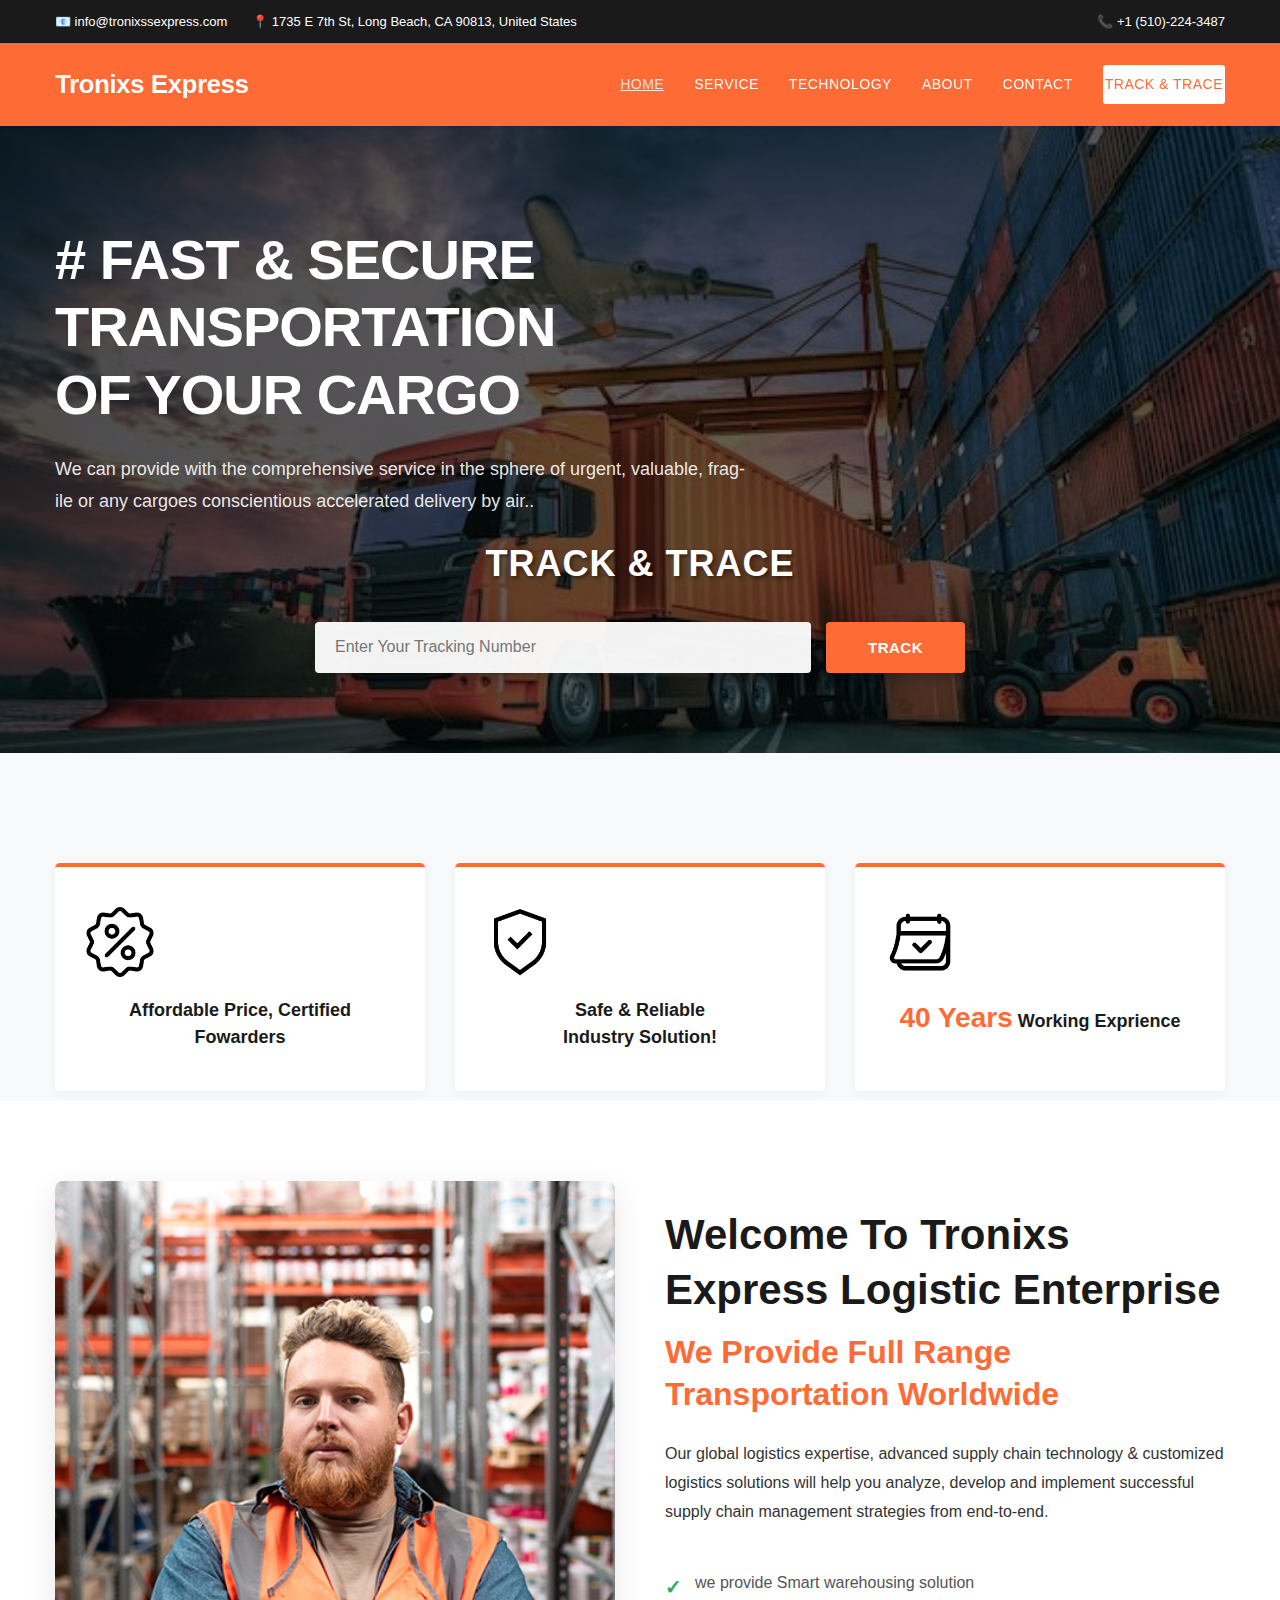
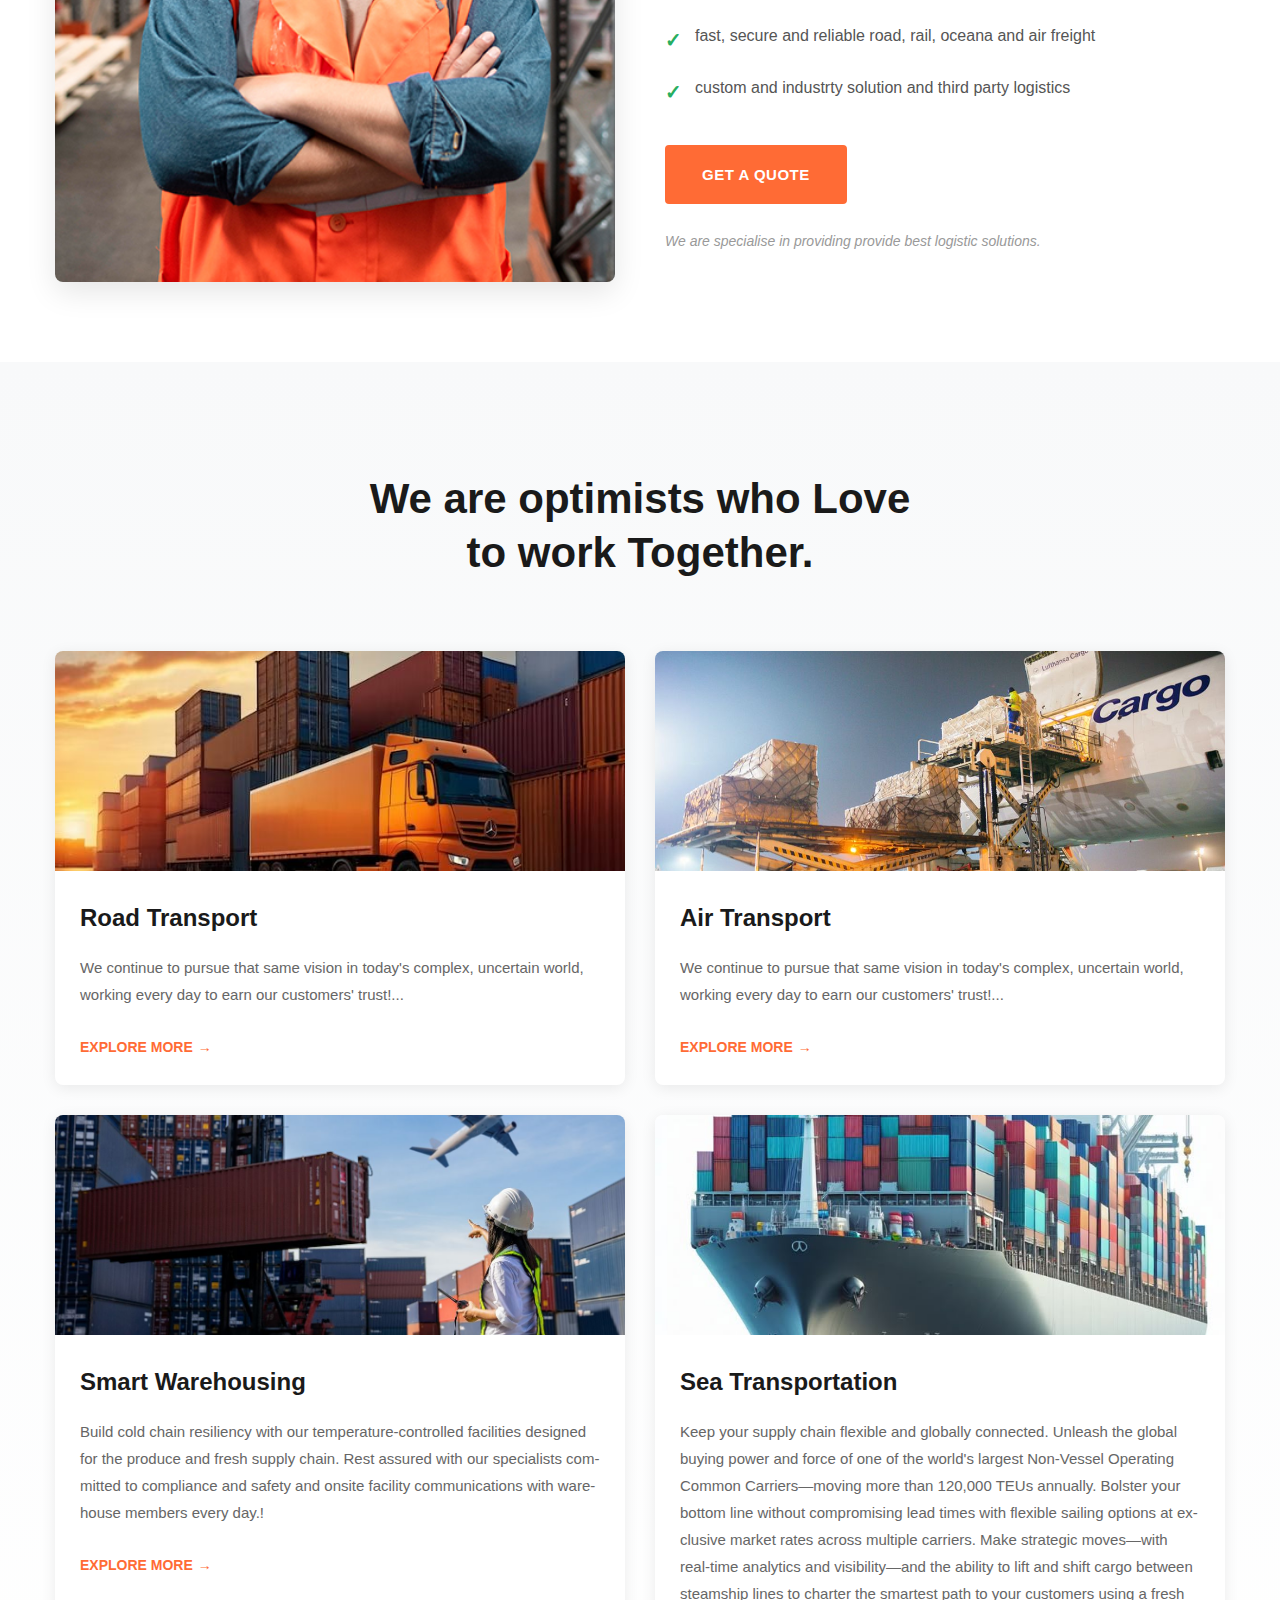
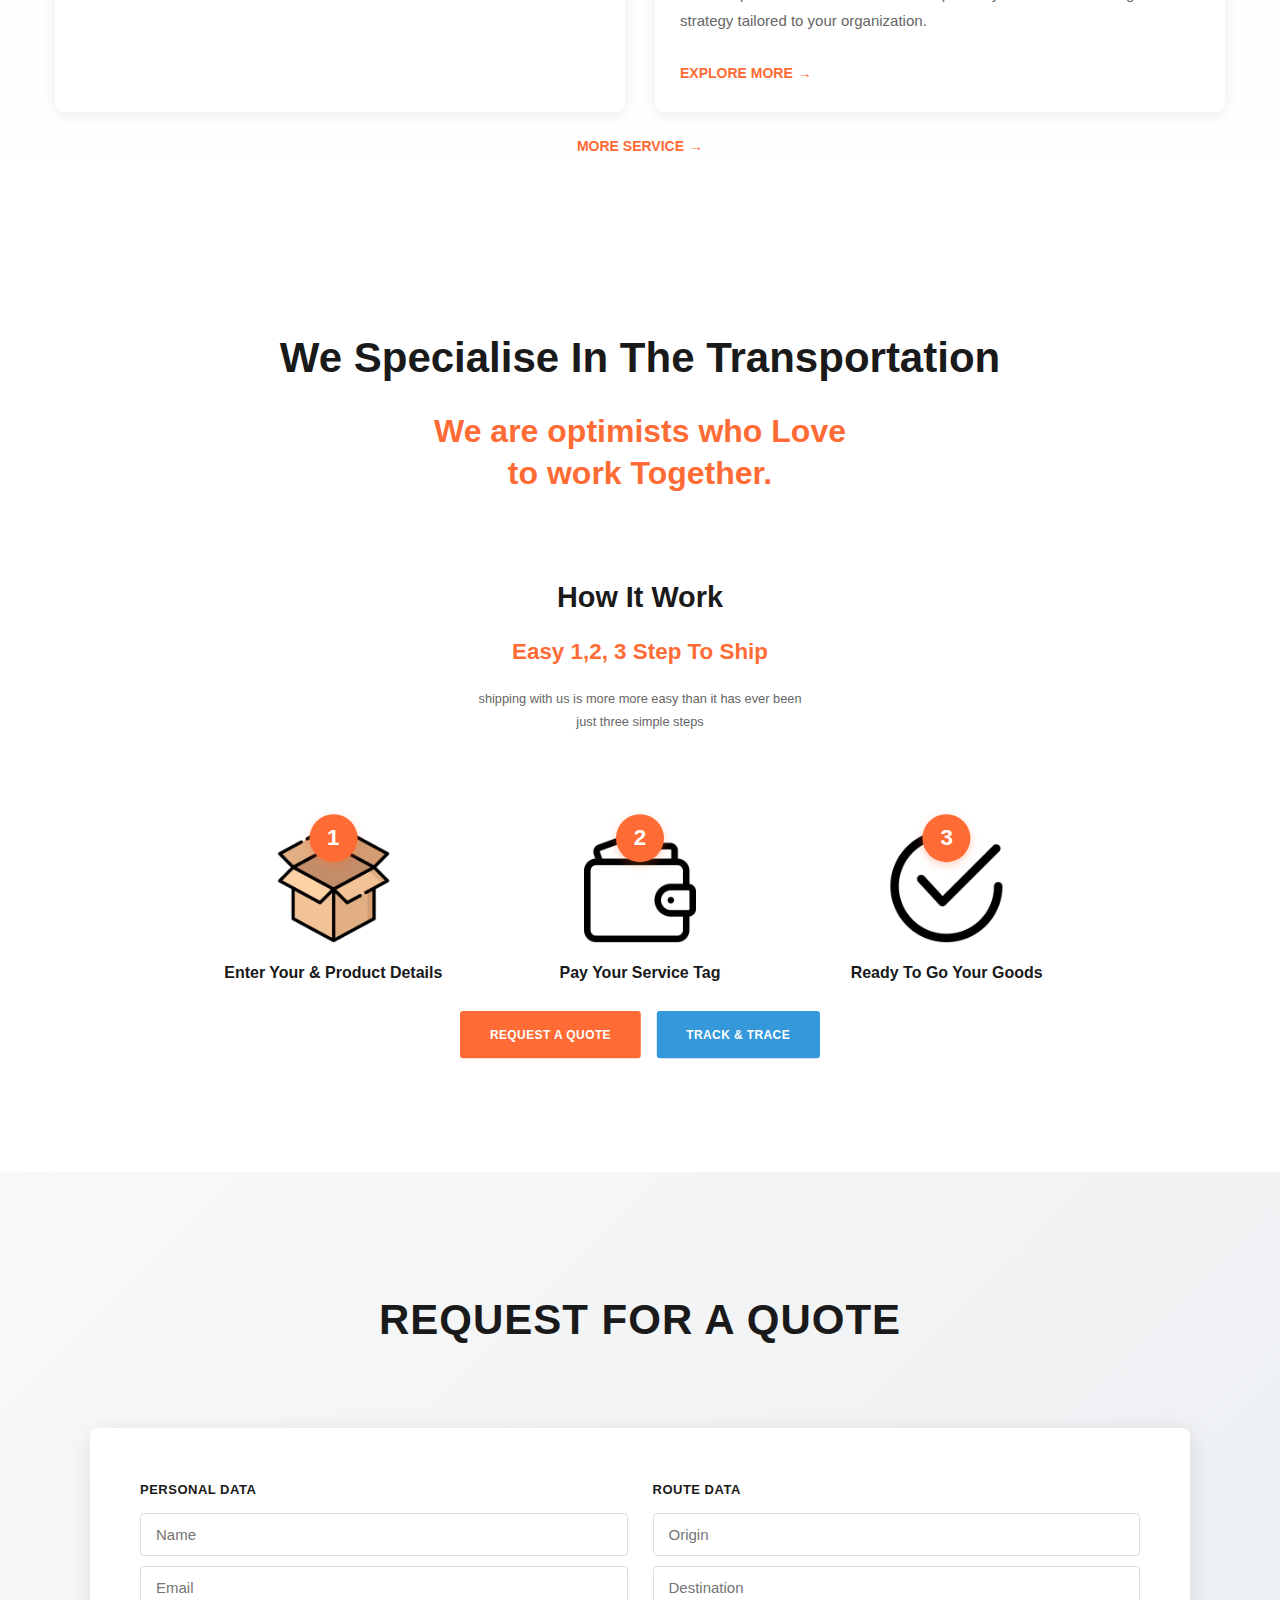
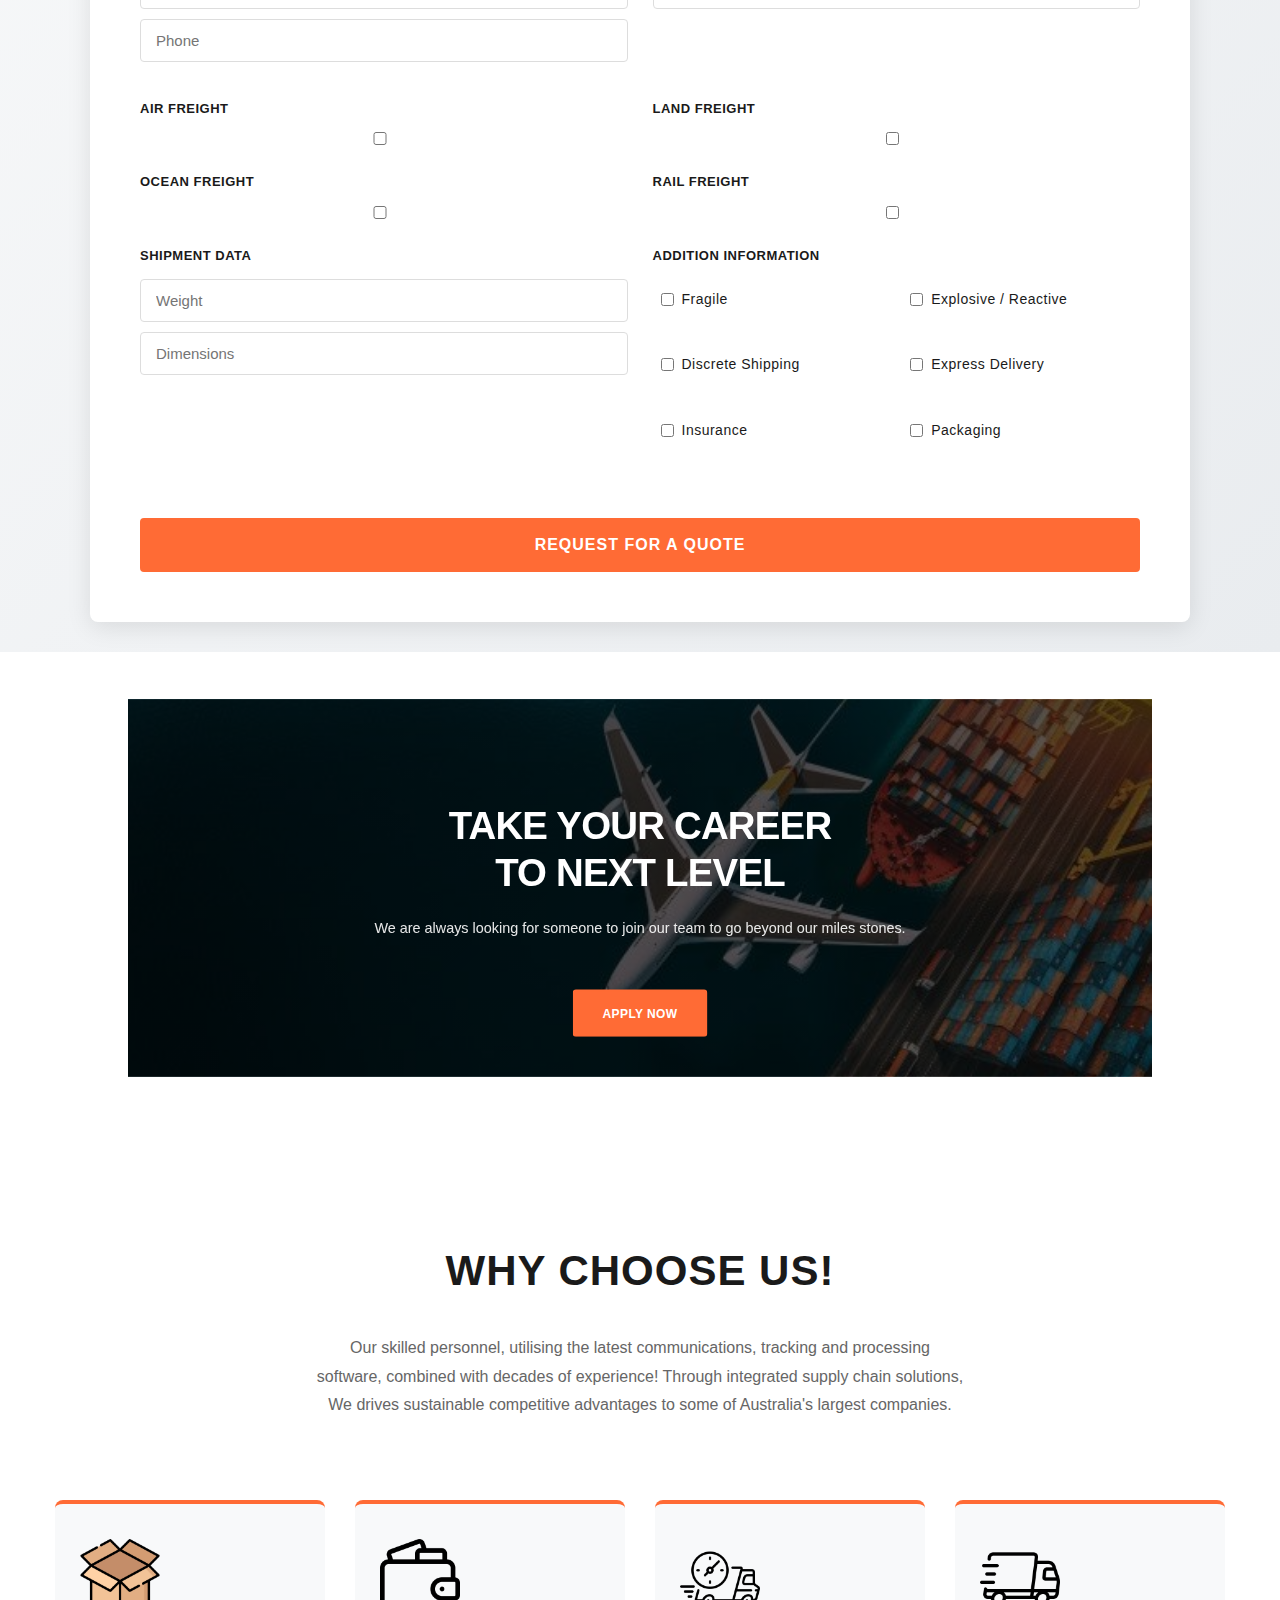
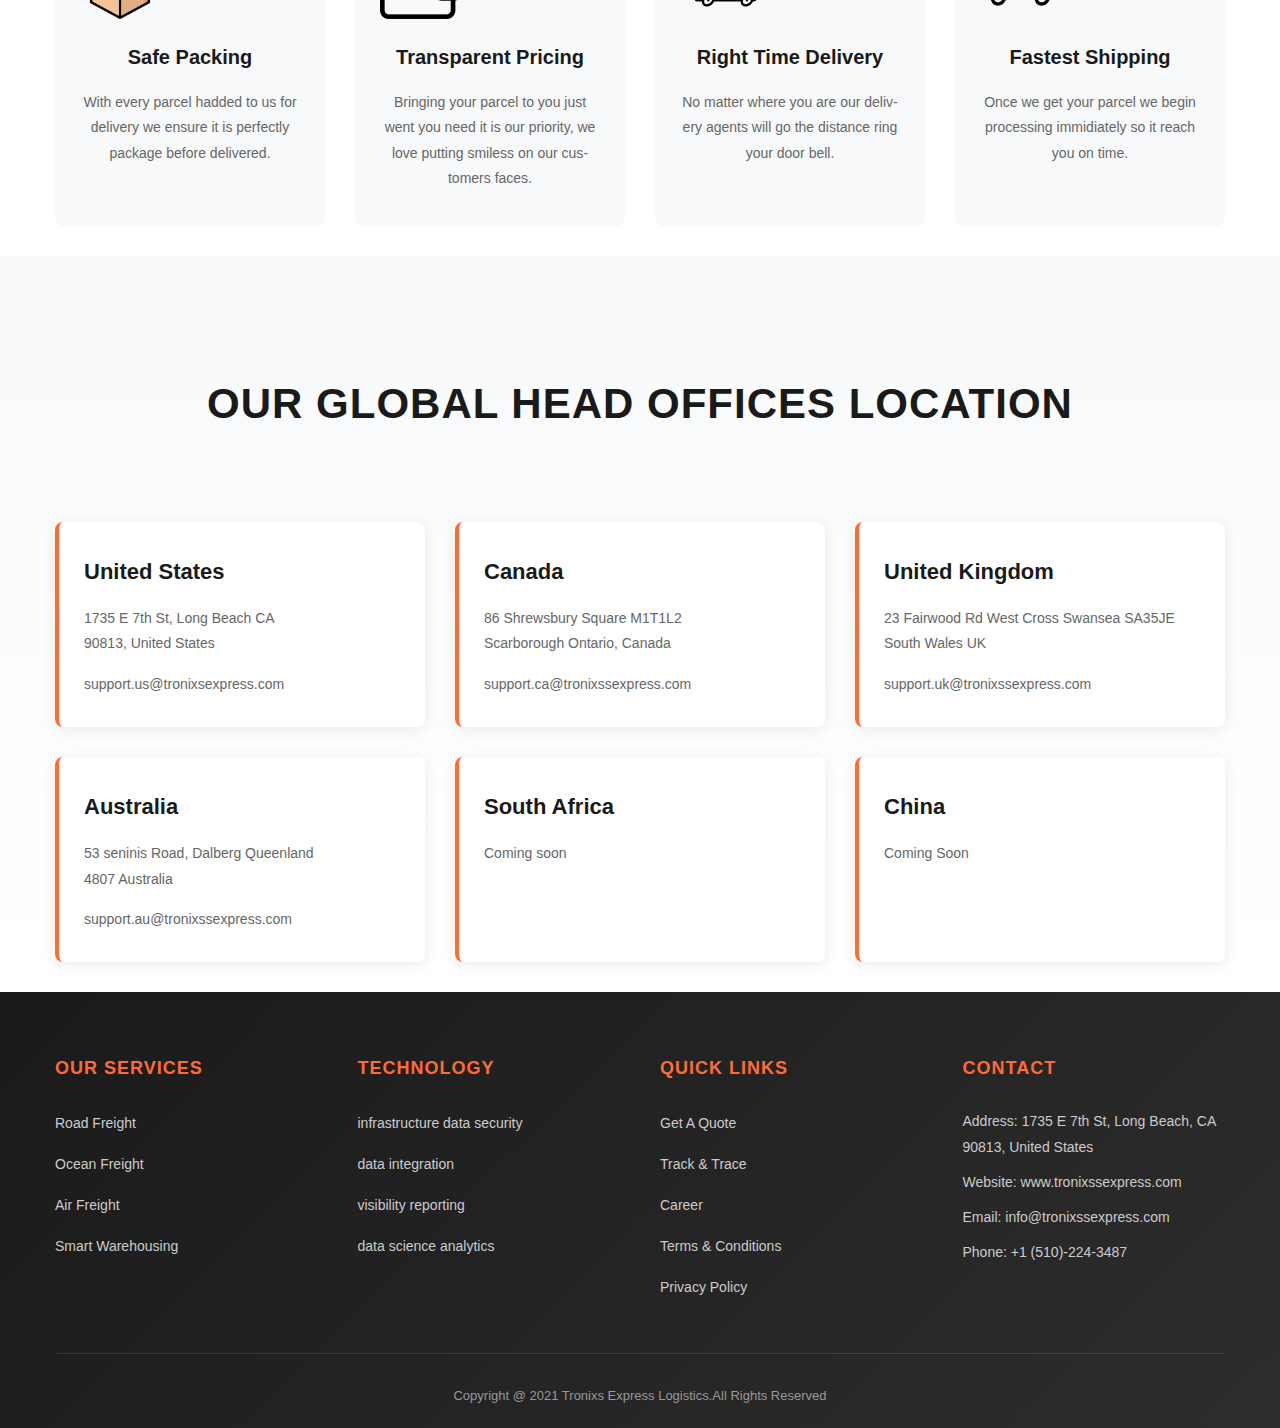
<file: public/index.html>
<!DOCTYPE html>
<html lang="en">
<head>
    <meta charset="UTF-8">
    <meta name="viewport" content="width=device-width, initial-scale=1.0">
    <title>Tronixs Express Logistics - Fast & Secure Transportation</title>
    <link rel="stylesheet" href="css/style.css">
</head>
<body>
    <!-- Top Bar -->
    <div class="top-bar">
        <div class="container">
            <div class="top-bar-content">
                <div class="contact-info">
                    <span>📧 info@tronixssexpress.com</span>
                    <span>📍 1735 E 7th St, Long Beach, CA 90813, United States</span>
                </div>
                <div class="phone-info">
                    <span>📞 +1 (510)-224-3487</span>
                </div>
            </div>
        </div>
    </div>

    <!-- Navigation -->
    <nav class="navbar">
        <div class="container">
            <div class="nav-brand">
                <h2>Tronixs Express</h2>
            </div>
            <button class="mobile-menu-toggle" aria-label="Toggle menu">
                <span></span>
                <span></span>
                <span></span>
            </button>
            <ul class="nav-menu">
                <li><a href="index.html" class="active">Home</a></li>
                <li class="dropdown">
                    <a href="services.html">Service</a>
                    <ul class="dropdown-menu">
                        <li><a href="services.html#road">Road Freight</a></li>
                        <li><a href="services.html#ocean">Ocean Freight</a></li>
                        <li><a href="services.html#air">Air Freight</a></li>
                        <li><a href="services.html#warehouse">Smart Warehousing</a></li>
                    </ul>
                </li>
                <li class="dropdown">
                    <a href="technology.html">Technology</a>
                    <ul class="dropdown-menu">
                        <li><a href="technology.html#infrastructure">infrastructure data security</a></li>
                        <li><a href="technology.html#integration">data integration</a></li>
                        <li><a href="technology.html#visibility">visibility reporting</a></li>
                        <li><a href="technology.html#analytics">data science analytics</a></li>
                    </ul>
                </li>
                <li><a href="about.html">About</a></li>
                <li><a href="contact.html">Contact</a></li>
                <li><a href="track.html" class="track-btn">Track & Trace</a></li>
            </ul>
        </div>
    </nav>

    <!-- Hero Slider -->
    <section class="hero-slider">
        <div class="hero-slide active" style="background-image: url('images/backgroundpp.jpg');">
            <div class="hero-overlay"></div>
            <div class="container">
                <div class="hero-content">
                    <h1># Fast & Secure<br>Transportation<br>of Your Cargo</h1>
                    <p>We can provide with the comprehensive service in the sphere of urgent, valuable, fragile or any cargoes conscientious accelerated delivery by air..</p>
                </div>
            </div>
        </div>
        <div class="hero-slide" style="background-image: url('images/banner23.jpg');">
            <div class="hero-overlay"></div>
            <div class="container">
                <div class="hero-content">
                    <h1># Air Freight<br>That Save<br>Your Time</h1>
                    <p>Serving an impressive list of long-term clients with experience and expertise in multiple industries..</p>
                </div>
            </div>
        </div>
        
        <!-- Track & Trace Form on Banner -->
        <div class="hero-track-form">
            <div class="container">
                <h2>Track & Trace</h2>
                <form class="track-form-main" id="trackFormMain" action="track.html">
                    <input type="text" name="tracking_number" placeholder="Enter Your Tracking Number" required>
                    <button type="submit" class="btn-primary">Track</button>
                </form>
            </div>
        </div>
    </section>

    <!-- Features Banner -->
    <section class="features-banner">
        <div class="container">
            <div class="feature-item scroll-animate slide-up delay-1">
                <img src="images/discount.png" alt="Affordable Price">
                <h3>Affordable Price, Certified Fowarders</h3>
            </div>
            <div class="feature-item scroll-animate slide-up delay-2">
                <img src="images/security.png" alt="Safe & Reliable">
                <h3>Safe & Reliable<br>Industry Solution!</h3>
            </div>
            <div class="feature-item scroll-animate slide-up delay-3">
                <img src="images/calendar.png" alt="40 Years Experience">
                <h3><strong>40 Years</strong> Working Exprience</h3>
            </div>
        </div>
    </section>

    <!-- Welcome Section -->
    <section class="welcome-section">
        <div class="container">
            <div class="welcome-content-wrapper">
                <div class="welcome-image">
                    <img src="images/welcome.jpg" alt="Tronixs Express Logistics">
                </div>
                <div class="welcome-text">
                    <h2>Welcome To Tronixs Express Logistic Enterprise</h2>
                    <h3>We Provide Full Range Transportation Worldwide</h3>
                    <p>Our global logistics expertise, advanced supply chain technology & customized logistics solutions will help you analyze, develop and implement successful supply chain management strategies from end-to-end.</p>
                    <ul class="service-list">
                        <li>we provide Smart warehousing solution</li>
                        <li>fast, secure and reliable road, rail, oceana and air freight</li>
                        <li>custom and industrty solution and third party logistics</li>
                    </ul>
                    <a href="contact.html" class="btn-primary">Get A Quote</a>
                    <p class="sub-text">We are specialise in providing provide best logistic solutions.</p>
                </div>
            </div>
        </div>
    </section>

    <!-- Services Section -->
    <section class="services-section">
        <div class="container">
            <h2 class="scroll-animate fade-in">We are optimists who Love<br>to work Together.</h2>
            <div class="services-grid">
                <div class="service-card scroll-animate slide-up delay-1">
                    <img src="images/roadpic.jpg" alt="Road Transport">
                    <h4>Road Transport</h4>
                    <p>We continue to pursue that same vision in today's complex, uncertain world, working every day to earn our customers' trust!...</p>
                    <a href="services.html#road" class="btn-link">Explore More</a>
                </div>
                <div class="service-card scroll-animate slide-up delay-2">
                    <img src="images/airpic.jpg" alt="Air Transport">
                    <h4>Air Transport</h4>
                    <p>We continue to pursue that same vision in today's complex, uncertain world, working every day to earn our customers' trust!...</p>
                    <a href="services.html#air" class="btn-link">Explore More</a>
                </div>
                <div class="service-card scroll-animate slide-up delay-3">
                    <img src="images/smartwarehousing.jpg" alt="Road Transport">
                    <h4>Smart Warehousing</h4>
                    <p>Build cold chain resiliency with our temperature-controlled facilities designed for the produce and fresh supply chain. Rest assured with our specialists committed to compliance and safety and onsite facility communications with warehouse members every day.!</p>
                    <a href="services.html#road" class="btn-link">Explore More</a>
                </div>
                <div class="service-card scroll-animate slide-up delay-4">
                    <img src="images/seapic.jpg" alt="Air Transport">
                    <h4>Sea Transportation</h4>
                    <p>Keep your supply chain flexible and globally connected. Unleash the global buying power and force of one of the world's largest Non-Vessel Operating Common Carriers—moving more than 120,000 TEUs annually. Bolster your bottom line without compromising lead times with flexible sailing options at exclusive market rates across multiple carriers. Make strategic moves—with real-time analytics and visibility—and the ability to lift and shift cargo between steamship lines to charter the smartest path to your customers using a fresh strategy tailored to your organization.</p>
                    <a href="services.html#air" class="btn-link">Explore More</a>
                </div>
            </div>
            <div class="more-service scroll-animate fade-in delay-5">
                <a href="services.html" class="btn-link">More Service</a>
            </div>
        </div>
    </section>

    <!-- How It Works Section -->
    <section class="how-it-works-section">
        <div class="container">
            <h2 class="scroll-animate fade-in">We Specialise In The Transportation</h2>
            <h3 class="scroll-animate fade-in delay-1">We are optimists who Love<br>to work Together.</h3>
            <div class="how-it-works-content scroll-animate zoom-in">
                <h2>How It Work</h2>
                <h3>Easy 1,2, 3 Step To Ship</h3>
                <p class="subtitle">shipping with us is more more easy than it has ever been<br>just three simple steps</p>
                <div class="steps">
                    <div class="step scroll-animate slide-up delay-1">
                        <img src="images/open-box.png" alt="Step 1">
                        <div class="step-number">1</div>
                        <h4>Enter Your & Product Details</h4>
                    </div>
                    <div class="step scroll-animate slide-up delay-2">
                        <img src="images/wallet.png" alt="Step 2">
                        <div class="step-number">2</div>
                        <h4>Pay Your Service Tag</h4>
                    </div>
                    <div class="step scroll-animate slide-up delay-3">
                        <img src="images/checked.png" alt="Step 3">
                        <div class="step-number">3</div>
                        <h4>Ready To Go Your Goods</h4>
                    </div>
                </div>
                <div class="action-buttons scroll-animate fade-in delay-4">
                    <a href="contact.html" class="btn-primary">Request A Quote</a>
                    <a href="track.html" class="btn-secondary">Track & Trace</a>
                </div>
            </div>
        </div>
    </section>

    <!-- Quote Form Section -->
    <section class="quote-section">
        <div class="container">
            <h2 class="scroll-animate fade-in">Request For A Quote</h2>
            <form id="quoteFormMain" class="quote-form-main scroll-animate slide-up delay-1">
                <div class="form-row">
                    <div class="form-group">
                        <label>Personal Data</label>
                        <input type="text" name="name" placeholder="Name" required>
                        <input type="email" name="email" placeholder="Email" required>
                        <input type="tel" name="phone" placeholder="Phone" required>
                    </div>
                    <div class="form-group">
                        <label>Route Data</label>
                        <input type="text" name="origin" placeholder="Origin" required>
                        <input type="text" name="destination" placeholder="Destination" required>
                    </div>
                </div>
                <div class="form-row">
                    <div class="form-group">
                        <label>Air Freight</label>
                        <input type="checkbox" name="air_freight">
                    </div>
                    <div class="form-group">
                        <label>Land Freight</label>
                        <input type="checkbox" name="land_freight">
                    </div>
                    <div class="form-group">
                        <label>Ocean Freight</label>
                        <input type="checkbox" name="ocean_freight">
                    </div>
                    <div class="form-group">
                        <label>Rail Freight</label>
                        <input type="checkbox" name="rail_freight">
                    </div>
                </div>
                <div class="form-row">
                    <div class="form-group">
                        <label>Shipment Data</label>
                        <input type="text" name="weight" placeholder="Weight">
                        <input type="text" name="dimensions" placeholder="Dimensions">
                    </div>
                    <div class="form-group">
                        <label>Addition Information</label>
                        <div class="checkbox-group">
                            <label><input type="checkbox" name="fragile"> Fragile</label>
                            <label><input type="checkbox" name="explosive"> Explosive / Reactive</label>
                            <label><input type="checkbox" name="discrete"> Discrete Shipping</label>
                            <label><input type="checkbox" name="express"> Express Delivery</label>
                            <label><input type="checkbox" name="insurance"> Insurance</label>
                            <label><input type="checkbox" name="packaging"> Packaging</label>
                        </div>
                    </div>
                </div>
                <button type="submit" class="btn-primary">Request For A Quote</button>
            </form>
            <div id="quoteMessageMain" class="message"></div>
        </div>
    </section>

    <!-- Career Section -->
    <section class="career-section-main scroll-animate zoom-in" style="background-image: url('images/banner22.jpg');">
        <div class="container">
            <h2 class="scroll-animate fade-in">Take Your Career<br>To Next Level</h2>
            <p class="scroll-animate fade-in delay-1">We are always looking for someone to join our team to go beyond our miles stones.</p>
            <a href="contact.html" class="btn-primary scroll-animate slide-up delay-2">Apply Now</a>
        </div>
    </section>

    <!-- Why Choose Us -->
    <section class="why-choose-section">
        <div class="container">
            <h2 class="scroll-animate fade-in">Why Choose Us!</h2>
            <p class="scroll-animate fade-in delay-1">Our skilled personnel, utilising the latest communications, tracking and processing<br>software, combined with decades of experience! Through integrated supply chain solutions,<br>We drives sustainable competitive advantages to some of Australia's largest companies.</p>
            <div class="features-grid">
                <div class="feature-box-item scroll-animate slide-up delay-1">
                    <img src="images/open-box.png" alt="Safe Packing">
                    <h4>Safe Packing</h4>
                    <p>With every parcel hadded to us for delivery we ensure it is perfectly package before delivered.</p>
                </div>
                <div class="feature-box-item scroll-animate slide-up delay-2">
                    <img src="images/wallet.png" alt="Transparent Pricing">
                    <h4>Transparent Pricing</h4>
                    <p>Bringing your parcel to you just went you need it is our priority, we love putting smiless on our customers faces.</p>
                </div>
                <div class="feature-box-item scroll-animate slide-up delay-3">
                    <img src="images/fast-delivery.png" alt="Right Time Delivery">
                    <h4>Right Time Delivery</h4>
                    <p>No matter where you are our delivery agents will go the distance ring your door bell.</p>
                </div>
                <div class="feature-box-item scroll-animate slide-up delay-4">
                    <img src="images/express-delivery.png" alt="Fastest Shipping">
                    <h4>Fastest Shipping</h4>
                    <p>Once we get your parcel we begin processing immidiately so it reach you on time.</p>
                </div>
            </div>
        </div>
    </section>

    <!-- Global Offices -->
    <section class="global-offices-section">
        <div class="container">
            <h2 class="scroll-animate fade-in">Our Global Head Offices Location</h2>
            <div class="offices-grid">
                <div class="office-card scroll-animate slide-up delay-1">
                    <h4>United States</h4>
                    <p>1735 E 7th St, Long Beach CA<br>90813, United States</p>
                    <p>support.us@tronixsexpress.com</p>
                </div>
                <div class="office-card scroll-animate slide-up delay-2">
                    <h4>Canada</h4>
                    <p>86 Shrewsbury Square M1T1L2<br>Scarborough Ontario, Canada</p>
                    <p>support.ca@tronixssexpress.com</p>
                </div>
                <div class="office-card scroll-animate slide-up delay-3">
                    <h4>United Kingdom</h4>
                    <p>23 Fairwood Rd West Cross Swansea SA35JE<br>South Wales UK</p>
                    <p>support.uk@tronixssexpress.com</p>
                </div>
                <div class="office-card scroll-animate slide-up delay-4">
                    <h4>Australia</h4>
                    <p>53 seninis Road, Dalberg Queenland<br>4807 Australia</p>
                    <p>support.au@tronixssexpress.com</p>
                </div>
                <div class="office-card scroll-animate slide-up delay-5">
                    <h4>South Africa</h4>
                    <p>Coming soon</p>
                </div>
                <div class="office-card scroll-animate slide-up delay-1">
                    <h4>China</h4>
                    <p>Coming Soon</p>
                </div>
            </div>
        </div>
    </section>

    <!-- Footer -->
    <footer class="footer">
        <div class="container">
            <div class="footer-content">
                <div class="footer-section">
                    <h4>Our Services</h4>
                    <ul>
                        <li><a href="services.html#road">Road Freight</a></li>
                        <li><a href="services.html#ocean">Ocean Freight</a></li>
                        <li><a href="services.html#air">Air Freight</a></li>
                        <li><a href="services.html#warehouse">Smart Warehousing</a></li>
                    </ul>
                </div>
                <div class="footer-section">
                    <h4>Technology</h4>
                    <ul>
                        <li><a href="technology.html#infrastructure">infrastructure data security</a></li>
                        <li><a href="technology.html#integration">data integration</a></li>
                        <li><a href="technology.html#visibility">visibility reporting</a></li>
                        <li><a href="technology.html#analytics">data science analytics</a></li>
                    </ul>
                </div>
                <div class="footer-section">
                    <h4>Quick Links</h4>
                    <ul>
                        <li><a href="contact.html">Get A Quote</a></li>
                        <li><a href="track.html">Track & Trace</a></li>
                        <li><a href="about.html">Career</a></li>
                        <li><a href="#">Terms & Conditions</a></li>
                        <li><a href="#">Privacy Policy</a></li>
                    </ul>
                </div>
                <div class="footer-section">
                    <h4>Contact</h4>
                    <p>Address: 1735 E 7th St, Long Beach, CA 90813, United States</p>
                    <p>Website: www.tronixssexpress.com</p>
                    <p>Email: info@tronixssexpress.com</p>
                    <p>Phone: +1 (510)-224-3487</p>
                </div>
            </div>
            <div class="footer-bottom">
                <p>Copyright @ 2021 Tronixs Express Logistics.All Rights Reserved</p>
            </div>
        </div>
    </footer>

    <script src="js/main.js"></script>
</body>
</html>
</file>
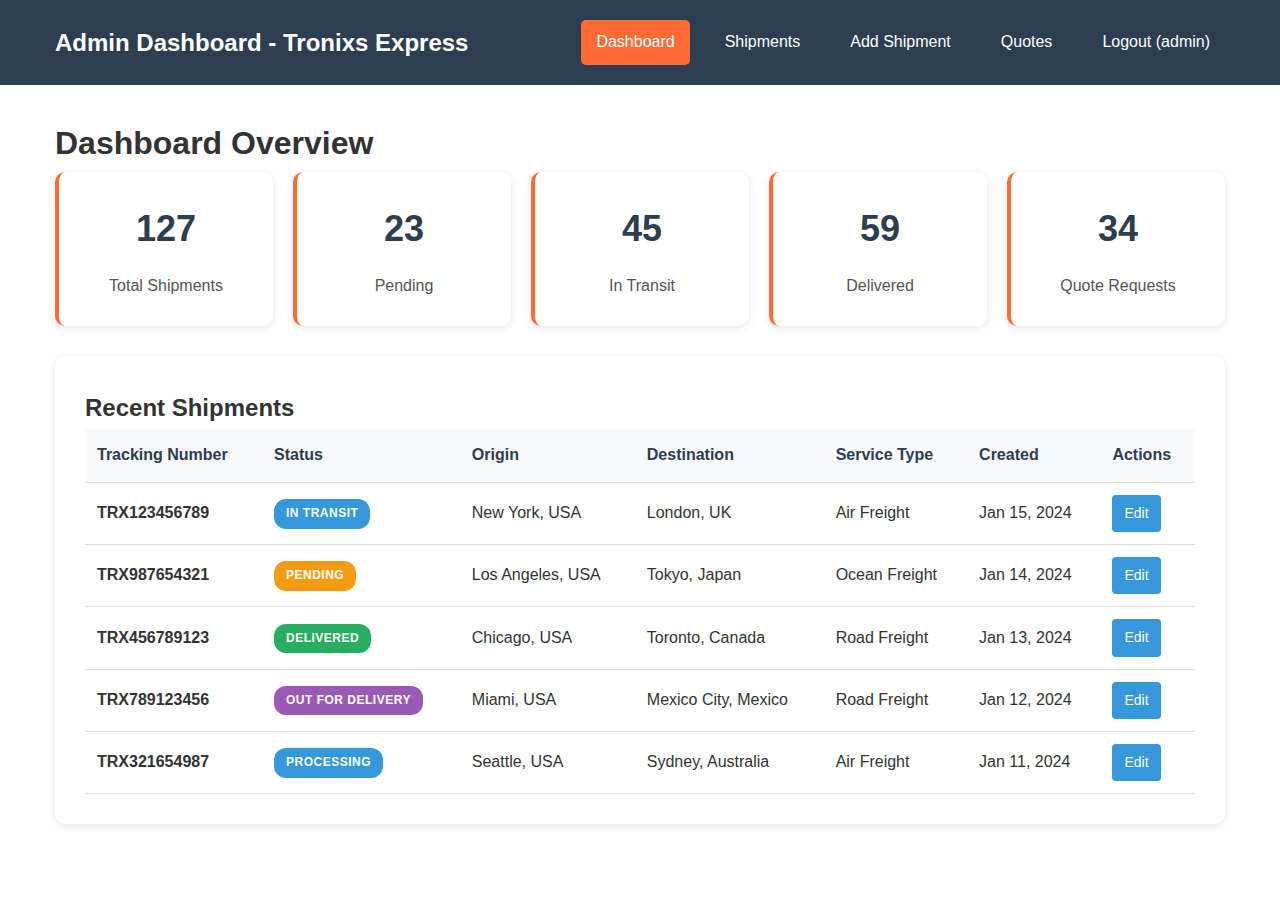
<file: dashboard.html>
<!DOCTYPE html>
<html lang="en">
<head>
    <meta charset="UTF-8">
    <meta name="viewport" content="width=device-width, initial-scale=1.0">
    <title>Admin Dashboard - Tronixs Express</title>
    <link rel="stylesheet" href="../public/css/style.css">
    <style>
        .admin-header {
            background: #2c3e50;
            color: #fff;
            padding: 20px 0;
            margin-bottom: 30px;
        }
        .admin-header .container {
            display: flex;
            justify-content: space-between;
            align-items: center;
            flex-wrap: wrap;
        }
        .admin-nav {
            display: flex;
            gap: 20px;
            flex-wrap: wrap;
        }
        .admin-nav a {
            color: #fff;
            text-decoration: none;
            padding: 8px 15px;
            border-radius: 5px;
            transition: background 0.3s;
        }
        .admin-nav a:hover,
        .admin-nav a.active {
            background: #ff6b35;
        }
        .stats-grid {
            display: grid;
            grid-template-columns: repeat(auto-fit, minmax(200px, 1fr));
            gap: 20px;
            margin-bottom: 30px;
        }
        .stat-card {
            background: #fff;
            padding: 25px;
            border-radius: 10px;
            box-shadow: 0 2px 10px rgba(0,0,0,0.1);
            text-align: center;
            border-left: 4px solid #ff6b35;
        }
        .stat-card h3 {
            font-size: 36px;
            margin-bottom: 10px;
            color: #2c3e50;
        }
        .stat-card p {
            color: #555;
            font-size: 16px;
        }
        .table-container {
            background: #fff;
            padding: 30px;
            border-radius: 10px;
            box-shadow: 0 2px 10px rgba(0,0,0,0.1);
        }
        table {
            width: 100%;
            border-collapse: collapse;
        }
        th, td {
            padding: 12px;
            text-align: left;
            border-bottom: 1px solid #ddd;
        }
        th {
            background: #f8f9fa;
            font-weight: 600;
            color: #2c3e50;
        }
        tr:hover {
            background: #f8f9fa;
        }
        .btn-small {
            padding: 6px 12px;
            font-size: 14px;
            border-radius: 4px;
            text-decoration: none;
            display: inline-block;
            margin-right: 5px;
        }
        .btn-edit {
            background: #3498db;
            color: #fff;
        }
        .btn-edit:hover {
            background: #2980b9;
        }
        .status-badge {
            padding: 4px 12px;
            border-radius: 12px;
            font-size: 12px;
            font-weight: 600;
        }
        .status-pending { background: #f39c12; color: #fff; }
        .status-processing { background: #3498db; color: #fff; }
        .status-in-transit { background: #3498db; color: #fff; }
        .status-out-for-delivery { background: #9b59b6; color: #fff; }
        .status-delivered { background: #27ae60; color: #fff; }
    </style>
</head>
<body>
    <div class="admin-header">
        <div class="container">
            <h2>Admin Dashboard - Tronixs Express</h2>
            <div class="admin-nav">
                <a href="dashboard.html" class="active">Dashboard</a>
                <a href="shipments.html">Shipments</a>
                <a href="add-shipment.html">Add Shipment</a>
                <a href="quotes.html">Quotes</a>
                <a href="login.html">Logout (admin)</a>
            </div>
        </div>
    </div>

    <div class="container">
        <h1>Dashboard Overview</h1>
        
        <div class="stats-grid">
            <div class="stat-card">
                <h3>127</h3>
                <p>Total Shipments</p>
            </div>
            <div class="stat-card">
                <h3>23</h3>
                <p>Pending</p>
            </div>
            <div class="stat-card">
                <h3>45</h3>
                <p>In Transit</p>
            </div>
            <div class="stat-card">
                <h3>59</h3>
                <p>Delivered</p>
            </div>
            <div class="stat-card">
                <h3>34</h3>
                <p>Quote Requests</p>
            </div>
        </div>

        <div class="table-container">
            <h2>Recent Shipments</h2>
            <table>
                <thead>
                    <tr>
                        <th>Tracking Number</th>
                        <th>Status</th>
                        <th>Origin</th>
                        <th>Destination</th>
                        <th>Service Type</th>
                        <th>Created</th>
                        <th>Actions</th>
                    </tr>
                </thead>
                <tbody>
                    <tr>
                        <td><strong>TRX123456789</strong></td>
                        <td>
                            <span class="status-badge status-in-transit">
                                In Transit
                            </span>
                        </td>
                        <td>New York, USA</td>
                        <td>London, UK</td>
                        <td>Air Freight</td>
                        <td>Jan 15, 2024</td>
                        <td>
                            <a href="edit-shipment.html?id=1" class="btn-small btn-edit">Edit</a>
                        </td>
                    </tr>
                    <tr>
                        <td><strong>TRX987654321</strong></td>
                        <td>
                            <span class="status-badge status-pending">
                                Pending
                            </span>
                        </td>
                        <td>Los Angeles, USA</td>
                        <td>Tokyo, Japan</td>
                        <td>Ocean Freight</td>
                        <td>Jan 14, 2024</td>
                        <td>
                            <a href="edit-shipment.html?id=2" class="btn-small btn-edit">Edit</a>
                        </td>
                    </tr>
                    <tr>
                        <td><strong>TRX456789123</strong></td>
                        <td>
                            <span class="status-badge status-delivered">
                                Delivered
                            </span>
                        </td>
                        <td>Chicago, USA</td>
                        <td>Toronto, Canada</td>
                        <td>Road Freight</td>
                        <td>Jan 13, 2024</td>
                        <td>
                            <a href="edit-shipment.html?id=3" class="btn-small btn-edit">Edit</a>
                        </td>
                    </tr>
                    <tr>
                        <td><strong>TRX789123456</strong></td>
                        <td>
                            <span class="status-badge status-out-for-delivery">
                                Out for Delivery
                            </span>
                        </td>
                        <td>Miami, USA</td>
                        <td>Mexico City, Mexico</td>
                        <td>Road Freight</td>
                        <td>Jan 12, 2024</td>
                        <td>
                            <a href="edit-shipment.html?id=4" class="btn-small btn-edit">Edit</a>
                        </td>
                    </tr>
                    <tr>
                        <td><strong>TRX321654987</strong></td>
                        <td>
                            <span class="status-badge status-processing">
                                Processing
                            </span>
                        </td>
                        <td>Seattle, USA</td>
                        <td>Sydney, Australia</td>
                        <td>Air Freight</td>
                        <td>Jan 11, 2024</td>
                        <td>
                            <a href="edit-shipment.html?id=5" class="btn-small btn-edit">Edit</a>
                        </td>
                    </tr>
                </tbody>
            </table>
        </div>
    </div>
</body>
</html>
</file>
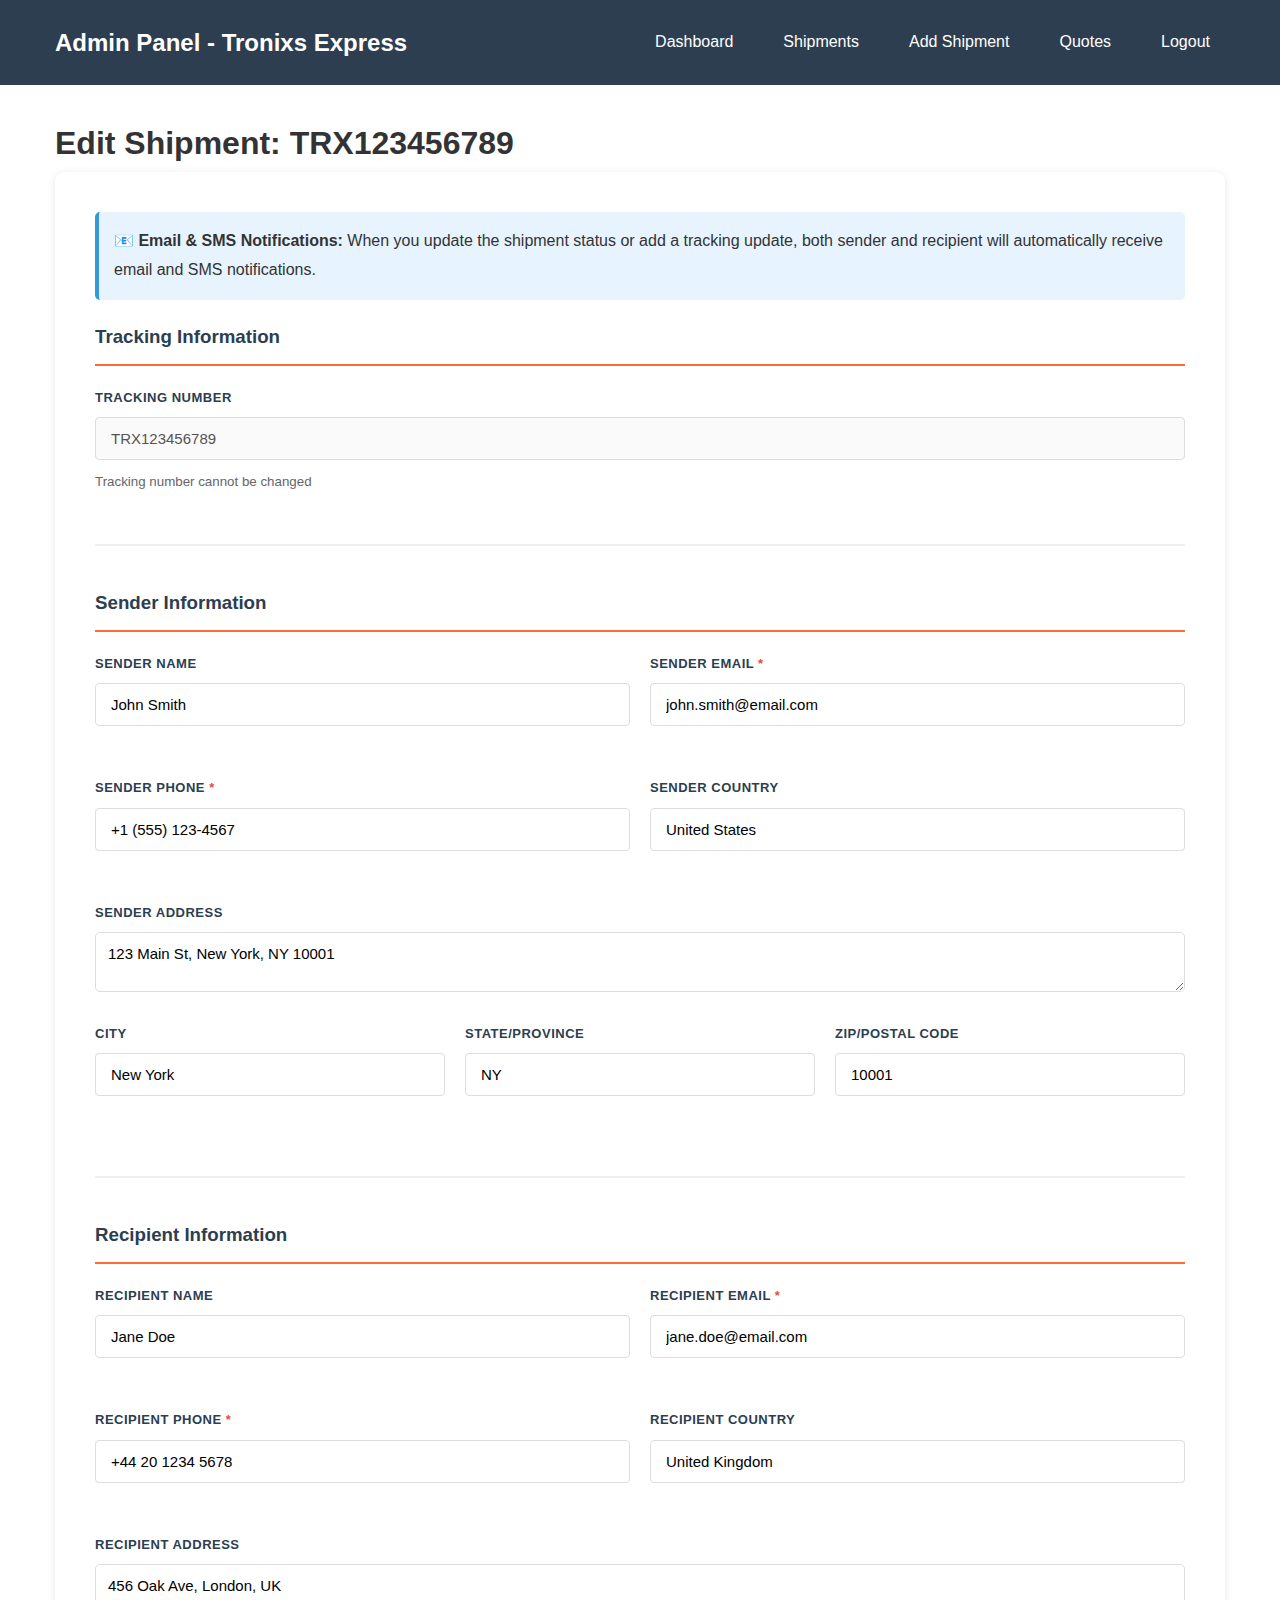
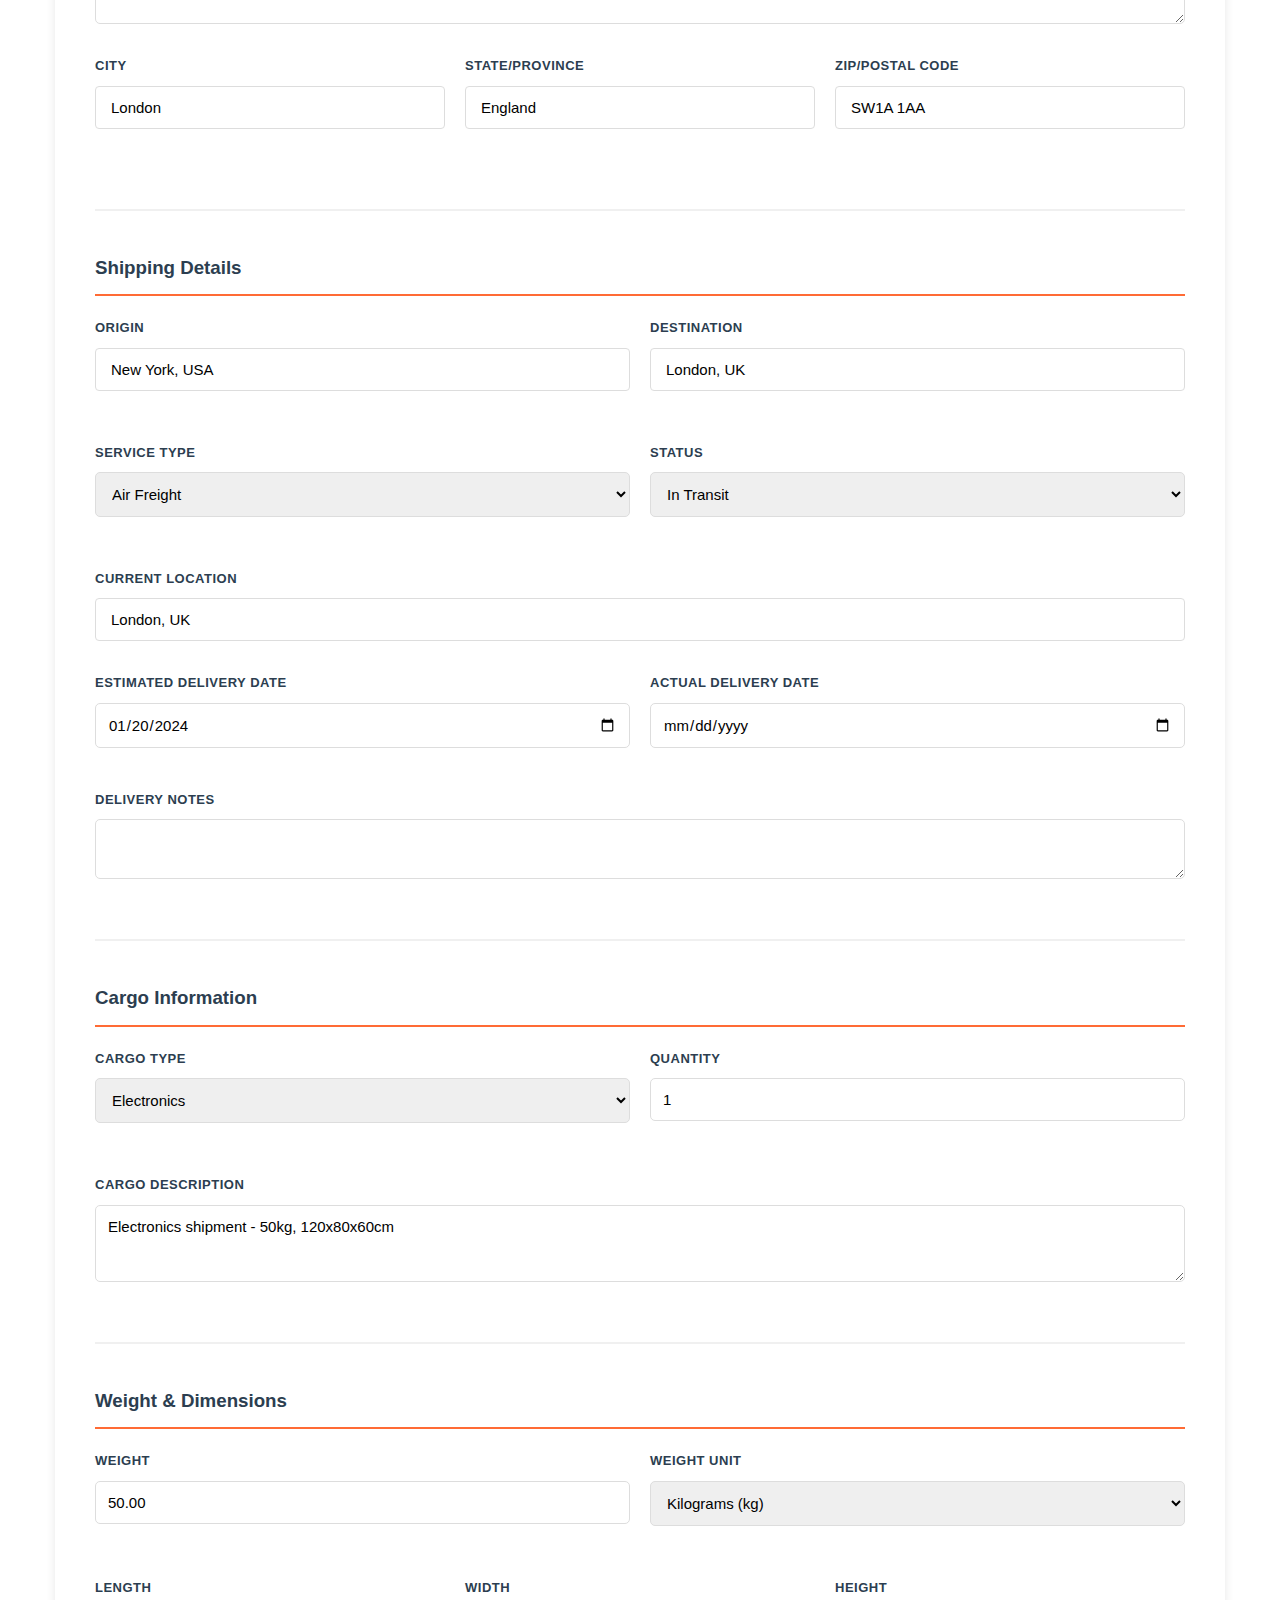
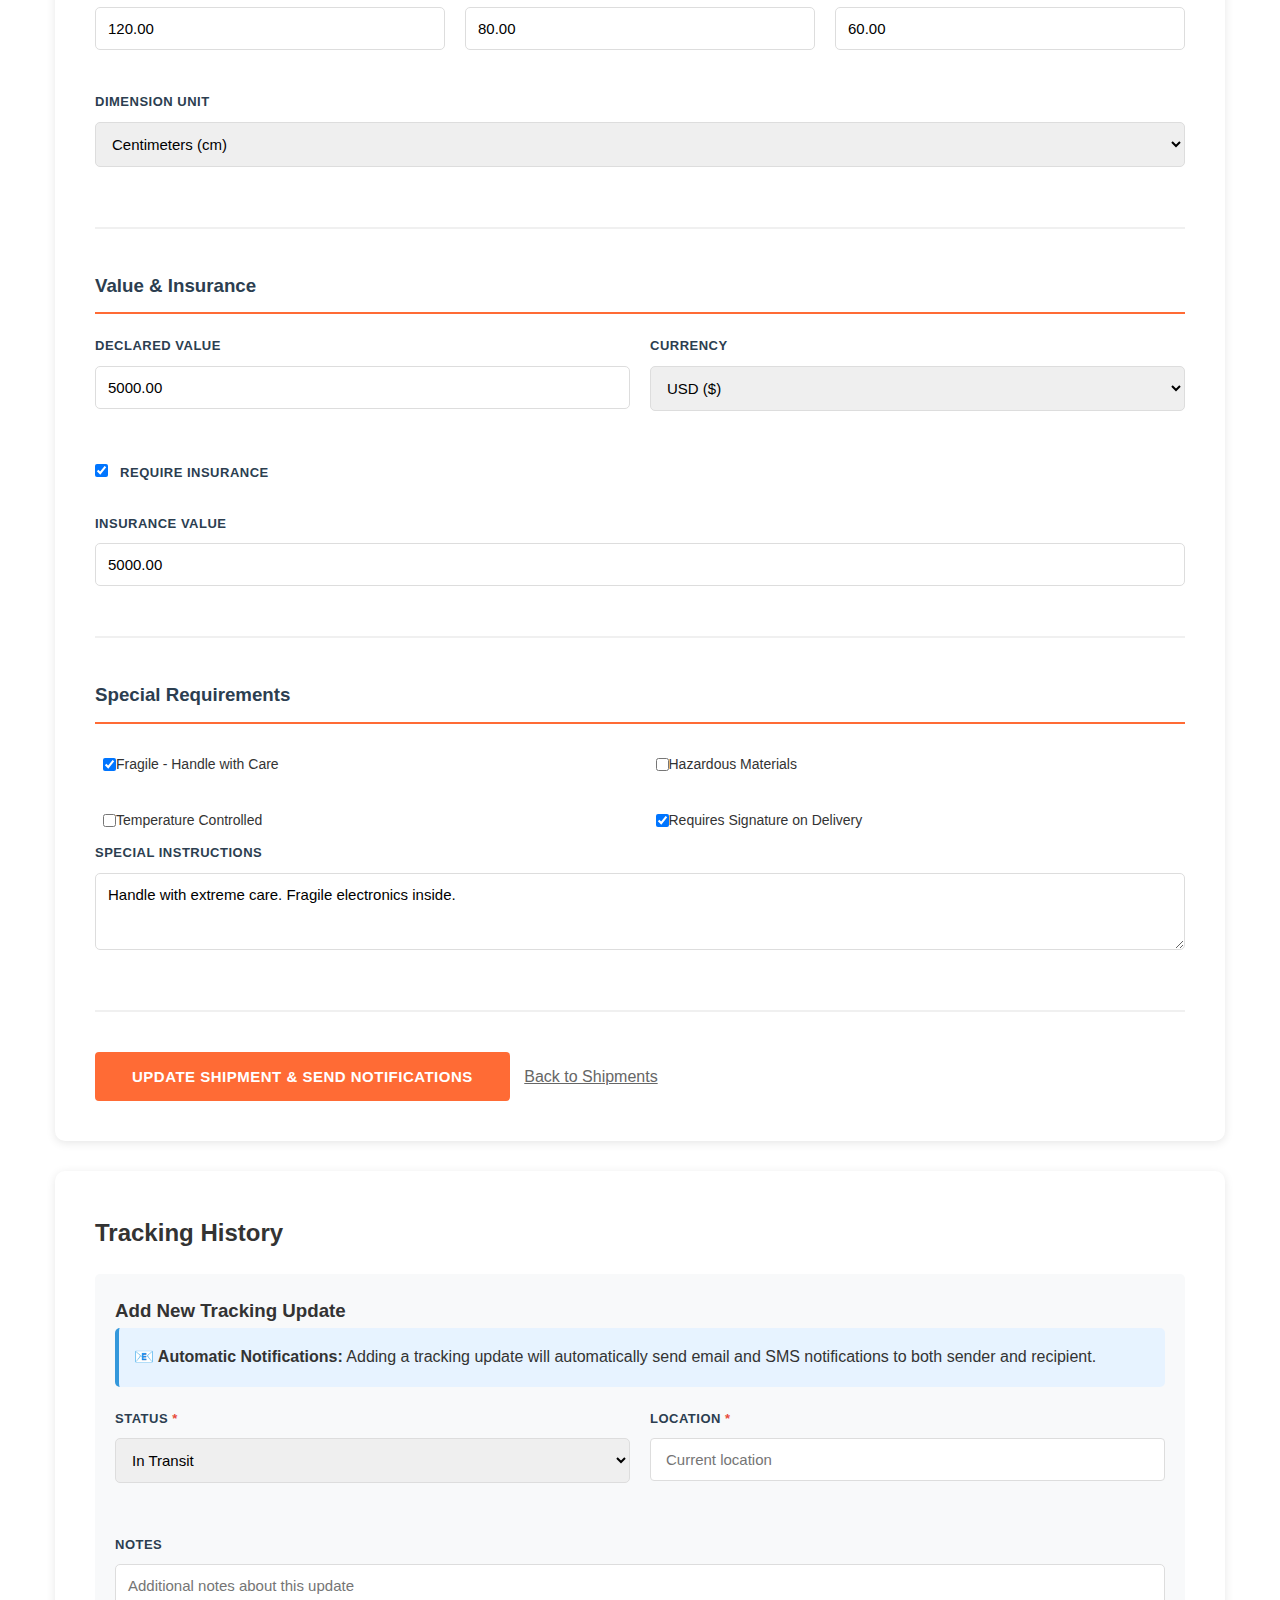
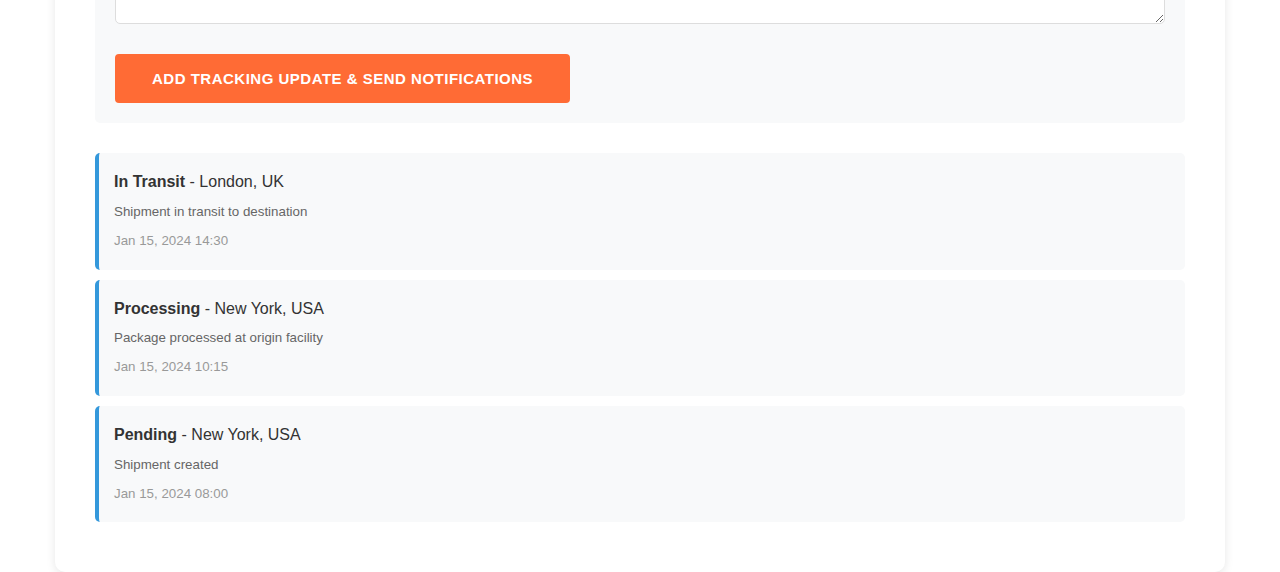
<file: edit-shipment.html>
<!DOCTYPE html>
<html lang="en">
<head>
    <meta charset="UTF-8">
    <meta name="viewport" content="width=device-width, initial-scale=1.0">
    <title>Edit Shipment - Admin</title>
    <link rel="stylesheet" href="../public/css/style.css">
    <style>
        .admin-header {
            background: #2c3e50;
            color: #fff;
            padding: 20px 0;
            margin-bottom: 30px;
        }
        .admin-header .container {
            display: flex;
            justify-content: space-between;
            align-items: center;
            flex-wrap: wrap;
        }
        .admin-nav {
            display: flex;
            gap: 20px;
            flex-wrap: wrap;
        }
        .admin-nav a {
            color: #fff;
            text-decoration: none;
            padding: 8px 15px;
            border-radius: 5px;
            transition: background 0.3s;
        }
        .admin-nav a:hover,
        .admin-nav a.active {
            background: #ff6b35;
        }
        .form-container {
            background: #fff;
            padding: 40px;
            border-radius: 10px;
            box-shadow: 0 2px 10px rgba(0,0,0,0.1);
            max-width: 1200px;
            margin-bottom: 30px;
        }
        .form-section {
            margin-bottom: 40px;
            padding-bottom: 30px;
            border-bottom: 2px solid #f0f0f0;
        }
        .form-section:last-child {
            border-bottom: none;
        }
        .form-section h3 {
            color: #2c3e50;
            margin-bottom: 20px;
            padding-bottom: 10px;
            border-bottom: 2px solid #ff6b35;
        }
        .form-row {
            display: grid;
            grid-template-columns: repeat(2, 1fr);
            gap: 20px;
            margin-bottom: 20px;
        }
        .form-row-3 {
            display: grid;
            grid-template-columns: repeat(3, 1fr);
            gap: 20px;
            margin-bottom: 20px;
        }
        .form-group {
            margin-bottom: 20px;
        }
        .form-group label {
            display: block;
            margin-bottom: 8px;
            color: #2c3e50;
            font-weight: 600;
        }
        .form-group input,
        .form-group select,
        .form-group textarea {
            width: 100%;
            padding: 12px;
            border: 1px solid #ddd;
            border-radius: 5px;
            font-size: 15px;
            box-sizing: border-box;
            font-family: inherit;
        }
        .form-group textarea {
            resize: vertical;
        }
        .form-group input[type="checkbox"] {
            width: auto;
            margin-right: 8px;
        }
        .checkbox-group {
            display: grid;
            grid-template-columns: repeat(2, 1fr);
            gap: 15px;
        }
        .history-container {
            background: #fff;
            padding: 40px;
            border-radius: 10px;
            box-shadow: 0 2px 10px rgba(0,0,0,0.1);
        }
        .history-item {
            padding: 15px;
            margin-bottom: 10px;
            background: #f8f9fa;
            border-radius: 5px;
            border-left: 4px solid #3498db;
        }
        .history-form {
            background: #f8f9fa;
            padding: 20px;
            border-radius: 5px;
            margin-top: 20px;
        }
        .required {
            color: #e74c3c;
        }
        .notification-info {
            background: #e7f3ff;
            padding: 15px;
            border-radius: 5px;
            margin-bottom: 20px;
            border-left: 4px solid #3498db;
        }
        @media (max-width: 768px) {
            .form-row, .form-row-3 {
                grid-template-columns: 1fr;
            }
            .checkbox-group {
                grid-template-columns: 1fr;
            }
        }
    </style>
</head>
<body>
    <div class="admin-header">
        <div class="container">
            <h2>Admin Panel - Tronixs Express</h2>
            <div class="admin-nav">
                <a href="dashboard.html">Dashboard</a>
                <a href="shipments.html">Shipments</a>
                <a href="add-shipment.html">Add Shipment</a>
                <a href="quotes.html">Quotes</a>
                <a href="login.html">Logout</a>
            </div>
        </div>
    </div>

    <div class="container">
        <h1>Edit Shipment: TRX123456789</h1>
        
        <div class="form-container">
            <div class="notification-info">
                <strong>📧 Email & SMS Notifications:</strong> When you update the shipment status or add a tracking update, both sender and recipient will automatically receive email and SMS notifications.
            </div>
            
            <form>
                <!-- Tracking Information -->
                <div class="form-section">
                    <h3>Tracking Information</h3>
                    <div class="form-group">
                        <label>Tracking Number</label>
                        <input type="text" value="TRX123456789" disabled>
                        <small style="color: #666;">Tracking number cannot be changed</small>
                    </div>
                </div>

                <!-- Sender Information -->
                <div class="form-section">
                    <h3>Sender Information</h3>
                    <div class="form-row">
                        <div class="form-group">
                            <label>Sender Name</label>
                            <input type="text" name="sender_name" value="John Smith">
                        </div>
                        <div class="form-group">
                            <label>Sender Email <span class="required">*</span></label>
                            <input type="email" name="sender_email" required value="john.smith@email.com">
                        </div>
                    </div>
                    <div class="form-row">
                        <div class="form-group">
                            <label>Sender Phone <span class="required">*</span></label>
                            <input type="tel" name="sender_phone" required value="+1 (555) 123-4567">
                        </div>
                        <div class="form-group">
                            <label>Sender Country</label>
                            <input type="text" name="sender_country" value="United States">
                        </div>
                    </div>
                    <div class="form-group">
                        <label>Sender Address</label>
                        <textarea name="sender_address" rows="2">123 Main St, New York, NY 10001</textarea>
                    </div>
                    <div class="form-row-3">
                        <div class="form-group">
                            <label>City</label>
                            <input type="text" name="sender_city" value="New York">
                        </div>
                        <div class="form-group">
                            <label>State/Province</label>
                            <input type="text" name="sender_state" value="NY">
                        </div>
                        <div class="form-group">
                            <label>ZIP/Postal Code</label>
                            <input type="text" name="sender_zip" value="10001">
                        </div>
                    </div>
                </div>

                <!-- Recipient Information -->
                <div class="form-section">
                    <h3>Recipient Information</h3>
                    <div class="form-row">
                        <div class="form-group">
                            <label>Recipient Name</label>
                            <input type="text" name="recipient_name" value="Jane Doe">
                        </div>
                        <div class="form-group">
                            <label>Recipient Email <span class="required">*</span></label>
                            <input type="email" name="recipient_email" required value="jane.doe@email.com">
                        </div>
                    </div>
                    <div class="form-row">
                        <div class="form-group">
                            <label>Recipient Phone <span class="required">*</span></label>
                            <input type="tel" name="recipient_phone" required value="+44 20 1234 5678">
                        </div>
                        <div class="form-group">
                            <label>Recipient Country</label>
                            <input type="text" name="recipient_country" value="United Kingdom">
                        </div>
                    </div>
                    <div class="form-group">
                        <label>Recipient Address</label>
                        <textarea name="recipient_address" rows="2">456 Oak Ave, London, UK</textarea>
                    </div>
                    <div class="form-row-3">
                        <div class="form-group">
                            <label>City</label>
                            <input type="text" name="recipient_city" value="London">
                        </div>
                        <div class="form-group">
                            <label>State/Province</label>
                            <input type="text" name="recipient_state" value="England">
                        </div>
                        <div class="form-group">
                            <label>ZIP/Postal Code</label>
                            <input type="text" name="recipient_zip" value="SW1A 1AA">
                        </div>
                    </div>
                </div>

                <!-- Shipping Details -->
                <div class="form-section">
                    <h3>Shipping Details</h3>
                    <div class="form-row">
                        <div class="form-group">
                            <label>Origin</label>
                            <input type="text" name="origin" value="New York, USA">
                        </div>
                        <div class="form-group">
                            <label>Destination</label>
                            <input type="text" name="destination" value="London, UK">
                        </div>
                    </div>
                    <div class="form-row">
                        <div class="form-group">
                            <label>Service Type</label>
                            <select name="service_type">
                                <option value="">Select Service</option>
                                <option value="Air Freight" selected>Air Freight</option>
                                <option value="Road Freight">Road Freight</option>
                                <option value="Ocean Freight">Ocean Freight</option>
                                <option value="Rail Freight">Rail Freight</option>
                            </select>
                        </div>
                        <div class="form-group">
                            <label>Status</label>
                            <select name="status">
                                <option value="Pending">Pending</option>
                                <option value="Processing">Processing</option>
                                <option value="In Transit" selected>In Transit</option>
                                <option value="Out for Delivery">Out for Delivery</option>
                                <option value="Delivered">Delivered</option>
                            </select>
                        </div>
                    </div>
                    <div class="form-group">
                        <label>Current Location</label>
                        <input type="text" name="current_location" value="London, UK">
                    </div>
                    <div class="form-row">
                        <div class="form-group">
                            <label>Estimated Delivery Date</label>
                            <input type="date" name="estimated_delivery_date" value="2024-01-20">
                        </div>
                        <div class="form-group">
                            <label>Actual Delivery Date</label>
                            <input type="date" name="actual_delivery_date">
                        </div>
                    </div>
                    <div class="form-group">
                        <label>Delivery Notes</label>
                        <textarea name="delivery_notes" rows="2"></textarea>
                    </div>
                </div>

                <!-- Cargo Information -->
                <div class="form-section">
                    <h3>Cargo Information</h3>
                    <div class="form-row">
                        <div class="form-group">
                            <label>Cargo Type</label>
                            <select name="cargo_type">
                                <option value="">Select Cargo Type</option>
                                <option value="Electronics" selected>Electronics</option>
                                <option value="General">General Cargo</option>
                                <option value="Clothing">Clothing & Textiles</option>
                                <option value="Food">Food & Beverages</option>
                                <option value="Machinery">Machinery & Equipment</option>
                                <option value="Pharmaceuticals">Pharmaceuticals</option>
                                <option value="Automotive">Automotive Parts</option>
                                <option value="Documents">Documents</option>
                                <option value="Other">Other</option>
                            </select>
                        </div>
                        <div class="form-group">
                            <label>Quantity</label>
                            <input type="number" name="quantity" min="1" value="1">
                        </div>
                    </div>
                    <div class="form-group">
                        <label>Cargo Description</label>
                        <textarea name="cargo_description" rows="3">Electronics shipment - 50kg, 120x80x60cm</textarea>
                    </div>
                </div>

                <!-- Weight & Dimensions -->
                <div class="form-section">
                    <h3>Weight & Dimensions</h3>
                    <div class="form-row">
                        <div class="form-group">
                            <label>Weight</label>
                            <input type="number" name="weight" step="0.01" min="0" value="50.00">
                        </div>
                        <div class="form-group">
                            <label>Weight Unit</label>
                            <select name="weight_unit">
                                <option value="kg" selected>Kilograms (kg)</option>
                                <option value="lbs">Pounds (lbs)</option>
                            </select>
                        </div>
                    </div>
                    <div class="form-row-3">
                        <div class="form-group">
                            <label>Length</label>
                            <input type="number" name="length" step="0.01" min="0" value="120.00">
                        </div>
                        <div class="form-group">
                            <label>Width</label>
                            <input type="number" name="width" step="0.01" min="0" value="80.00">
                        </div>
                        <div class="form-group">
                            <label>Height</label>
                            <input type="number" name="height" step="0.01" min="0" value="60.00">
                        </div>
                    </div>
                    <div class="form-group">
                        <label>Dimension Unit</label>
                        <select name="dimension_unit">
                            <option value="cm" selected>Centimeters (cm)</option>
                            <option value="in">Inches (in)</option>
                            <option value="m">Meters (m)</option>
                            <option value="ft">Feet (ft)</option>
                        </select>
                    </div>
                </div>

                <!-- Value & Insurance -->
                <div class="form-section">
                    <h3>Value & Insurance</h3>
                    <div class="form-row">
                        <div class="form-group">
                            <label>Declared Value</label>
                            <input type="number" name="declared_value" step="0.01" min="0" value="5000.00">
                        </div>
                        <div class="form-group">
                            <label>Currency</label>
                            <select name="currency">
                                <option value="USD" selected>USD ($)</option>
                                <option value="EUR">EUR (€)</option>
                                <option value="GBP">GBP (£)</option>
                                <option value="CAD">CAD ($)</option>
                                <option value="AUD">AUD ($)</option>
                            </select>
                        </div>
                    </div>
                    <div class="form-group">
                        <label>
                            <input type="checkbox" name="insurance" value="1" checked>
                            Require Insurance
                        </label>
                    </div>
                    <div class="form-group">
                        <label>Insurance Value</label>
                        <input type="number" name="insurance_value" step="0.01" min="0" value="5000.00">
                    </div>
                </div>

                <!-- Special Requirements -->
                <div class="form-section">
                    <h3>Special Requirements</h3>
                    <div class="checkbox-group">
                        <label>
                            <input type="checkbox" name="fragile" value="1" checked>
                            Fragile - Handle with Care
                        </label>
                        <label>
                            <input type="checkbox" name="hazardous" value="1">
                            Hazardous Materials
                        </label>
                        <label>
                            <input type="checkbox" name="temperature_controlled" value="1">
                            Temperature Controlled
                        </label>
                        <label>
                            <input type="checkbox" name="requires_signature" value="1" checked>
                            Requires Signature on Delivery
                        </label>
                    </div>
                    <div class="form-group">
                        <label>Special Instructions</label>
                        <textarea name="special_instructions" rows="3">Handle with extreme care. Fragile electronics inside.</textarea>
                    </div>
                </div>
                
                <button type="submit" class="btn-primary">Update Shipment & Send Notifications</button>
                <a href="shipments.html" style="margin-left: 10px; color: #666;">Back to Shipments</a>
            </form>
        </div>
        
        <div class="history-container">
            <h2>Tracking History</h2>
            
            <div class="history-form">
                <h3>Add New Tracking Update</h3>
                <div class="notification-info">
                    <strong>📧 Automatic Notifications:</strong> Adding a tracking update will automatically send email and SMS notifications to both sender and recipient.
                </div>
                <form>
                    <div class="form-row">
                        <div class="form-group">
                            <label>Status <span class="required">*</span></label>
                            <select name="new_status" required>
                                <option value="">Select Status</option>
                                <option value="Pending">Pending</option>
                                <option value="Processing">Processing</option>
                                <option value="In Transit" selected>In Transit</option>
                                <option value="Out for Delivery">Out for Delivery</option>
                                <option value="Delivered">Delivered</option>
                            </select>
                        </div>
                        <div class="form-group">
                            <label>Location <span class="required">*</span></label>
                            <input type="text" name="new_location" required placeholder="Current location">
                        </div>
                    </div>
                    <div class="form-group">
                        <label>Notes</label>
                        <textarea name="new_notes" rows="2" placeholder="Additional notes about this update"></textarea>
                    </div>
                    <button type="submit" class="btn-primary">Add Tracking Update & Send Notifications</button>
                </form>
            </div>
            
            <div style="margin-top: 30px;">
                <div class="history-item">
                    <strong>In Transit</strong> - London, UK
                    <br><small style="color: #666;">Shipment in transit to destination</small>
                    <br><small style="color: #999;">Jan 15, 2024 14:30</small>
                </div>
                <div class="history-item">
                    <strong>Processing</strong> - New York, USA
                    <br><small style="color: #666;">Package processed at origin facility</small>
                    <br><small style="color: #999;">Jan 15, 2024 10:15</small>
                </div>
                <div class="history-item">
                    <strong>Pending</strong> - New York, USA
                    <br><small style="color: #666;">Shipment created</small>
                    <br><small style="color: #999;">Jan 15, 2024 08:00</small>
                </div>
            </div>
        </div>
    </div>
</body>
</html>
</file>
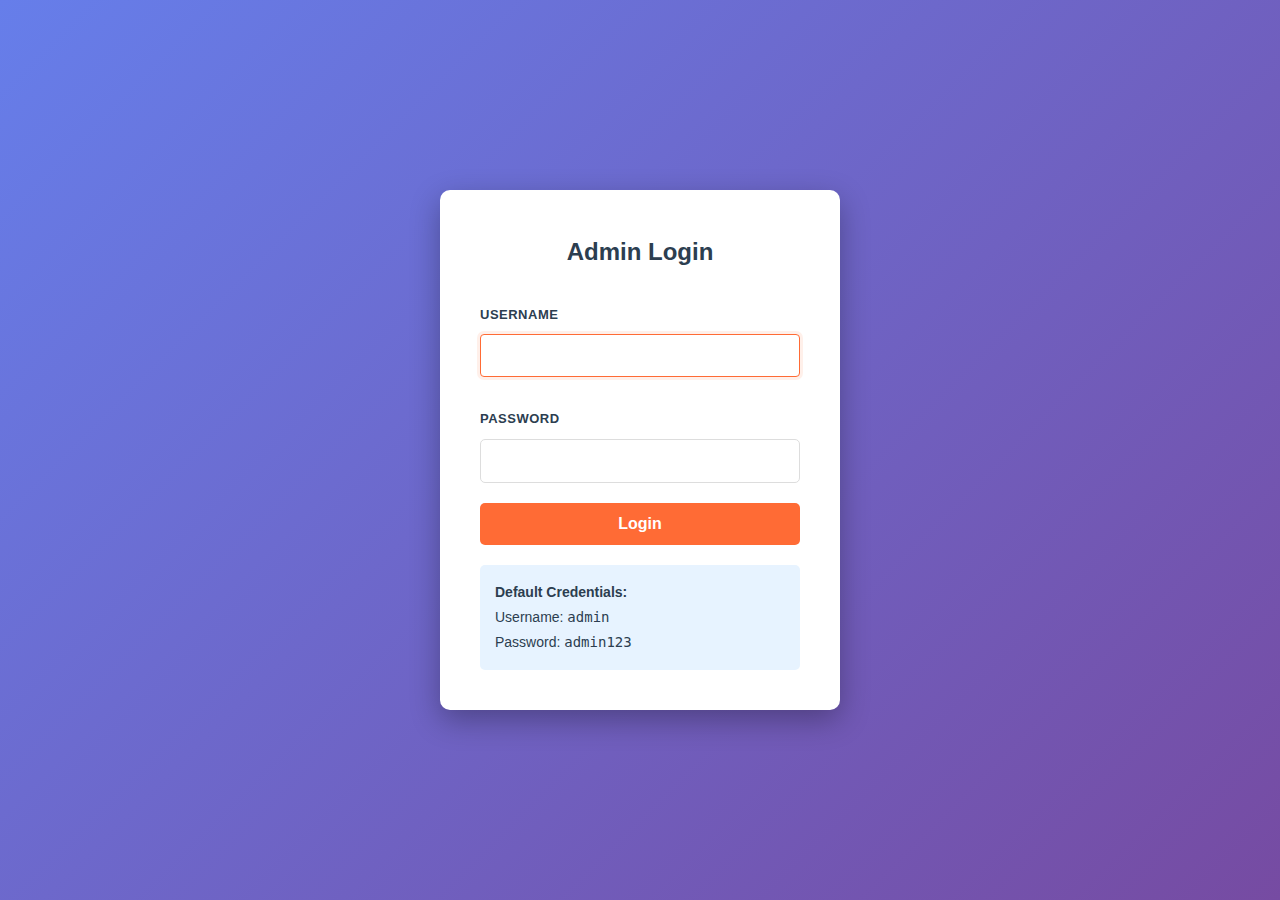
<file: login.html>
<!DOCTYPE html>
<html lang="en">
<head>
    <meta charset="UTF-8">
    <meta name="viewport" content="width=device-width, initial-scale=1.0">
    <title>Admin Login - Tronixs Express</title>
    <link rel="stylesheet" href="../public/css/style.css">
    <style>
        .login-container {
            min-height: 100vh;
            display: flex;
            align-items: center;
            justify-content: center;
            background: linear-gradient(135deg, #667eea 0%, #764ba2 100%);
            padding: 20px;
        }
        .login-box {
            background: #fff;
            padding: 40px;
            border-radius: 10px;
            box-shadow: 0 10px 30px rgba(0,0,0,0.3);
            max-width: 400px;
            width: 100%;
        }
        .login-box h2 {
            text-align: center;
            margin-bottom: 30px;
            color: #2c3e50;
        }
        .form-group {
            margin-bottom: 20px;
        }
        .form-group label {
            display: block;
            margin-bottom: 8px;
            color: #2c3e50;
            font-weight: 600;
        }
        .form-group input {
            width: 100%;
            padding: 12px;
            border: 1px solid #ddd;
            border-radius: 5px;
            font-size: 16px;
            box-sizing: border-box;
        }
        .login-btn {
            width: 100%;
            padding: 12px;
            background: #ff6b35;
            color: #fff;
            border: none;
            border-radius: 5px;
            font-size: 16px;
            font-weight: 600;
            cursor: pointer;
        }
        .login-btn:hover {
            background: #e55a2b;
        }
        .default-credentials {
            margin-top: 20px;
            padding: 15px;
            background: #e7f3ff;
            border-radius: 5px;
            font-size: 14px;
            color: #2c3e50;
        }
    </style>
</head>
<body>
    <div class="login-container">
        <div class="login-box">
            <h2>Admin Login</h2>
            <form id="loginForm">
                <div class="form-group">
                    <label>Username</label>
                    <input type="text" name="username" id="username" required autofocus>
                </div>
                <div class="form-group">
                    <label>Password</label>
                    <input type="password" name="password" id="password" required>
                </div>
                <button type="submit" class="login-btn">Login</button>
            </form>
            <div class="default-credentials">
                <strong>Default Credentials:</strong><br>
                Username: <code>admin</code><br>
                Password: <code>admin123</code>
            </div>
        </div>
    </div>
    <script>
        document.getElementById('loginForm').addEventListener('submit', function(e) {
            e.preventDefault();
            // For demo purposes, redirect to dashboard
            // In production, this would validate credentials first
            window.location.href = 'dashboard.html';
        });
    </script>
</body>
</html>
</file>
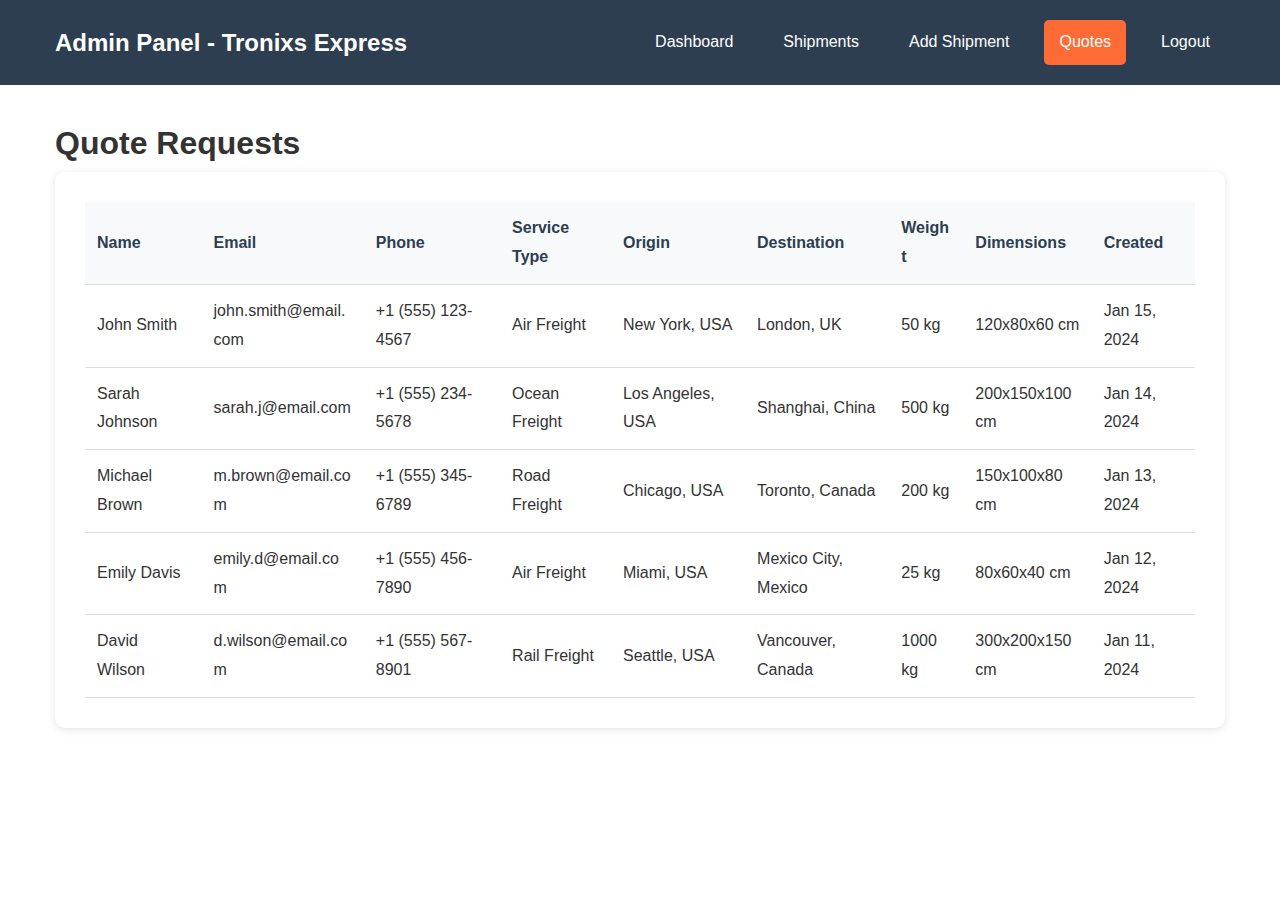
<file: quotes.html>
<!DOCTYPE html>
<html lang="en">
<head>
    <meta charset="UTF-8">
    <meta name="viewport" content="width=device-width, initial-scale=1.0">
    <title>Quote Requests - Admin</title>
    <link rel="stylesheet" href="../public/css/style.css">
    <style>
        .admin-header {
            background: #2c3e50;
            color: #fff;
            padding: 20px 0;
            margin-bottom: 30px;
        }
        .admin-header .container {
            display: flex;
            justify-content: space-between;
            align-items: center;
            flex-wrap: wrap;
        }
        .admin-nav {
            display: flex;
            gap: 20px;
            flex-wrap: wrap;
        }
        .admin-nav a {
            color: #fff;
            text-decoration: none;
            padding: 8px 15px;
            border-radius: 5px;
            transition: background 0.3s;
        }
        .admin-nav a:hover,
        .admin-nav a.active {
            background: #ff6b35;
        }
        .table-container {
            background: #fff;
            padding: 30px;
            border-radius: 10px;
            box-shadow: 0 2px 10px rgba(0,0,0,0.1);
        }
        table {
            width: 100%;
            border-collapse: collapse;
        }
        th, td {
            padding: 12px;
            text-align: left;
            border-bottom: 1px solid #ddd;
        }
        th {
            background: #f8f9fa;
            font-weight: 600;
            color: #2c3e50;
        }
        tr:hover {
            background: #f8f9fa;
        }
    </style>
</head>
<body>
    <div class="admin-header">
        <div class="container">
            <h2>Admin Panel - Tronixs Express</h2>
            <div class="admin-nav">
                <a href="dashboard.html">Dashboard</a>
                <a href="shipments.html">Shipments</a>
                <a href="add-shipment.html">Add Shipment</a>
                <a href="quotes.html" class="active">Quotes</a>
                <a href="login.html">Logout</a>
            </div>
        </div>
    </div>

    <div class="container">
        <h1>Quote Requests</h1>
        
        <div class="table-container">
            <table>
                <thead>
                    <tr>
                        <th>Name</th>
                        <th>Email</th>
                        <th>Phone</th>
                        <th>Service Type</th>
                        <th>Origin</th>
                        <th>Destination</th>
                        <th>Weight</th>
                        <th>Dimensions</th>
                        <th>Created</th>
                    </tr>
                </thead>
                <tbody>
                    <tr>
                        <td>John Smith</td>
                        <td>john.smith@email.com</td>
                        <td>+1 (555) 123-4567</td>
                        <td>Air Freight</td>
                        <td>New York, USA</td>
                        <td>London, UK</td>
                        <td>50 kg</td>
                        <td>120x80x60 cm</td>
                        <td>Jan 15, 2024</td>
                    </tr>
                    <tr>
                        <td>Sarah Johnson</td>
                        <td>sarah.j@email.com</td>
                        <td>+1 (555) 234-5678</td>
                        <td>Ocean Freight</td>
                        <td>Los Angeles, USA</td>
                        <td>Shanghai, China</td>
                        <td>500 kg</td>
                        <td>200x150x100 cm</td>
                        <td>Jan 14, 2024</td>
                    </tr>
                    <tr>
                        <td>Michael Brown</td>
                        <td>m.brown@email.com</td>
                        <td>+1 (555) 345-6789</td>
                        <td>Road Freight</td>
                        <td>Chicago, USA</td>
                        <td>Toronto, Canada</td>
                        <td>200 kg</td>
                        <td>150x100x80 cm</td>
                        <td>Jan 13, 2024</td>
                    </tr>
                    <tr>
                        <td>Emily Davis</td>
                        <td>emily.d@email.com</td>
                        <td>+1 (555) 456-7890</td>
                        <td>Air Freight</td>
                        <td>Miami, USA</td>
                        <td>Mexico City, Mexico</td>
                        <td>25 kg</td>
                        <td>80x60x40 cm</td>
                        <td>Jan 12, 2024</td>
                    </tr>
                    <tr>
                        <td>David Wilson</td>
                        <td>d.wilson@email.com</td>
                        <td>+1 (555) 567-8901</td>
                        <td>Rail Freight</td>
                        <td>Seattle, USA</td>
                        <td>Vancouver, Canada</td>
                        <td>1000 kg</td>
                        <td>300x200x150 cm</td>
                        <td>Jan 11, 2024</td>
                    </tr>
                </tbody>
            </table>
        </div>
    </div>
</body>
</html>
</file>
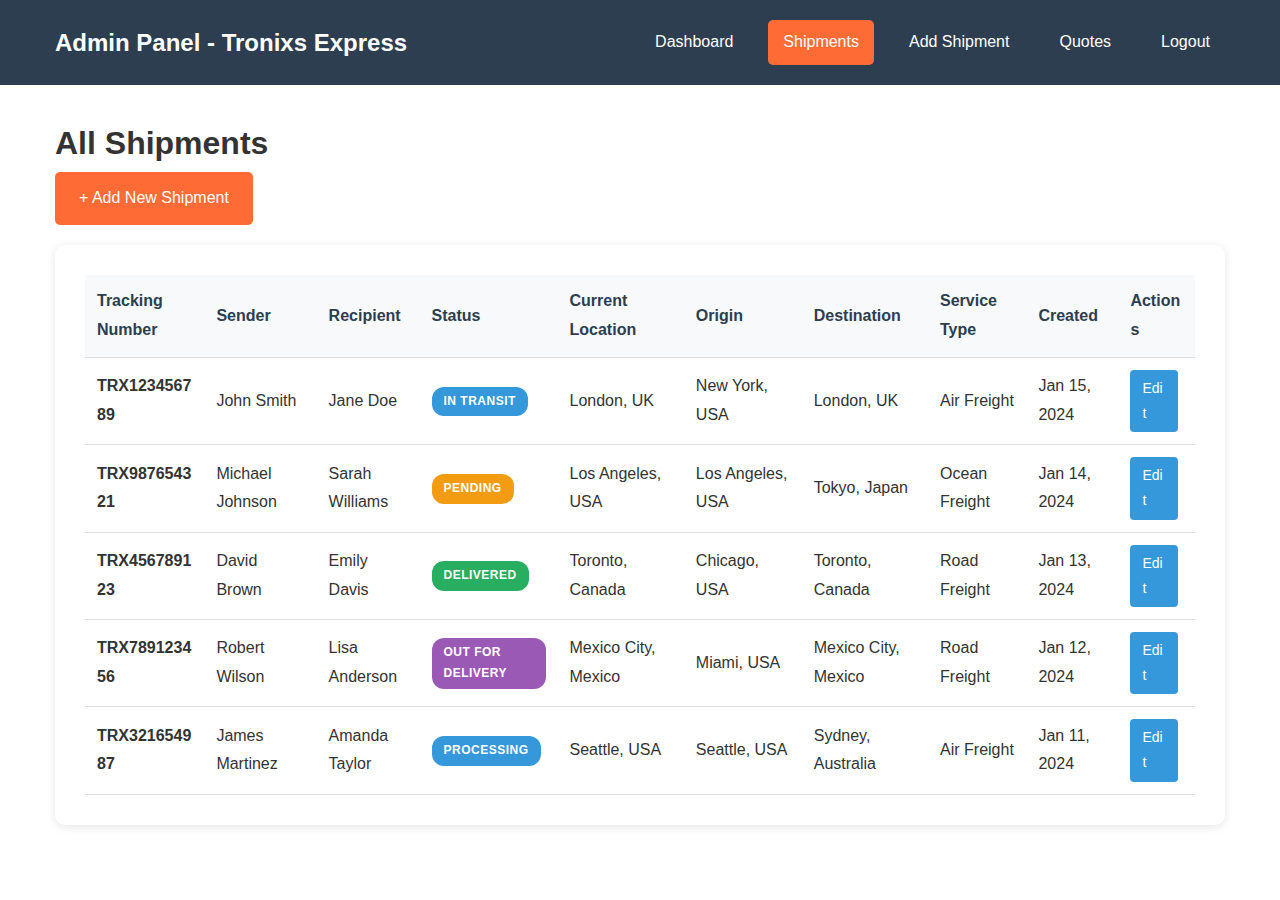
<file: shipments.html>
<!DOCTYPE html>
<html lang="en">
<head>
    <meta charset="UTF-8">
    <meta name="viewport" content="width=device-width, initial-scale=1.0">
    <title>All Shipments - Admin</title>
    <link rel="stylesheet" href="../public/css/style.css">
    <style>
        .admin-header {
            background: #2c3e50;
            color: #fff;
            padding: 20px 0;
            margin-bottom: 30px;
        }
        .admin-header .container {
            display: flex;
            justify-content: space-between;
            align-items: center;
            flex-wrap: wrap;
        }
        .admin-nav {
            display: flex;
            gap: 20px;
            flex-wrap: wrap;
        }
        .admin-nav a {
            color: #fff;
            text-decoration: none;
            padding: 8px 15px;
            border-radius: 5px;
            transition: background 0.3s;
        }
        .admin-nav a:hover,
        .admin-nav a.active {
            background: #ff6b35;
        }
        .table-container {
            background: #fff;
            padding: 30px;
            border-radius: 10px;
            box-shadow: 0 2px 10px rgba(0,0,0,0.1);
        }
        table {
            width: 100%;
            border-collapse: collapse;
        }
        th, td {
            padding: 12px;
            text-align: left;
            border-bottom: 1px solid #ddd;
        }
        th {
            background: #f8f9fa;
            font-weight: 600;
            color: #2c3e50;
        }
        tr:hover {
            background: #f8f9fa;
        }
        .btn-small {
            padding: 6px 12px;
            font-size: 14px;
            border-radius: 4px;
            text-decoration: none;
            display: inline-block;
            margin-right: 5px;
        }
        .btn-edit {
            background: #3498db;
            color: #fff;
        }
        .btn-edit:hover {
            background: #2980b9;
        }
        .status-badge {
            padding: 4px 12px;
            border-radius: 12px;
            font-size: 12px;
            font-weight: 600;
        }
        .status-pending { background: #f39c12; color: #fff; }
        .status-processing { background: #3498db; color: #fff; }
        .status-in-transit { background: #3498db; color: #fff; }
        .status-out-for-delivery { background: #9b59b6; color: #fff; }
        .status-delivered { background: #27ae60; color: #fff; }
        .add-btn {
            display: inline-block;
            padding: 12px 24px;
            background: #ff6b35;
            color: #fff;
            text-decoration: none;
            border-radius: 5px;
            margin-bottom: 20px;
        }
        .add-btn:hover {
            background: #e55a2b;
        }
    </style>
</head>
<body>
    <div class="admin-header">
        <div class="container">
            <h2>Admin Panel - Tronixs Express</h2>
            <div class="admin-nav">
                <a href="dashboard.html">Dashboard</a>
                <a href="shipments.html" class="active">Shipments</a>
                <a href="add-shipment.html">Add Shipment</a>
                <a href="quotes.html">Quotes</a>
                <a href="login.html">Logout</a>
            </div>
        </div>
    </div>

    <div class="container">
        <h1>All Shipments</h1>
        <a href="add-shipment.html" class="add-btn">+ Add New Shipment</a>
        
        <div class="table-container">
            <table>
                <thead>
                    <tr>
                        <th>Tracking Number</th>
                        <th>Sender</th>
                        <th>Recipient</th>
                        <th>Status</th>
                        <th>Current Location</th>
                        <th>Origin</th>
                        <th>Destination</th>
                        <th>Service Type</th>
                        <th>Created</th>
                        <th>Actions</th>
                    </tr>
                </thead>
                <tbody>
                    <tr>
                        <td><strong>TRX123456789</strong></td>
                        <td>John Smith</td>
                        <td>Jane Doe</td>
                        <td>
                            <span class="status-badge status-in-transit">
                                In Transit
                            </span>
                        </td>
                        <td>London, UK</td>
                        <td>New York, USA</td>
                        <td>London, UK</td>
                        <td>Air Freight</td>
                        <td>Jan 15, 2024</td>
                        <td>
                            <a href="edit-shipment.html?id=1" class="btn-small btn-edit">Edit</a>
                        </td>
                    </tr>
                    <tr>
                        <td><strong>TRX987654321</strong></td>
                        <td>Michael Johnson</td>
                        <td>Sarah Williams</td>
                        <td>
                            <span class="status-badge status-pending">
                                Pending
                            </span>
                        </td>
                        <td>Los Angeles, USA</td>
                        <td>Los Angeles, USA</td>
                        <td>Tokyo, Japan</td>
                        <td>Ocean Freight</td>
                        <td>Jan 14, 2024</td>
                        <td>
                            <a href="edit-shipment.html?id=2" class="btn-small btn-edit">Edit</a>
                        </td>
                    </tr>
                    <tr>
                        <td><strong>TRX456789123</strong></td>
                        <td>David Brown</td>
                        <td>Emily Davis</td>
                        <td>
                            <span class="status-badge status-delivered">
                                Delivered
                            </span>
                        </td>
                        <td>Toronto, Canada</td>
                        <td>Chicago, USA</td>
                        <td>Toronto, Canada</td>
                        <td>Road Freight</td>
                        <td>Jan 13, 2024</td>
                        <td>
                            <a href="edit-shipment.html?id=3" class="btn-small btn-edit">Edit</a>
                        </td>
                    </tr>
                    <tr>
                        <td><strong>TRX789123456</strong></td>
                        <td>Robert Wilson</td>
                        <td>Lisa Anderson</td>
                        <td>
                            <span class="status-badge status-out-for-delivery">
                                Out for Delivery
                            </span>
                        </td>
                        <td>Mexico City, Mexico</td>
                        <td>Miami, USA</td>
                        <td>Mexico City, Mexico</td>
                        <td>Road Freight</td>
                        <td>Jan 12, 2024</td>
                        <td>
                            <a href="edit-shipment.html?id=4" class="btn-small btn-edit">Edit</a>
                        </td>
                    </tr>
                    <tr>
                        <td><strong>TRX321654987</strong></td>
                        <td>James Martinez</td>
                        <td>Amanda Taylor</td>
                        <td>
                            <span class="status-badge status-processing">
                                Processing
                            </span>
                        </td>
                        <td>Seattle, USA</td>
                        <td>Seattle, USA</td>
                        <td>Sydney, Australia</td>
                        <td>Air Freight</td>
                        <td>Jan 11, 2024</td>
                        <td>
                            <a href="edit-shipment.html?id=5" class="btn-small btn-edit">Edit</a>
                        </td>
                    </tr>
                </tbody>
            </table>
        </div>
    </div>
</body>
</html>
</file>
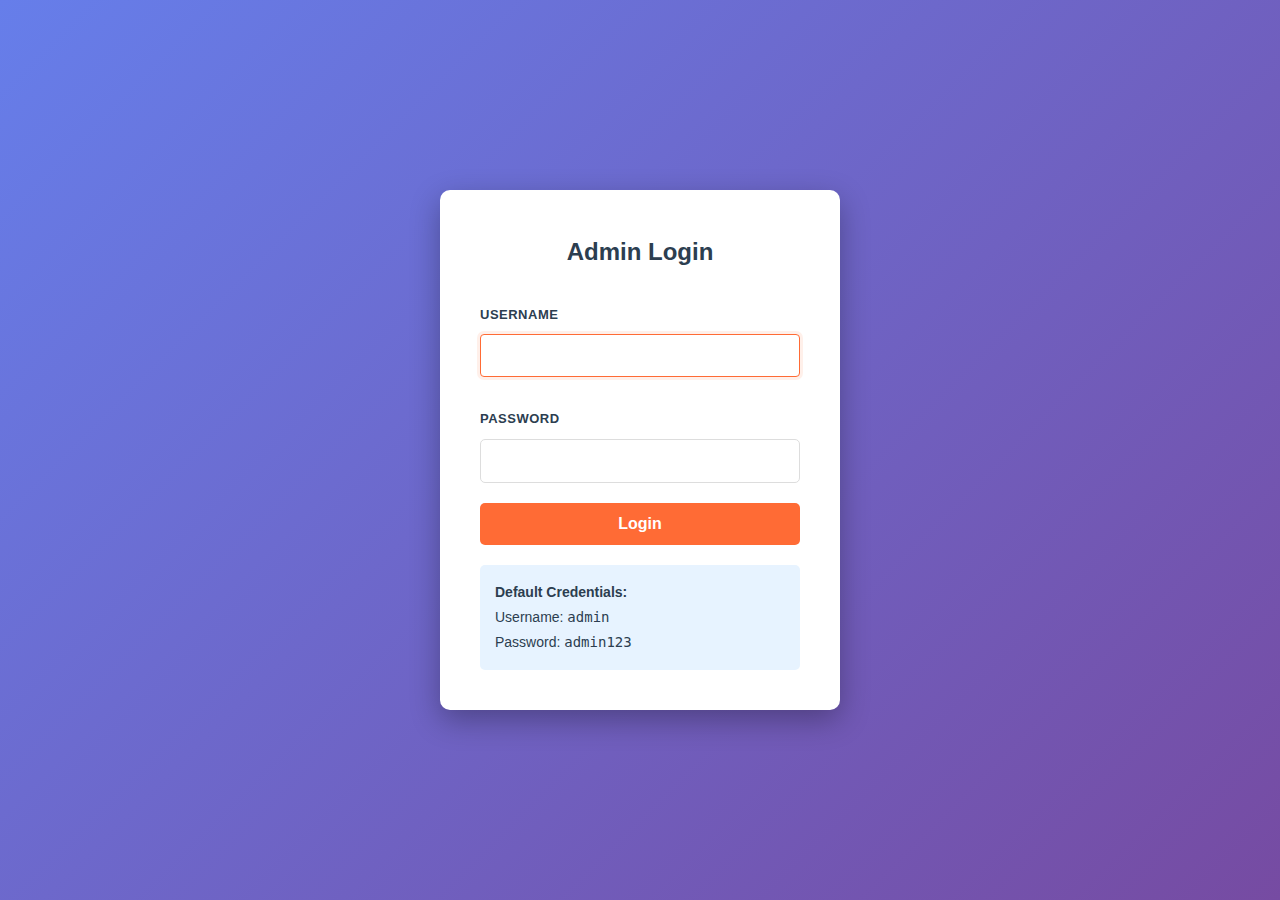
<file: admin/add-shipment.html>
<!DOCTYPE html>
<html lang="en">
<head>
    <meta charset="UTF-8">
    <meta name="viewport" content="width=device-width, initial-scale=1.0">
    <title>Add Shipment - Admin</title>
    <link rel="stylesheet" href="/public/css/style.css">
    <style>
        .admin-header {
            background: #2c3e50;
            color: #fff;
            padding: 20px 0;
            margin-bottom: 30px;
        }
        .admin-header .container {
            display: flex;
            justify-content: space-between;
            align-items: center;
            flex-wrap: wrap;
        }
        .admin-nav {
            display: flex;
            gap: 20px;
            flex-wrap: wrap;
        }
        .admin-nav a {
            color: #fff;
            text-decoration: none;
            padding: 8px 15px;
            border-radius: 5px;
            transition: background 0.3s;
        }
        .admin-nav a:hover,
        .admin-nav a.active {
            background: #ff6b35;
        }
        .form-container {
            background: #fff;
            padding: 40px;
            border-radius: 10px;
            box-shadow: 0 2px 10px rgba(0,0,0,0.1);
            max-width: 1200px;
        }
        .form-section {
            margin-bottom: 40px;
            padding-bottom: 30px;
            border-bottom: 2px solid #f0f0f0;
        }
        .form-section:last-child {
            border-bottom: none;
        }
        .form-section h3 {
            color: #2c3e50;
            margin-bottom: 20px;
            padding-bottom: 10px;
            border-bottom: 2px solid #ff6b35;
        }
        .form-row {
            display: grid;
            grid-template-columns: repeat(2, 1fr);
            gap: 20px;
            margin-bottom: 20px;
        }
        .form-row-3 {
            display: grid;
            grid-template-columns: repeat(3, 1fr);
            gap: 20px;
            margin-bottom: 20px;
        }
        .form-group {
            margin-bottom: 20px;
        }
        .form-group label {
            display: block;
            margin-bottom: 8px;
            color: #2c3e50;
            font-weight: 600;
        }
        .form-group input,
        .form-group select,
        .form-group textarea {
            width: 100%;
            padding: 12px;
            border: 1px solid #ddd;
            border-radius: 5px;
            font-size: 15px;
            box-sizing: border-box;
            font-family: inherit;
        }
        .form-group textarea {
            resize: vertical;
        }
        .form-group input[type="checkbox"] {
            width: auto;
            margin-right: 8px;
        }
        .checkbox-group {
            display: grid;
            grid-template-columns: repeat(2, 1fr);
            gap: 15px;
        }
        .required {
            color: #e74c3c;
        }
        .notification-info {
            background: #e7f3ff;
            padding: 15px;
            border-radius: 5px;
            margin-bottom: 20px;
            border-left: 4px solid #3498db;
        }
        @media (max-width: 768px) {
            .form-row, .form-row-3 {
                grid-template-columns: 1fr;
            }
            .checkbox-group {
                grid-template-columns: 1fr;
            }
        }
    </style>
</head>
<body>
    <div class="admin-header">
        <div class="container">
            <h2>Admin Panel - Tronixs Express</h2>
            <div class="admin-nav">
                <a href="dashboard.html">Dashboard</a>
                <a href="shipments.html">Shipments</a>
                <a href="add-shipment.html" class="active">Add Shipment</a>
                <a href="quotes.html">Quotes</a>
                <a href="login.html" onclick="logout()">Logout</a>
            </div>
        </div>
    </div>

    <div class="container">
        <h1>Add New Shipment</h1>
        
        <div class="form-container">
            <div class="notification-info">
                <strong>📧 Email & SMS Notifications:</strong> When a shipment is created or updated, both sender and recipient will automatically receive email and SMS notifications with tracking information.
            </div>
            
            <form>
                <!-- Tracking Information -->
                <div class="form-section">
                    <h3>Tracking Information</h3>
                    <div class="form-group">
                        <label>Tracking Number <span class="required">*</span></label>
                        <input type="text" name="tracking_number" id="tracking_number" required readonly>
                        <small style="color: #666; display: block; margin-top: 5px;">Tracking number is automatically generated</small>
                        <button type="button" id="generateTrackingBtn" style="margin-top: 10px; padding: 8px 16px; background: #3498db; color: #fff; border: none; border-radius: 5px; cursor: pointer;">Generate New Number</button>
                    </div>
                </div>

                <!-- Sender Information -->
                <div class="form-section">
                    <h3>Sender Information</h3>
                    <div class="form-row">
                        <div class="form-group">
                            <label>Sender Name <span class="required">*</span></label>
                            <input type="text" name="sender_name" required placeholder="John Smith">
                        </div>
                        <div class="form-group">
                            <label>Sender Email <span class="required">*</span></label>
                            <input type="email" name="sender_email" required placeholder="sender@email.com">
                        </div>
                    </div>
                    <div class="form-row">
                        <div class="form-group">
                            <label>Sender Phone <span class="required">*</span></label>
                            <input type="tel" name="sender_phone" required placeholder="+1 (555) 123-4567">
                        </div>
                        <div class="form-group">
                            <label>Sender Country</label>
                            <input type="text" name="sender_country" placeholder="United States">
                        </div>
                    </div>
                    <div class="form-group">
                        <label>Sender Address</label>
                        <textarea name="sender_address" rows="2" placeholder="123 Main St, New York, NY 10001"></textarea>
                    </div>
                    <div class="form-row-3">
                        <div class="form-group">
                            <label>City</label>
                            <input type="text" name="sender_city" placeholder="New York">
                        </div>
                        <div class="form-group">
                            <label>State/Province</label>
                            <input type="text" name="sender_state" placeholder="NY">
                        </div>
                        <div class="form-group">
                            <label>ZIP/Postal Code</label>
                            <input type="text" name="sender_zip" placeholder="10001">
                        </div>
                    </div>
                </div>

                <!-- Recipient Information -->
                <div class="form-section">
                    <h3>Recipient Information</h3>
                    <div class="form-row">
                        <div class="form-group">
                            <label>Recipient Name <span class="required">*</span></label>
                            <input type="text" name="recipient_name" required placeholder="Jane Doe">
                        </div>
                        <div class="form-group">
                            <label>Recipient Email <span class="required">*</span></label>
                            <input type="email" name="recipient_email" required placeholder="recipient@email.com">
                        </div>
                    </div>
                    <div class="form-row">
                        <div class="form-group">
                            <label>Recipient Phone <span class="required">*</span></label>
                            <input type="tel" name="recipient_phone" required placeholder="+1 (555) 123-4567">
                        </div>
                        <div class="form-group">
                            <label>Recipient Country</label>
                            <input type="text" name="recipient_country" placeholder="United Kingdom">
                        </div>
                    </div>
                    <div class="form-group">
                        <label>Recipient Address</label>
                        <textarea name="recipient_address" rows="2" placeholder="456 Oak Ave, London, UK"></textarea>
                    </div>
                    <div class="form-row-3">
                        <div class="form-group">
                            <label>City</label>
                            <input type="text" name="recipient_city" placeholder="London">
                        </div>
                        <div class="form-group">
                            <label>State/Province</label>
                            <input type="text" name="recipient_state" placeholder="England">
                        </div>
                        <div class="form-group">
                            <label>ZIP/Postal Code</label>
                            <input type="text" name="recipient_zip" placeholder="SW1A 1AA">
                        </div>
                    </div>
                </div>

                <!-- Shipping Details -->
                <div class="form-section">
                    <h3>Shipping Details</h3>
                    <div class="form-row">
                        <div class="form-group">
                            <label>Origin <span class="required">*</span></label>
                            <input type="text" name="origin" required placeholder="New York, USA">
                        </div>
                        <div class="form-group">
                            <label>Destination <span class="required">*</span></label>
                            <input type="text" name="destination" required placeholder="London, UK">
                        </div>
                    </div>
                    <div class="form-row">
                        <div class="form-group">
                            <label>Service Type <span class="required">*</span></label>
                            <select name="service_type" required>
                                <option value="">Select Service</option>
                                <option value="Air Freight">Air Freight</option>
                                <option value="Road Freight">Road Freight</option>
                                <option value="Ocean Freight">Ocean Freight</option>
                                <option value="Rail Freight">Rail Freight</option>
                            </select>
                        </div>
                        <div class="form-group">
                            <label>Status</label>
                            <select name="status">
                                <option value="Pending" selected>Pending</option>
                                <option value="Processing">Processing</option>
                                <option value="In Transit">In Transit</option>
                                <option value="Out for Delivery">Out for Delivery</option>
                                <option value="Delivered">Delivered</option>
                            </select>
                        </div>
                    </div>
                    <div class="form-group">
                        <label>Current Location</label>
                        <input type="text" name="current_location" placeholder="Current location of shipment">
                    </div>
                    <div class="form-group">
                        <label>Estimated Delivery Date</label>
                        <input type="date" name="estimated_delivery_date">
                    </div>
                </div>

                <!-- Cargo Information -->
                <div class="form-section">
                    <h3>Cargo Information</h3>
                    <div class="form-row">
                        <div class="form-group">
                            <label>Cargo Type</label>
                            <select name="cargo_type">
                                <option value="">Select Cargo Type</option>
                                <option value="General">General Cargo</option>
                                <option value="Electronics">Electronics</option>
                                <option value="Clothing">Clothing & Textiles</option>
                                <option value="Food">Food & Beverages</option>
                                <option value="Machinery">Machinery & Equipment</option>
                                <option value="Pharmaceuticals">Pharmaceuticals</option>
                                <option value="Automotive">Automotive Parts</option>
                                <option value="Documents">Documents</option>
                                <option value="Other">Other</option>
                            </select>
                        </div>
                        <div class="form-group">
                            <label>Quantity</label>
                            <input type="number" name="quantity" min="1" value="1">
                        </div>
                    </div>
                    <div class="form-group">
                        <label>Cargo Description</label>
                        <textarea name="cargo_description" rows="3" placeholder="Detailed description of the cargo"></textarea>
                    </div>
                    <div class="form-group">
                        <label>Cargo Photo (Optional)</label>
                        <input type="file" name="cargo_photo" id="cargo_photo" accept="image/*" style="padding: 8px; border: 1px solid #ddd; border-radius: 5px; width: 100%; box-sizing: border-box;">
                        <small style="color: #666; display: block; margin-top: 5px;">Upload a photo of the cargo being shipped (JPG, PNG, GIF - Max 5MB)</small>
                        <div id="photoPreview" style="margin-top: 15px; display: none;">
                            <img id="previewImage" src="" alt="Cargo Preview" style="max-width: 300px; max-height: 300px; border: 2px solid #ddd; border-radius: 5px; padding: 5px; background: #f9f9f9;">
                            <button type="button" id="removePhotoBtn" style="display: block; margin-top: 10px; padding: 8px 16px; background: #e74c3c; color: #fff; border: none; border-radius: 5px; cursor: pointer;">Remove Photo</button>
                        </div>
                    </div>
                </div>

                <!-- Weight & Dimensions -->
                <div class="form-section">
                    <h3>Weight & Dimensions</h3>
                    <div class="form-row">
                        <div class="form-group">
                            <label>Weight</label>
                            <input type="number" name="weight" step="0.01" min="0" placeholder="0.00">
                        </div>
                        <div class="form-group">
                            <label>Weight Unit</label>
                            <select name="weight_unit">
                                <option value="kg" selected>Kilograms (kg)</option>
                                <option value="lbs">Pounds (lbs)</option>
                            </select>
                        </div>
                    </div>
                    <div class="form-row-3">
                        <div class="form-group">
                            <label>Length</label>
                            <input type="number" name="length" step="0.01" min="0" placeholder="0.00">
                        </div>
                        <div class="form-group">
                            <label>Width</label>
                            <input type="number" name="width" step="0.01" min="0" placeholder="0.00">
                        </div>
                        <div class="form-group">
                            <label>Height</label>
                            <input type="number" name="height" step="0.01" min="0" placeholder="0.00">
                        </div>
                    </div>
                    <div class="form-group">
                        <label>Dimension Unit</label>
                        <select name="dimension_unit">
                            <option value="cm" selected>Centimeters (cm)</option>
                            <option value="in">Inches (in)</option>
                            <option value="m">Meters (m)</option>
                            <option value="ft">Feet (ft)</option>
                        </select>
                    </div>
                </div>

                <!-- Value & Insurance -->
                <div class="form-section">
                    <h3>Value & Insurance</h3>
                    <div class="form-row">
                        <div class="form-group">
                            <label>Declared Value</label>
                            <input type="number" name="declared_value" step="0.01" min="0" placeholder="0.00">
                        </div>
                        <div class="form-group">
                            <label>Currency</label>
                            <select name="currency">
                                <option value="USD" selected>USD ($)</option>
                                <option value="EUR">EUR (€)</option>
                                <option value="GBP">GBP (£)</option>
                                <option value="CAD">CAD ($)</option>
                                <option value="AUD">AUD ($)</option>
                            </select>
                        </div>
                    </div>
                    <div class="form-group">
                        <label>
                            <input type="checkbox" name="insurance" value="1">
                            Require Insurance
                        </label>
                    </div>
                    <div class="form-group">
                        <label>Insurance Value</label>
                        <input type="number" name="insurance_value" step="0.01" min="0" placeholder="0.00">
                    </div>
                </div>

                <!-- Special Requirements -->
                <div class="form-section">
                    <h3>Special Requirements</h3>
                    <div class="checkbox-group">
                        <label>
                            <input type="checkbox" name="fragile" value="1">
                            Fragile - Handle with Care
                        </label>
                        <label>
                            <input type="checkbox" name="hazardous" value="1">
                            Hazardous Materials
                        </label>
                        <label>
                            <input type="checkbox" name="temperature_controlled" value="1">
                            Temperature Controlled
                        </label>
                        <label>
                            <input type="checkbox" name="requires_signature" value="1">
                            Requires Signature on Delivery
                        </label>
                    </div>
                    <div class="form-group">
                        <label>Special Instructions</label>
                        <textarea name="special_instructions" rows="3" placeholder="Any special handling instructions or requirements"></textarea>
                    </div>
                </div>
                
                <button type="submit" class="btn-primary">Add Shipment & Send Notifications</button>
                <a href="shipments.html" style="margin-left: 10px; color: #666;">Cancel</a>
            </form>
        </div>
    </div>
    <script>
        // Function to generate a unique tracking number
        function generateTrackingNumber() {
            // Format: TRX + 9 random digits
            const prefix = 'TRX';
            const randomDigits = Math.floor(100000000 + Math.random() * 900000000); // 9-digit number
            return prefix + randomDigits;
        }

        // Generate tracking number on page load
        document.addEventListener('DOMContentLoaded', function() {
            const trackingInput = document.getElementById('tracking_number');
            const generateBtn = document.getElementById('generateTrackingBtn');
            
            // Generate initial tracking number
            trackingInput.value = generateTrackingNumber();
            
            // Generate new number when button is clicked
            generateBtn.addEventListener('click', function() {
                trackingInput.value = generateTrackingNumber();
            });

            // Photo preview functionality
            const photoInput = document.getElementById('cargo_photo');
            const photoPreview = document.getElementById('photoPreview');
            const previewImage = document.getElementById('previewImage');
            const removePhotoBtn = document.getElementById('removePhotoBtn');

            photoInput.addEventListener('change', function(e) {
                const file = e.target.files[0];
                if (file) {
                    // Check file size (5MB max)
                    if (file.size > 5 * 1024 * 1024) {
                        alert('File size must be less than 5MB');
                        photoInput.value = '';
                        return;
                    }

                    // Check file type
                    if (!file.type.match('image.*')) {
                        alert('Please select an image file');
                        photoInput.value = '';
                        return;
                    }

                    // Show preview
                    const reader = new FileReader();
                    reader.onload = function(e) {
                        previewImage.src = e.target.result;
                        photoPreview.style.display = 'block';
                    };
                    reader.readAsDataURL(file);
                }
            });

            // Remove photo
            removePhotoBtn.addEventListener('click', function() {
                photoInput.value = '';
                previewImage.src = '';
                photoPreview.style.display = 'none';
            });
        });

        // Authentication check - redirect to login if not authenticated
        (function() {
            if (sessionStorage.getItem('adminAuthenticated') !== 'true') {
                window.location.href = 'login.html';
            }
        })();

        // Logout function
        function logout() {
            sessionStorage.removeItem('adminAuthenticated');
            sessionStorage.removeItem('adminUsername');
            sessionStorage.removeItem('adminLoginTime');
            window.location.href = 'login.html';
        }

        // Handle logout link clicks
        document.addEventListener('DOMContentLoaded', function() {
            const logoutLink = document.querySelector('a[href="login.html"]');
            if (logoutLink && logoutLink.textContent.includes('Logout')) {
                logoutLink.addEventListener('click', function(e) {
                    e.preventDefault();
                    logout();
                });
            }
        });
    </script>
</body>
</html>
</file>
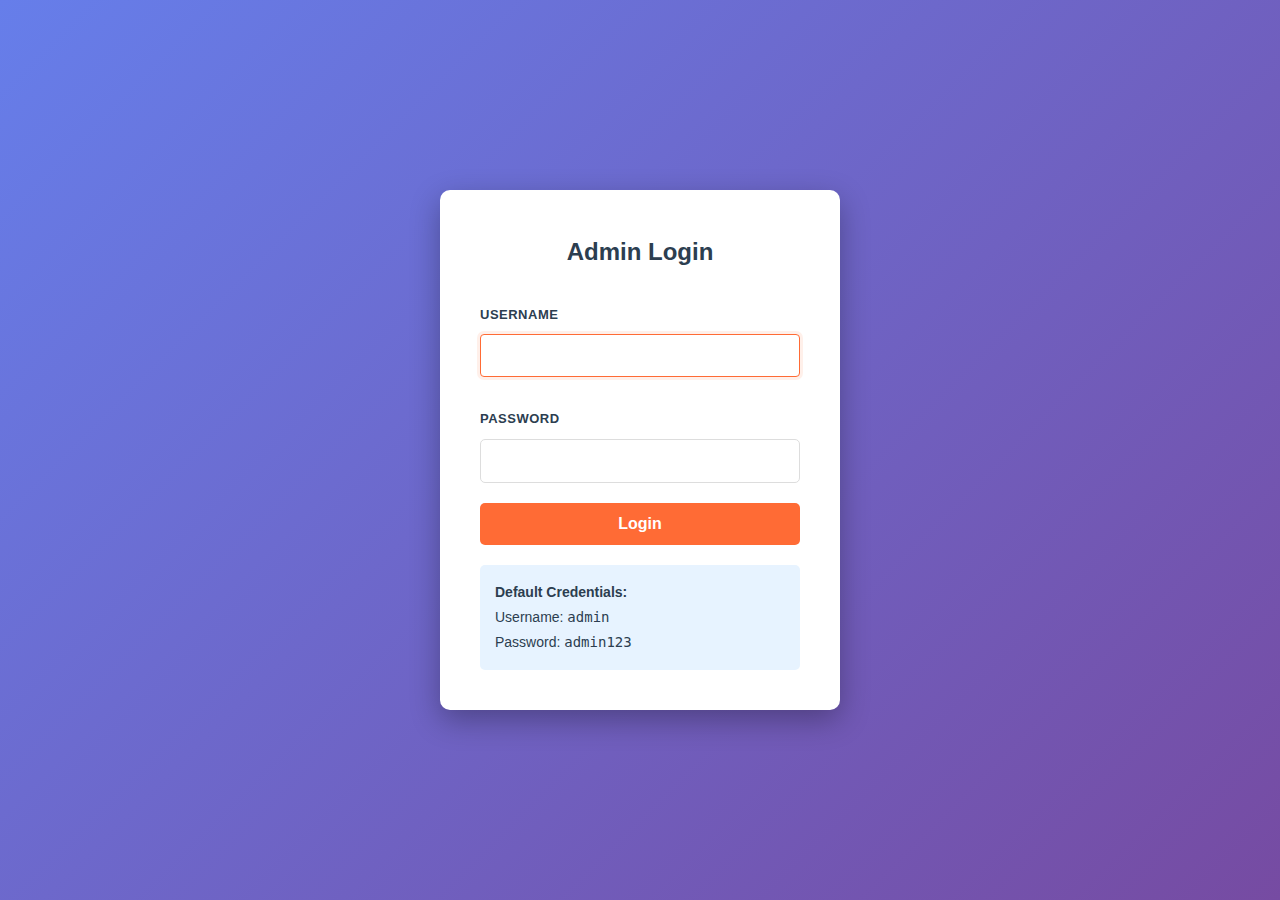
<file: admin/dashboard.html>
<!DOCTYPE html>
<html lang="en">
<head>
    <meta charset="UTF-8">
    <meta name="viewport" content="width=device-width, initial-scale=1.0">
    <title>Admin Dashboard - Tronixs Express</title>
    <link rel="stylesheet" href="/public/css/style.css">
    <style>
        .admin-header {
            background: #2c3e50;
            color: #fff;
            padding: 20px 0;
            margin-bottom: 30px;
        }
        .admin-header .container {
            display: flex;
            justify-content: space-between;
            align-items: center;
            flex-wrap: wrap;
        }
        .admin-nav {
            display: flex;
            gap: 20px;
            flex-wrap: wrap;
        }
        .admin-nav a {
            color: #fff;
            text-decoration: none;
            padding: 8px 15px;
            border-radius: 5px;
            transition: background 0.3s;
        }
        .admin-nav a:hover,
        .admin-nav a.active {
            background: #ff6b35;
        }
        .stats-grid {
            display: grid;
            grid-template-columns: repeat(auto-fit, minmax(200px, 1fr));
            gap: 20px;
            margin-bottom: 30px;
        }
        .stat-card {
            background: #fff;
            padding: 25px;
            border-radius: 10px;
            box-shadow: 0 2px 10px rgba(0,0,0,0.1);
            text-align: center;
            border-left: 4px solid #ff6b35;
        }
        .stat-card h3 {
            font-size: 36px;
            margin-bottom: 10px;
            color: #2c3e50;
        }
        .stat-card p {
            color: #555;
            font-size: 16px;
        }
        .table-container {
            background: #fff;
            padding: 30px;
            border-radius: 10px;
            box-shadow: 0 2px 10px rgba(0,0,0,0.1);
        }
        table {
            width: 100%;
            border-collapse: collapse;
        }
        th, td {
            padding: 12px;
            text-align: left;
            border-bottom: 1px solid #ddd;
        }
        th {
            background: #f8f9fa;
            font-weight: 600;
            color: #2c3e50;
        }
        tr:hover {
            background: #f8f9fa;
        }
        .btn-small {
            padding: 6px 12px;
            font-size: 14px;
            border-radius: 4px;
            text-decoration: none;
            display: inline-block;
            margin-right: 5px;
        }
        .btn-edit {
            background: #3498db;
            color: #fff;
        }
        .btn-edit:hover {
            background: #2980b9;
        }
        .status-badge {
            padding: 4px 12px;
            border-radius: 12px;
            font-size: 12px;
            font-weight: 600;
        }
        .status-pending { background: #f39c12; color: #fff; }
        .status-processing { background: #3498db; color: #fff; }
        .status-in-transit { background: #3498db; color: #fff; }
        .status-out-for-delivery { background: #9b59b6; color: #fff; }
        .status-delivered { background: #27ae60; color: #fff; }
    </style>
</head>
<body>
    <div class="admin-header">
        <div class="container">
            <h2>Admin Dashboard - Tronixs Express</h2>
            <div class="admin-nav">
                <a href="dashboard.html" class="active">Dashboard</a>
                <a href="shipments.html">Shipments</a>
                <a href="add-shipment.html">Add Shipment</a>
                <a href="quotes.html">Quotes</a>
                <a href="login.html" onclick="logout()">Logout</a>
            </div>
        </div>
    </div>

    <div class="container">
        <h1>Dashboard Overview</h1>
        
        <div class="stats-grid">
            <div class="stat-card">
                <h3>127</h3>
                <p>Total Shipments</p>
            </div>
            <div class="stat-card">
                <h3>23</h3>
                <p>Pending</p>
            </div>
            <div class="stat-card">
                <h3>45</h3>
                <p>In Transit</p>
            </div>
            <div class="stat-card">
                <h3>59</h3>
                <p>Delivered</p>
            </div>
            <div class="stat-card">
                <h3>34</h3>
                <p>Quote Requests</p>
            </div>
        </div>

        <div class="table-container">
            <h2>Recent Shipments</h2>
            <table>
                <thead>
                    <tr>
                        <th>Tracking Number</th>
                        <th>Status</th>
                        <th>Origin</th>
                        <th>Destination</th>
                        <th>Service Type</th>
                        <th>Created</th>
                        <th>Actions</th>
                    </tr>
                </thead>
                <tbody>
                    <tr>
                        <td><strong>TRX123456789</strong></td>
                        <td>
                            <span class="status-badge status-in-transit">
                                In Transit
                            </span>
                        </td>
                        <td>New York, USA</td>
                        <td>London, UK</td>
                        <td>Air Freight</td>
                        <td>Jan 15, 2024</td>
                        <td>
                            <a href="edit-shipment.html?id=1" class="btn-small btn-edit">Edit</a>
                        </td>
                    </tr>
                    <tr>
                        <td><strong>TRX987654321</strong></td>
                        <td>
                            <span class="status-badge status-pending">
                                Pending
                            </span>
                        </td>
                        <td>Los Angeles, USA</td>
                        <td>Tokyo, Japan</td>
                        <td>Ocean Freight</td>
                        <td>Jan 14, 2024</td>
                        <td>
                            <a href="edit-shipment.html?id=2" class="btn-small btn-edit">Edit</a>
                        </td>
                    </tr>
                    <tr>
                        <td><strong>TRX456789123</strong></td>
                        <td>
                            <span class="status-badge status-delivered">
                                Delivered
                            </span>
                        </td>
                        <td>Chicago, USA</td>
                        <td>Toronto, Canada</td>
                        <td>Road Freight</td>
                        <td>Jan 13, 2024</td>
                        <td>
                            <a href="edit-shipment.html?id=3" class="btn-small btn-edit">Edit</a>
                        </td>
                    </tr>
                    <tr>
                        <td><strong>TRX789123456</strong></td>
                        <td>
                            <span class="status-badge status-out-for-delivery">
                                Out for Delivery
                            </span>
                        </td>
                        <td>Miami, USA</td>
                        <td>Mexico City, Mexico</td>
                        <td>Road Freight</td>
                        <td>Jan 12, 2024</td>
                        <td>
                            <a href="edit-shipment.html?id=4" class="btn-small btn-edit">Edit</a>
                        </td>
                    </tr>
                    <tr>
                        <td><strong>TRX321654987</strong></td>
                        <td>
                            <span class="status-badge status-processing">
                                Processing
                            </span>
                        </td>
                        <td>Seattle, USA</td>
                        <td>Sydney, Australia</td>
                        <td>Air Freight</td>
                        <td>Jan 11, 2024</td>
                        <td>
                            <a href="edit-shipment.html?id=5" class="btn-small btn-edit">Edit</a>
                        </td>
                    </tr>
                </tbody>
            </table>
        </div>
    </div>
    <script>
        // Authentication check - redirect to login if not authenticated
        (function() {
            if (sessionStorage.getItem('adminAuthenticated') !== 'true') {
                window.location.href = 'login.html';
            }
        })();

        // Logout function
        function logout() {
            sessionStorage.removeItem('adminAuthenticated');
            sessionStorage.removeItem('adminUsername');
            sessionStorage.removeItem('adminLoginTime');
            window.location.href = 'login.html';
        }

        // Handle logout link clicks
        document.addEventListener('DOMContentLoaded', function() {
            const logoutLink = document.querySelector('a[href="login.html"]');
            if (logoutLink && logoutLink.textContent.includes('Logout')) {
                logoutLink.addEventListener('click', function(e) {
                    e.preventDefault();
                    logout();
                });
            }
        });
    </script>
</body>
</html>
</file>
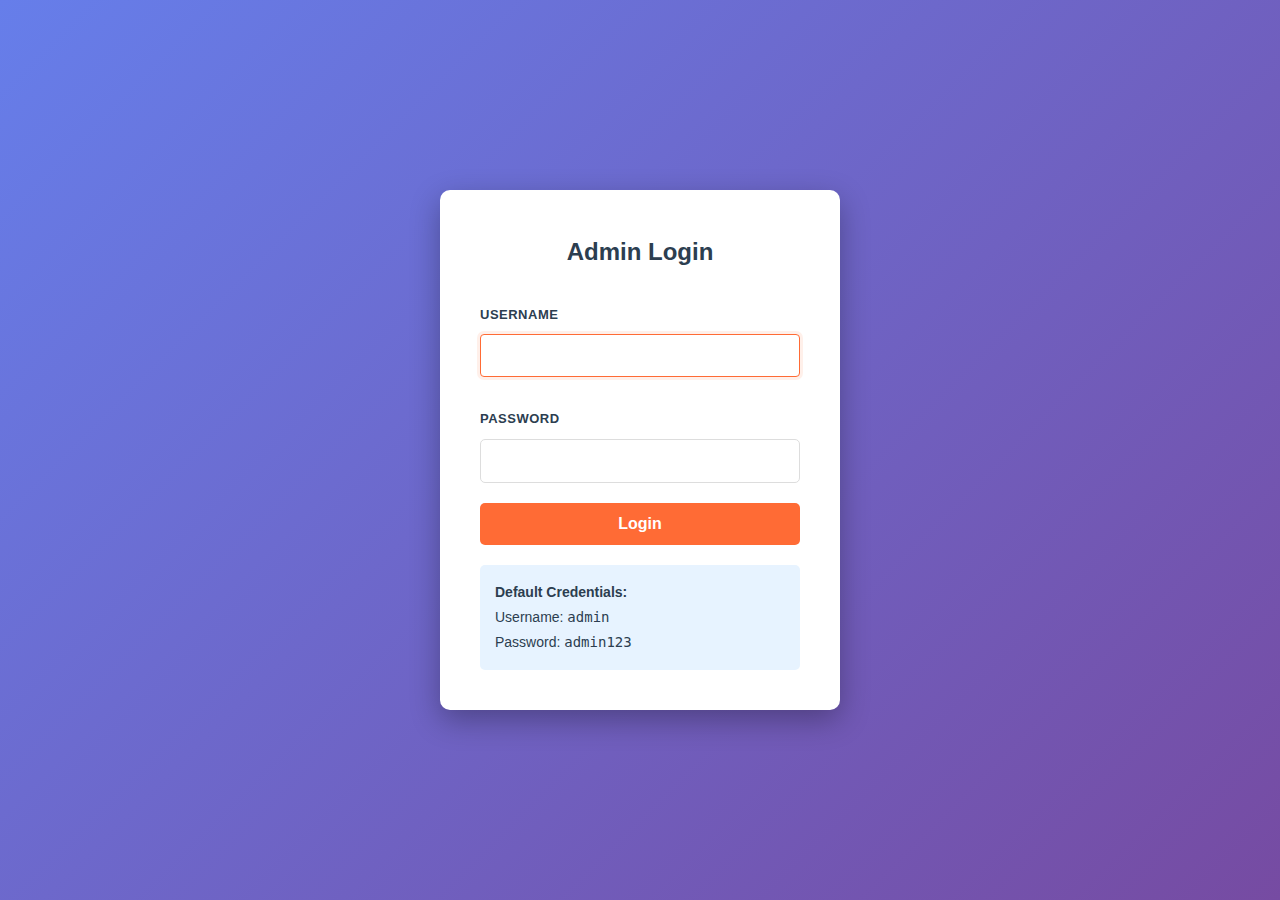
<file: admin/edit-shipment.html>
<!DOCTYPE html>
<html lang="en">
<head>
    <meta charset="UTF-8">
    <meta name="viewport" content="width=device-width, initial-scale=1.0">
    <title>Edit Shipment - Admin</title>
    <link rel="stylesheet" href="/public/css/style.css">
    <style>
        .admin-header {
            background: #2c3e50;
            color: #fff;
            padding: 20px 0;
            margin-bottom: 30px;
        }
        .admin-header .container {
            display: flex;
            justify-content: space-between;
            align-items: center;
            flex-wrap: wrap;
        }
        .admin-nav {
            display: flex;
            gap: 20px;
            flex-wrap: wrap;
        }
        .admin-nav a {
            color: #fff;
            text-decoration: none;
            padding: 8px 15px;
            border-radius: 5px;
            transition: background 0.3s;
        }
        .admin-nav a:hover,
        .admin-nav a.active {
            background: #ff6b35;
        }
        .form-container {
            background: #fff;
            padding: 40px;
            border-radius: 10px;
            box-shadow: 0 2px 10px rgba(0,0,0,0.1);
            max-width: 1200px;
            margin-bottom: 30px;
        }
        .form-section {
            margin-bottom: 40px;
            padding-bottom: 30px;
            border-bottom: 2px solid #f0f0f0;
        }
        .form-section:last-child {
            border-bottom: none;
        }
        .form-section h3 {
            color: #2c3e50;
            margin-bottom: 20px;
            padding-bottom: 10px;
            border-bottom: 2px solid #ff6b35;
        }
        .form-row {
            display: grid;
            grid-template-columns: repeat(2, 1fr);
            gap: 20px;
            margin-bottom: 20px;
        }
        .form-row-3 {
            display: grid;
            grid-template-columns: repeat(3, 1fr);
            gap: 20px;
            margin-bottom: 20px;
        }
        .form-group {
            margin-bottom: 20px;
        }
        .form-group label {
            display: block;
            margin-bottom: 8px;
            color: #2c3e50;
            font-weight: 600;
        }
        .form-group input,
        .form-group select,
        .form-group textarea {
            width: 100%;
            padding: 12px;
            border: 1px solid #ddd;
            border-radius: 5px;
            font-size: 15px;
            box-sizing: border-box;
            font-family: inherit;
        }
        .form-group textarea {
            resize: vertical;
        }
        .form-group input[type="checkbox"] {
            width: auto;
            margin-right: 8px;
        }
        .checkbox-group {
            display: grid;
            grid-template-columns: repeat(2, 1fr);
            gap: 15px;
        }
        .history-container {
            background: #fff;
            padding: 40px;
            border-radius: 10px;
            box-shadow: 0 2px 10px rgba(0,0,0,0.1);
        }
        .history-item {
            padding: 15px;
            margin-bottom: 10px;
            background: #f8f9fa;
            border-radius: 5px;
            border-left: 4px solid #3498db;
        }
        .history-form {
            background: #f8f9fa;
            padding: 20px;
            border-radius: 5px;
            margin-top: 20px;
        }
        .required {
            color: #e74c3c;
        }
        .notification-info {
            background: #e7f3ff;
            padding: 15px;
            border-radius: 5px;
            margin-bottom: 20px;
            border-left: 4px solid #3498db;
        }
        @media (max-width: 768px) {
            .form-row, .form-row-3 {
                grid-template-columns: 1fr;
            }
            .checkbox-group {
                grid-template-columns: 1fr;
            }
        }
    </style>
</head>
<body>
    <div class="admin-header">
        <div class="container">
            <h2>Admin Panel - Tronixs Express</h2>
            <div class="admin-nav">
                <a href="dashboard.html">Dashboard</a>
                <a href="shipments.html">Shipments</a>
                <a href="add-shipment.html">Add Shipment</a>
                <a href="quotes.html">Quotes</a>
                <a href="login.html" onclick="logout()">Logout</a>
            </div>
        </div>
    </div>

    <div class="container">
        <h1>Edit Shipment: TRX123456789</h1>
        
        <div class="form-container">
            <div class="notification-info">
                <strong>📧 Email & SMS Notifications:</strong> When you update the shipment status or add a tracking update, both sender and recipient will automatically receive email and SMS notifications.
            </div>
            
            <form>
                <!-- Tracking Information -->
                <div class="form-section">
                    <h3>Tracking Information</h3>
                    <div class="form-group">
                        <label>Tracking Number</label>
                        <input type="text" value="TRX123456789" disabled>
                        <small style="color: #666;">Tracking number cannot be changed</small>
                    </div>
                </div>

                <!-- Sender Information -->
                <div class="form-section">
                    <h3>Sender Information</h3>
                    <div class="form-row">
                        <div class="form-group">
                            <label>Sender Name</label>
                            <input type="text" name="sender_name" value="John Smith">
                        </div>
                        <div class="form-group">
                            <label>Sender Email <span class="required">*</span></label>
                            <input type="email" name="sender_email" required value="john.smith@email.com">
                        </div>
                    </div>
                    <div class="form-row">
                        <div class="form-group">
                            <label>Sender Phone <span class="required">*</span></label>
                            <input type="tel" name="sender_phone" required value="+1 (555) 123-4567">
                        </div>
                        <div class="form-group">
                            <label>Sender Country</label>
                            <input type="text" name="sender_country" value="United States">
                        </div>
                    </div>
                    <div class="form-group">
                        <label>Sender Address</label>
                        <textarea name="sender_address" rows="2">123 Main St, New York, NY 10001</textarea>
                    </div>
                    <div class="form-row-3">
                        <div class="form-group">
                            <label>City</label>
                            <input type="text" name="sender_city" value="New York">
                        </div>
                        <div class="form-group">
                            <label>State/Province</label>
                            <input type="text" name="sender_state" value="NY">
                        </div>
                        <div class="form-group">
                            <label>ZIP/Postal Code</label>
                            <input type="text" name="sender_zip" value="10001">
                        </div>
                    </div>
                </div>

                <!-- Recipient Information -->
                <div class="form-section">
                    <h3>Recipient Information</h3>
                    <div class="form-row">
                        <div class="form-group">
                            <label>Recipient Name</label>
                            <input type="text" name="recipient_name" value="Jane Doe">
                        </div>
                        <div class="form-group">
                            <label>Recipient Email <span class="required">*</span></label>
                            <input type="email" name="recipient_email" required value="jane.doe@email.com">
                        </div>
                    </div>
                    <div class="form-row">
                        <div class="form-group">
                            <label>Recipient Phone <span class="required">*</span></label>
                            <input type="tel" name="recipient_phone" required value="+44 20 1234 5678">
                        </div>
                        <div class="form-group">
                            <label>Recipient Country</label>
                            <input type="text" name="recipient_country" value="United Kingdom">
                        </div>
                    </div>
                    <div class="form-group">
                        <label>Recipient Address</label>
                        <textarea name="recipient_address" rows="2">456 Oak Ave, London, UK</textarea>
                    </div>
                    <div class="form-row-3">
                        <div class="form-group">
                            <label>City</label>
                            <input type="text" name="recipient_city" value="London">
                        </div>
                        <div class="form-group">
                            <label>State/Province</label>
                            <input type="text" name="recipient_state" value="England">
                        </div>
                        <div class="form-group">
                            <label>ZIP/Postal Code</label>
                            <input type="text" name="recipient_zip" value="SW1A 1AA">
                        </div>
                    </div>
                </div>

                <!-- Shipping Details -->
                <div class="form-section">
                    <h3>Shipping Details</h3>
                    <div class="form-row">
                        <div class="form-group">
                            <label>Origin</label>
                            <input type="text" name="origin" value="New York, USA">
                        </div>
                        <div class="form-group">
                            <label>Destination</label>
                            <input type="text" name="destination" value="London, UK">
                        </div>
                    </div>
                    <div class="form-row">
                        <div class="form-group">
                            <label>Service Type</label>
                            <select name="service_type">
                                <option value="">Select Service</option>
                                <option value="Air Freight" selected>Air Freight</option>
                                <option value="Road Freight">Road Freight</option>
                                <option value="Ocean Freight">Ocean Freight</option>
                                <option value="Rail Freight">Rail Freight</option>
                            </select>
                        </div>
                        <div class="form-group">
                            <label>Status</label>
                            <select name="status">
                                <option value="Pending">Pending</option>
                                <option value="Processing">Processing</option>
                                <option value="In Transit" selected>In Transit</option>
                                <option value="Out for Delivery">Out for Delivery</option>
                                <option value="Delivered">Delivered</option>
                            </select>
                        </div>
                    </div>
                    <div class="form-group">
                        <label>Current Location</label>
                        <input type="text" name="current_location" value="London, UK">
                    </div>
                    <div class="form-row">
                        <div class="form-group">
                            <label>Estimated Delivery Date</label>
                            <input type="date" name="estimated_delivery_date" value="2024-01-20">
                        </div>
                        <div class="form-group">
                            <label>Actual Delivery Date</label>
                            <input type="date" name="actual_delivery_date">
                        </div>
                    </div>
                    <div class="form-group">
                        <label>Delivery Notes</label>
                        <textarea name="delivery_notes" rows="2"></textarea>
                    </div>
                </div>

                <!-- Cargo Information -->
                <div class="form-section">
                    <h3>Cargo Information</h3>
                    <div class="form-row">
                        <div class="form-group">
                            <label>Cargo Type</label>
                            <select name="cargo_type">
                                <option value="">Select Cargo Type</option>
                                <option value="Electronics" selected>Electronics</option>
                                <option value="General">General Cargo</option>
                                <option value="Clothing">Clothing & Textiles</option>
                                <option value="Food">Food & Beverages</option>
                                <option value="Machinery">Machinery & Equipment</option>
                                <option value="Pharmaceuticals">Pharmaceuticals</option>
                                <option value="Automotive">Automotive Parts</option>
                                <option value="Documents">Documents</option>
                                <option value="Other">Other</option>
                            </select>
                        </div>
                        <div class="form-group">
                            <label>Quantity</label>
                            <input type="number" name="quantity" min="1" value="1">
                        </div>
                    </div>
                    <div class="form-group">
                        <label>Cargo Description</label>
                        <textarea name="cargo_description" rows="3">Electronics shipment - 50kg, 120x80x60cm</textarea>
                    </div>
                </div>

                <!-- Weight & Dimensions -->
                <div class="form-section">
                    <h3>Weight & Dimensions</h3>
                    <div class="form-row">
                        <div class="form-group">
                            <label>Weight</label>
                            <input type="number" name="weight" step="0.01" min="0" value="50.00">
                        </div>
                        <div class="form-group">
                            <label>Weight Unit</label>
                            <select name="weight_unit">
                                <option value="kg" selected>Kilograms (kg)</option>
                                <option value="lbs">Pounds (lbs)</option>
                            </select>
                        </div>
                    </div>
                    <div class="form-row-3">
                        <div class="form-group">
                            <label>Length</label>
                            <input type="number" name="length" step="0.01" min="0" value="120.00">
                        </div>
                        <div class="form-group">
                            <label>Width</label>
                            <input type="number" name="width" step="0.01" min="0" value="80.00">
                        </div>
                        <div class="form-group">
                            <label>Height</label>
                            <input type="number" name="height" step="0.01" min="0" value="60.00">
                        </div>
                    </div>
                    <div class="form-group">
                        <label>Dimension Unit</label>
                        <select name="dimension_unit">
                            <option value="cm" selected>Centimeters (cm)</option>
                            <option value="in">Inches (in)</option>
                            <option value="m">Meters (m)</option>
                            <option value="ft">Feet (ft)</option>
                        </select>
                    </div>
                </div>

                <!-- Value & Insurance -->
                <div class="form-section">
                    <h3>Value & Insurance</h3>
                    <div class="form-row">
                        <div class="form-group">
                            <label>Declared Value</label>
                            <input type="number" name="declared_value" step="0.01" min="0" value="5000.00">
                        </div>
                        <div class="form-group">
                            <label>Currency</label>
                            <select name="currency">
                                <option value="USD" selected>USD ($)</option>
                                <option value="EUR">EUR (€)</option>
                                <option value="GBP">GBP (£)</option>
                                <option value="CAD">CAD ($)</option>
                                <option value="AUD">AUD ($)</option>
                            </select>
                        </div>
                    </div>
                    <div class="form-group">
                        <label>
                            <input type="checkbox" name="insurance" value="1" checked>
                            Require Insurance
                        </label>
                    </div>
                    <div class="form-group">
                        <label>Insurance Value</label>
                        <input type="number" name="insurance_value" step="0.01" min="0" value="5000.00">
                    </div>
                </div>

                <!-- Special Requirements -->
                <div class="form-section">
                    <h3>Special Requirements</h3>
                    <div class="checkbox-group">
                        <label>
                            <input type="checkbox" name="fragile" value="1" checked>
                            Fragile - Handle with Care
                        </label>
                        <label>
                            <input type="checkbox" name="hazardous" value="1">
                            Hazardous Materials
                        </label>
                        <label>
                            <input type="checkbox" name="temperature_controlled" value="1">
                            Temperature Controlled
                        </label>
                        <label>
                            <input type="checkbox" name="requires_signature" value="1" checked>
                            Requires Signature on Delivery
                        </label>
                    </div>
                    <div class="form-group">
                        <label>Special Instructions</label>
                        <textarea name="special_instructions" rows="3">Handle with extreme care. Fragile electronics inside.</textarea>
                    </div>
                </div>
                
                <button type="submit" class="btn-primary">Update Shipment & Send Notifications</button>
                <a href="shipments.html" style="margin-left: 10px; color: #666;">Back to Shipments</a>
            </form>
        </div>
        
        <div class="history-container">
            <h2>Tracking History</h2>
            
            <div class="history-form">
                <h3>Add New Tracking Update</h3>
                <div class="notification-info">
                    <strong>📧 Automatic Notifications:</strong> Adding a tracking update will automatically send email and SMS notifications to both sender and recipient.
                </div>
                <form>
                    <div class="form-row">
                        <div class="form-group">
                            <label>Status <span class="required">*</span></label>
                            <select name="new_status" required>
                                <option value="">Select Status</option>
                                <option value="Pending">Pending</option>
                                <option value="Processing">Processing</option>
                                <option value="In Transit" selected>In Transit</option>
                                <option value="Out for Delivery">Out for Delivery</option>
                                <option value="Delivered">Delivered</option>
                            </select>
                        </div>
                        <div class="form-group">
                            <label>Location <span class="required">*</span></label>
                            <input type="text" name="new_location" required placeholder="Current location">
                        </div>
                    </div>
                    <div class="form-group">
                        <label>Notes</label>
                        <textarea name="new_notes" rows="2" placeholder="Additional notes about this update"></textarea>
                    </div>
                    <button type="submit" class="btn-primary">Add Tracking Update & Send Notifications</button>
                </form>
            </div>
            
            <div style="margin-top: 30px;">
                <div class="history-item">
                    <strong>In Transit</strong> - London, UK
                    <br><small style="color: #666;">Shipment in transit to destination</small>
                    <br><small style="color: #999;">Jan 15, 2024 14:30</small>
                </div>
                <div class="history-item">
                    <strong>Processing</strong> - New York, USA
                    <br><small style="color: #666;">Package processed at origin facility</small>
                    <br><small style="color: #999;">Jan 15, 2024 10:15</small>
                </div>
                <div class="history-item">
                    <strong>Pending</strong> - New York, USA
                    <br><small style="color: #666;">Shipment created</small>
                    <br><small style="color: #999;">Jan 15, 2024 08:00</small>
                </div>
            </div>
        </div>
    </div>
    <script>
        // Authentication check - redirect to login if not authenticated
        (function() {
            if (sessionStorage.getItem('adminAuthenticated') !== 'true') {
                window.location.href = 'login.html';
            }
        })();

        // Logout function
        function logout() {
            sessionStorage.removeItem('adminAuthenticated');
            sessionStorage.removeItem('adminUsername');
            sessionStorage.removeItem('adminLoginTime');
            window.location.href = 'login.html';
        }

        // Handle logout link clicks
        document.addEventListener('DOMContentLoaded', function() {
            const logoutLink = document.querySelector('a[href="login.html"]');
            if (logoutLink && logoutLink.textContent.includes('Logout')) {
                logoutLink.addEventListener('click', function(e) {
                    e.preventDefault();
                    logout();
                });
            }
        });
    </script>
</body>
</html>
</file>
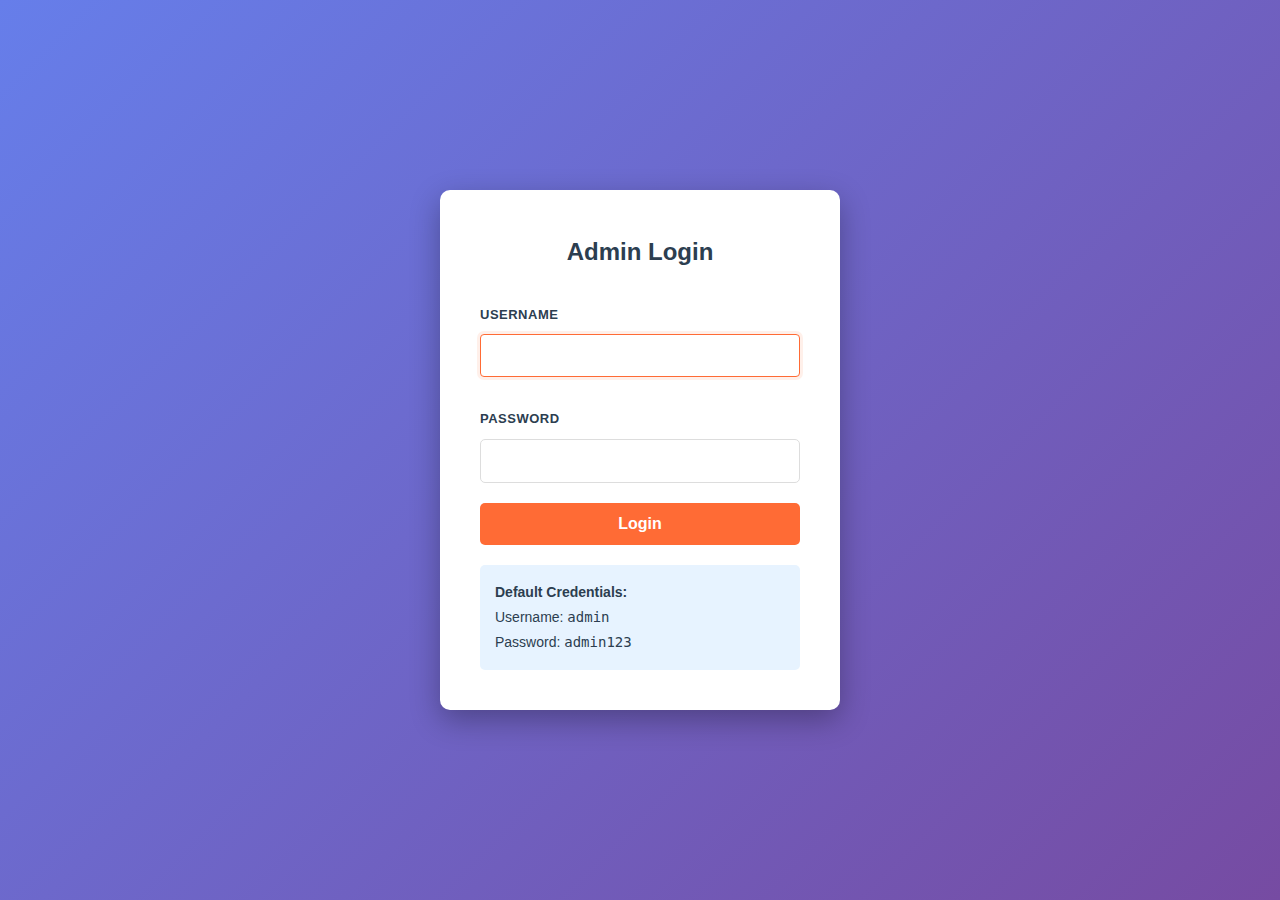
<file: admin/login.html>
<!DOCTYPE html>
<html lang="en">
<head>
    <meta charset="UTF-8">
    <meta name="viewport" content="width=device-width, initial-scale=1.0">
    <title>Admin Login - Tronixs Express</title>
    <link rel="stylesheet" href="/public/css/style.css">
    <style>
        .login-container {
            min-height: 100vh;
            display: flex;
            align-items: center;
            justify-content: center;
            background: linear-gradient(135deg, #667eea 0%, #764ba2 100%);
            padding: 20px;
        }
        .login-box {
            background: #fff;
            padding: 40px;
            border-radius: 10px;
            box-shadow: 0 10px 30px rgba(0,0,0,0.3);
            max-width: 400px;
            width: 100%;
        }
        .login-box h2 {
            text-align: center;
            margin-bottom: 30px;
            color: #2c3e50;
        }
        .form-group {
            margin-bottom: 20px;
        }
        .form-group label {
            display: block;
            margin-bottom: 8px;
            color: #2c3e50;
            font-weight: 600;
        }
        .form-group input {
            width: 100%;
            padding: 12px;
            border: 1px solid #ddd;
            border-radius: 5px;
            font-size: 16px;
            box-sizing: border-box;
        }
        .login-btn {
            width: 100%;
            padding: 12px;
            background: #ff6b35;
            color: #fff;
            border: none;
            border-radius: 5px;
            font-size: 16px;
            font-weight: 600;
            cursor: pointer;
        }
        .login-btn:hover {
            background: #e55a2b;
        }
        .default-credentials {
            margin-top: 20px;
            padding: 15px;
            background: #e7f3ff;
            border-radius: 5px;
            font-size: 14px;
            color: #2c3e50;
        }
    </style>
</head>
<body>
    <div class="login-container">
        <div class="login-box">
            <h2>Admin Login</h2>
            <form id="loginForm">
                <div class="form-group">
                    <label>Username</label>
                    <input type="text" name="username" id="username" required autofocus>
                </div>
                <div class="form-group">
                    <label>Password</label>
                    <input type="password" name="password" id="password" required>
                </div>
                <button type="submit" class="login-btn">Login</button>
            </form>
            <div class="default-credentials">
                <strong>Default Credentials:</strong><br>
                Username: <code>admin</code><br>
                Password: <code>admin123</code>
            </div>
        </div>
    </div>
    <script>
        // Check if already logged in, redirect to dashboard
        if (sessionStorage.getItem('adminAuthenticated') === 'true') {
            window.location.href = 'dashboard.html';
        }

        document.getElementById('loginForm').addEventListener('submit', function(e) {
            e.preventDefault();
            
            const username = document.getElementById('username').value.trim();
            const password = document.getElementById('password').value;
            
            // Validate credentials
            if (username === 'admin' && password === 'admin123') {
                // Set authentication flag in sessionStorage (works offline and online)
                sessionStorage.setItem('adminAuthenticated', 'true');
                sessionStorage.setItem('adminUsername', username);
                sessionStorage.setItem('adminLoginTime', new Date().getTime().toString());
                
                // Redirect to dashboard
                window.location.href = 'dashboard.html';
            } else {
                alert('Invalid username or password. Please try again.');
                document.getElementById('password').value = '';
                document.getElementById('username').focus();
            }
        });
    </script>
</body>
</html>
</file>
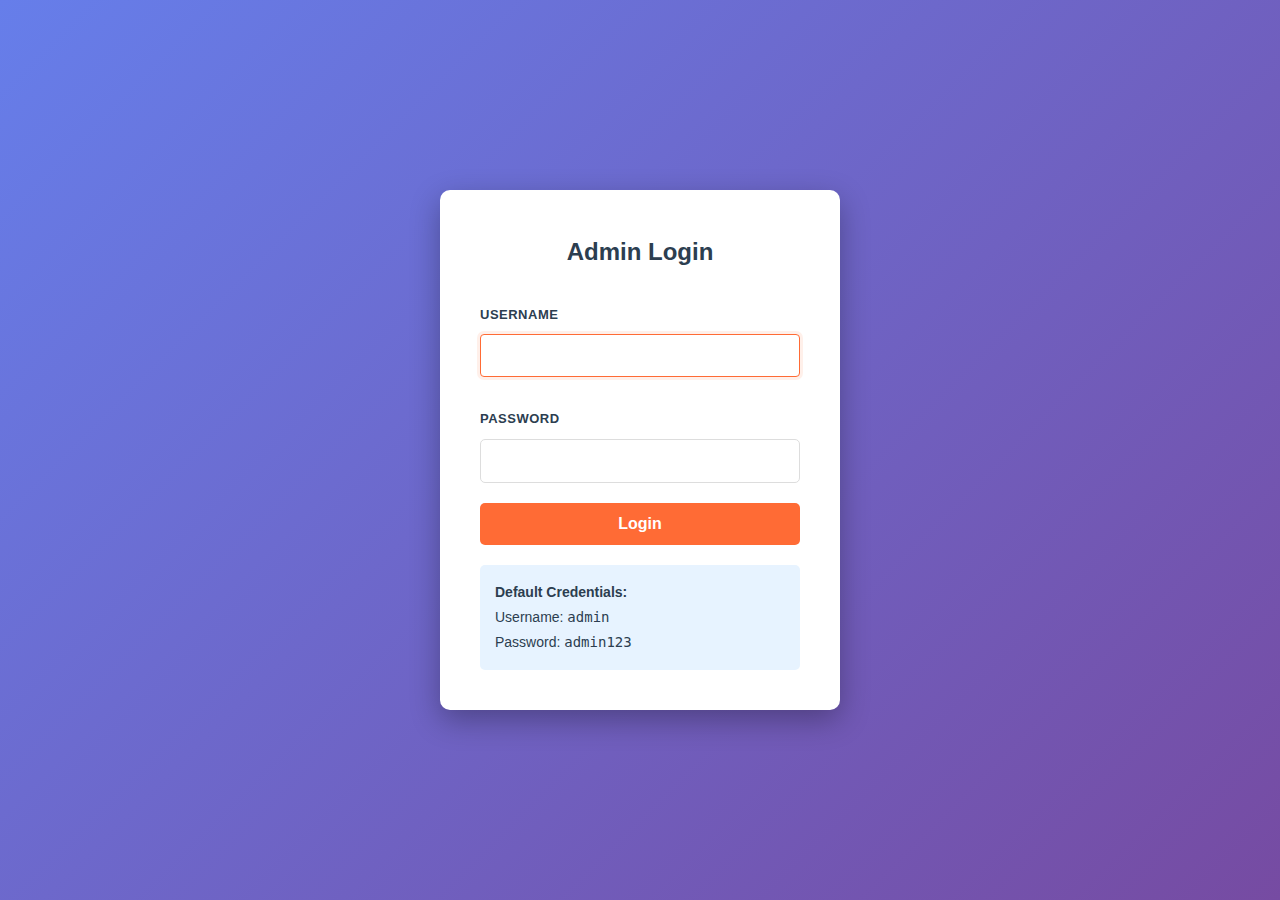
<file: admin/quotes.html>
<!DOCTYPE html>
<html lang="en">
<head>
    <meta charset="UTF-8">
    <meta name="viewport" content="width=device-width, initial-scale=1.0">
    <title>Quote Requests - Admin</title>
    <link rel="stylesheet" href="/public/css/style.css">
    <style>
        .admin-header {
            background: #2c3e50;
            color: #fff;
            padding: 20px 0;
            margin-bottom: 30px;
        }
        .admin-header .container {
            display: flex;
            justify-content: space-between;
            align-items: center;
            flex-wrap: wrap;
        }
        .admin-nav {
            display: flex;
            gap: 20px;
            flex-wrap: wrap;
        }
        .admin-nav a {
            color: #fff;
            text-decoration: none;
            padding: 8px 15px;
            border-radius: 5px;
            transition: background 0.3s;
        }
        .admin-nav a:hover,
        .admin-nav a.active {
            background: #ff6b35;
        }
        .table-container {
            background: #fff;
            padding: 30px;
            border-radius: 10px;
            box-shadow: 0 2px 10px rgba(0,0,0,0.1);
        }
        table {
            width: 100%;
            border-collapse: collapse;
        }
        th, td {
            padding: 12px;
            text-align: left;
            border-bottom: 1px solid #ddd;
        }
        th {
            background: #f8f9fa;
            font-weight: 600;
            color: #2c3e50;
        }
        tr:hover {
            background: #f8f9fa;
        }
    </style>
</head>
<body>
    <div class="admin-header">
        <div class="container">
            <h2>Admin Panel - Tronixs Express</h2>
            <div class="admin-nav">
                <a href="dashboard.html">Dashboard</a>
                <a href="shipments.html">Shipments</a>
                <a href="add-shipment.html">Add Shipment</a>
                <a href="quotes.html" class="active">Quotes</a>
                <a href="login.html" onclick="logout()">Logout</a>
            </div>
        </div>
    </div>

    <div class="container">
        <h1>Quote Requests</h1>
        
        <div class="table-container">
            <table>
                <thead>
                    <tr>
                        <th>Name</th>
                        <th>Email</th>
                        <th>Phone</th>
                        <th>Service Type</th>
                        <th>Origin</th>
                        <th>Destination</th>
                        <th>Weight</th>
                        <th>Dimensions</th>
                        <th>Created</th>
                    </tr>
                </thead>
                <tbody>
                    <tr>
                        <td>John Smith</td>
                        <td>john.smith@email.com</td>
                        <td>+1 (555) 123-4567</td>
                        <td>Air Freight</td>
                        <td>New York, USA</td>
                        <td>London, UK</td>
                        <td>50 kg</td>
                        <td>120x80x60 cm</td>
                        <td>Jan 15, 2024</td>
                    </tr>
                    <tr>
                        <td>Sarah Johnson</td>
                        <td>sarah.j@email.com</td>
                        <td>+1 (555) 234-5678</td>
                        <td>Ocean Freight</td>
                        <td>Los Angeles, USA</td>
                        <td>Shanghai, China</td>
                        <td>500 kg</td>
                        <td>200x150x100 cm</td>
                        <td>Jan 14, 2024</td>
                    </tr>
                    <tr>
                        <td>Michael Brown</td>
                        <td>m.brown@email.com</td>
                        <td>+1 (555) 345-6789</td>
                        <td>Road Freight</td>
                        <td>Chicago, USA</td>
                        <td>Toronto, Canada</td>
                        <td>200 kg</td>
                        <td>150x100x80 cm</td>
                        <td>Jan 13, 2024</td>
                    </tr>
                    <tr>
                        <td>Emily Davis</td>
                        <td>emily.d@email.com</td>
                        <td>+1 (555) 456-7890</td>
                        <td>Air Freight</td>
                        <td>Miami, USA</td>
                        <td>Mexico City, Mexico</td>
                        <td>25 kg</td>
                        <td>80x60x40 cm</td>
                        <td>Jan 12, 2024</td>
                    </tr>
                    <tr>
                        <td>David Wilson</td>
                        <td>d.wilson@email.com</td>
                        <td>+1 (555) 567-8901</td>
                        <td>Rail Freight</td>
                        <td>Seattle, USA</td>
                        <td>Vancouver, Canada</td>
                        <td>1000 kg</td>
                        <td>300x200x150 cm</td>
                        <td>Jan 11, 2024</td>
                    </tr>
                </tbody>
            </table>
        </div>
    </div>
    <script>
        // Authentication check - redirect to login if not authenticated
        (function() {
            if (sessionStorage.getItem('adminAuthenticated') !== 'true') {
                window.location.href = 'login.html';
            }
        })();

        // Logout function
        function logout() {
            sessionStorage.removeItem('adminAuthenticated');
            sessionStorage.removeItem('adminUsername');
            sessionStorage.removeItem('adminLoginTime');
            window.location.href = 'login.html';
        }

        // Handle logout link clicks
        document.addEventListener('DOMContentLoaded', function() {
            const logoutLink = document.querySelector('a[href="login.html"]');
            if (logoutLink && logoutLink.textContent.includes('Logout')) {
                logoutLink.addEventListener('click', function(e) {
                    e.preventDefault();
                    logout();
                });
            }
        });
    </script>
</body>
</html>
</file>
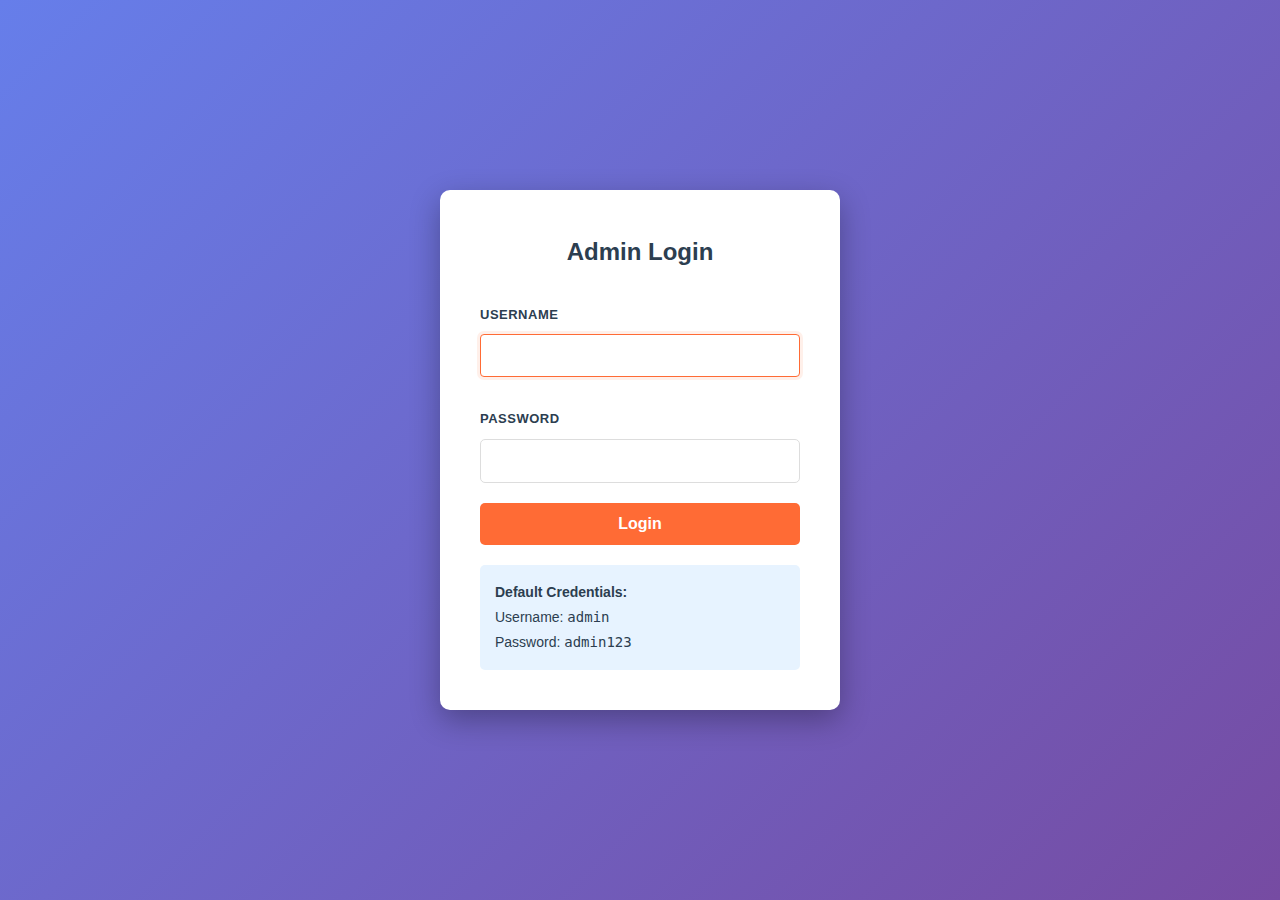
<file: admin/shipments.html>
<!DOCTYPE html>
<html lang="en">
<head>
    <meta charset="UTF-8">
    <meta name="viewport" content="width=device-width, initial-scale=1.0">
    <title>All Shipments - Admin</title>
    <link rel="stylesheet" href="/public/css/style.css">
    <style>
        .admin-header {
            background: #2c3e50;
            color: #fff;
            padding: 20px 0;
            margin-bottom: 30px;
        }
        .admin-header .container {
            display: flex;
            justify-content: space-between;
            align-items: center;
            flex-wrap: wrap;
        }
        .admin-nav {
            display: flex;
            gap: 20px;
            flex-wrap: wrap;
        }
        .admin-nav a {
            color: #fff;
            text-decoration: none;
            padding: 8px 15px;
            border-radius: 5px;
            transition: background 0.3s;
        }
        .admin-nav a:hover,
        .admin-nav a.active {
            background: #ff6b35;
        }
        .table-container {
            background: #fff;
            padding: 30px;
            border-radius: 10px;
            box-shadow: 0 2px 10px rgba(0,0,0,0.1);
        }
        table {
            width: 100%;
            border-collapse: collapse;
        }
        th, td {
            padding: 12px;
            text-align: left;
            border-bottom: 1px solid #ddd;
        }
        th {
            background: #f8f9fa;
            font-weight: 600;
            color: #2c3e50;
        }
        tr:hover {
            background: #f8f9fa;
        }
        .btn-small {
            padding: 6px 12px;
            font-size: 14px;
            border-radius: 4px;
            text-decoration: none;
            display: inline-block;
            margin-right: 5px;
        }
        .btn-edit {
            background: #3498db;
            color: #fff;
        }
        .btn-edit:hover {
            background: #2980b9;
        }
        .status-badge {
            padding: 4px 12px;
            border-radius: 12px;
            font-size: 12px;
            font-weight: 600;
        }
        .status-pending { background: #f39c12; color: #fff; }
        .status-processing { background: #3498db; color: #fff; }
        .status-in-transit { background: #3498db; color: #fff; }
        .status-out-for-delivery { background: #9b59b6; color: #fff; }
        .status-delivered { background: #27ae60; color: #fff; }
        .add-btn {
            display: inline-block;
            padding: 12px 24px;
            background: #ff6b35;
            color: #fff;
            text-decoration: none;
            border-radius: 5px;
            margin-bottom: 20px;
        }
        .add-btn:hover {
            background: #e55a2b;
        }
    </style>
</head>
<body>
    <div class="admin-header">
        <div class="container">
            <h2>Admin Panel - Tronixs Express</h2>
            <div class="admin-nav">
                <a href="dashboard.html">Dashboard</a>
                <a href="shipments.html" class="active">Shipments</a>
                <a href="add-shipment.html">Add Shipment</a>
                <a href="quotes.html">Quotes</a>
                <a href="login.html" onclick="logout()">Logout</a>
            </div>
        </div>
    </div>

    <div class="container">
        <h1>All Shipments</h1>
        <a href="add-shipment.html" class="add-btn">+ Add New Shipment</a>
        
        <div class="table-container">
            <table>
                <thead>
                    <tr>
                        <th>Tracking Number</th>
                        <th>Sender</th>
                        <th>Recipient</th>
                        <th>Status</th>
                        <th>Current Location</th>
                        <th>Origin</th>
                        <th>Destination</th>
                        <th>Service Type</th>
                        <th>Created</th>
                        <th>Actions</th>
                    </tr>
                </thead>
                <tbody>
                    <tr>
                        <td><strong>TRX123456789</strong></td>
                        <td>John Smith</td>
                        <td>Jane Doe</td>
                        <td>
                            <span class="status-badge status-in-transit">
                                In Transit
                            </span>
                        </td>
                        <td>London, UK</td>
                        <td>New York, USA</td>
                        <td>London, UK</td>
                        <td>Air Freight</td>
                        <td>Jan 15, 2024</td>
                        <td>
                            <a href="edit-shipment.html?id=1" class="btn-small btn-edit">Edit</a>
                        </td>
                    </tr>
                    <tr>
                        <td><strong>TRX987654321</strong></td>
                        <td>Michael Johnson</td>
                        <td>Sarah Williams</td>
                        <td>
                            <span class="status-badge status-pending">
                                Pending
                            </span>
                        </td>
                        <td>Los Angeles, USA</td>
                        <td>Los Angeles, USA</td>
                        <td>Tokyo, Japan</td>
                        <td>Ocean Freight</td>
                        <td>Jan 14, 2024</td>
                        <td>
                            <a href="edit-shipment.html?id=2" class="btn-small btn-edit">Edit</a>
                        </td>
                    </tr>
                    <tr>
                        <td><strong>TRX456789123</strong></td>
                        <td>David Brown</td>
                        <td>Emily Davis</td>
                        <td>
                            <span class="status-badge status-delivered">
                                Delivered
                            </span>
                        </td>
                        <td>Toronto, Canada</td>
                        <td>Chicago, USA</td>
                        <td>Toronto, Canada</td>
                        <td>Road Freight</td>
                        <td>Jan 13, 2024</td>
                        <td>
                            <a href="edit-shipment.html?id=3" class="btn-small btn-edit">Edit</a>
                        </td>
                    </tr>
                    <tr>
                        <td><strong>TRX789123456</strong></td>
                        <td>Robert Wilson</td>
                        <td>Lisa Anderson</td>
                        <td>
                            <span class="status-badge status-out-for-delivery">
                                Out for Delivery
                            </span>
                        </td>
                        <td>Mexico City, Mexico</td>
                        <td>Miami, USA</td>
                        <td>Mexico City, Mexico</td>
                        <td>Road Freight</td>
                        <td>Jan 12, 2024</td>
                        <td>
                            <a href="edit-shipment.html?id=4" class="btn-small btn-edit">Edit</a>
                        </td>
                    </tr>
                    <tr>
                        <td><strong>TRX321654987</strong></td>
                        <td>James Martinez</td>
                        <td>Amanda Taylor</td>
                        <td>
                            <span class="status-badge status-processing">
                                Processing
                            </span>
                        </td>
                        <td>Seattle, USA</td>
                        <td>Seattle, USA</td>
                        <td>Sydney, Australia</td>
                        <td>Air Freight</td>
                        <td>Jan 11, 2024</td>
                        <td>
                            <a href="edit-shipment.html?id=5" class="btn-small btn-edit">Edit</a>
                        </td>
                    </tr>
                </tbody>
            </table>
        </div>
    </div>
    <script>
        // Authentication check - redirect to login if not authenticated
        (function() {
            if (sessionStorage.getItem('adminAuthenticated') !== 'true') {
                window.location.href = 'login.html';
            }
        })();

        // Logout function
        function logout() {
            sessionStorage.removeItem('adminAuthenticated');
            sessionStorage.removeItem('adminUsername');
            sessionStorage.removeItem('adminLoginTime');
            window.location.href = 'login.html';
        }

        // Handle logout link clicks
        document.addEventListener('DOMContentLoaded', function() {
            const logoutLink = document.querySelector('a[href="login.html"]');
            if (logoutLink && logoutLink.textContent.includes('Logout')) {
                logoutLink.addEventListener('click', function(e) {
                    e.preventDefault();
                    logout();
                });
            }
        });
    </script>
</body>
</html>
</file>
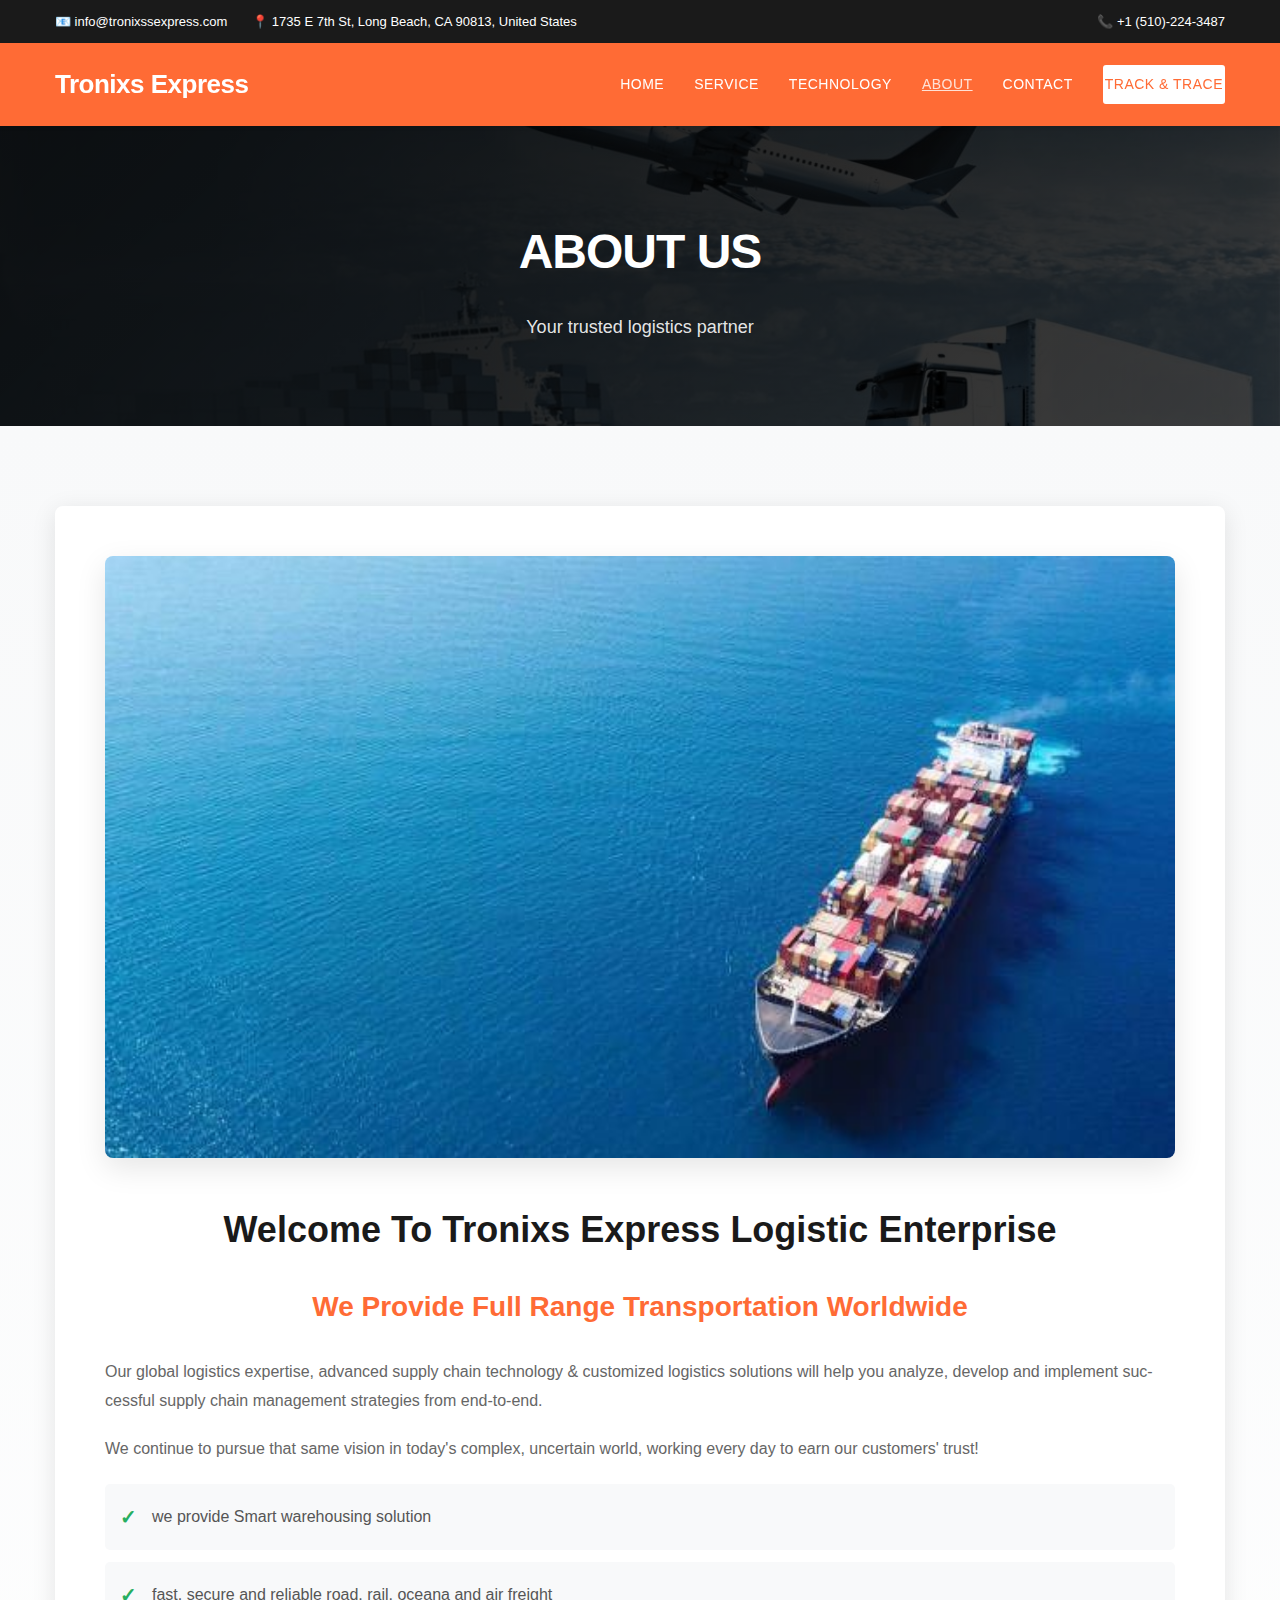
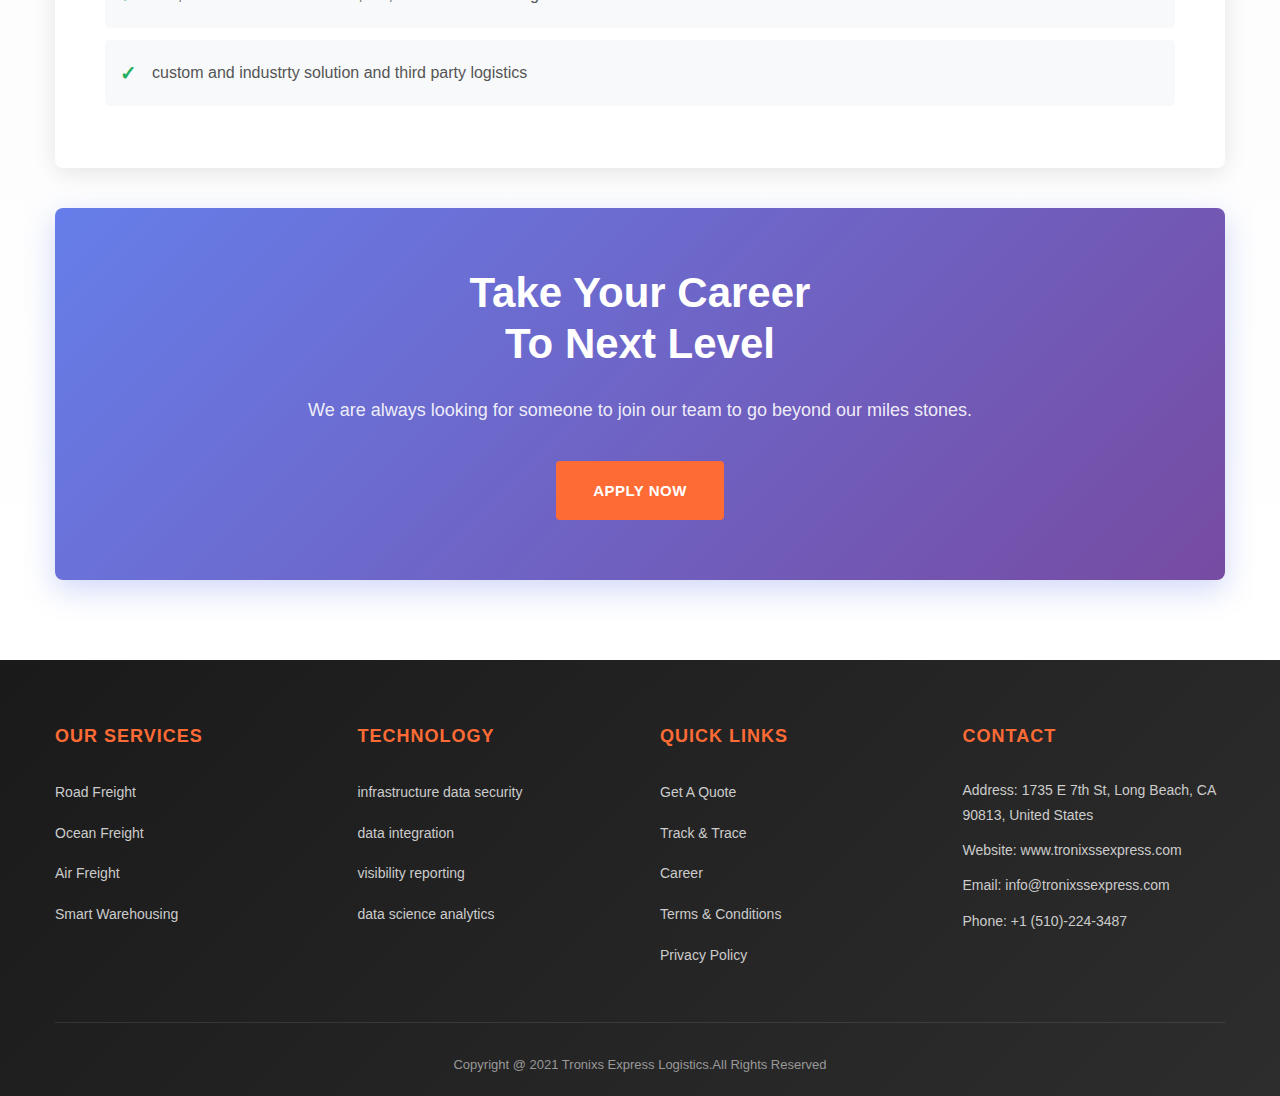
<file: public/about.html>
<!DOCTYPE html>
<html lang="en">
<head>
    <meta charset="UTF-8">
    <meta name="viewport" content="width=device-width, initial-scale=1.0">
    <title>About Us - Tronixs Express Logistics</title>
    <link rel="stylesheet" href="css/style.css">
</head>
<body>
    <!-- Top Bar -->
    <div class="top-bar">
        <div class="container">
            <div class="top-bar-content">
                <div class="contact-info">
                    <span>📧 info@tronixssexpress.com</span>
                    <span>📍 1735 E 7th St, Long Beach, CA 90813, United States</span>
                </div>
                <div class="phone-info">
                    <span>📞 +1 (510)-224-3487</span>
                </div>
            </div>
        </div>
    </div>

    <!-- Navigation -->
    <nav class="navbar">
        <div class="container">
            <div class="nav-brand">
                <h2>Tronixs Express</h2>
            </div>
            <button class="mobile-menu-toggle" aria-label="Toggle menu">
                <span></span>
                <span></span>
                <span></span>
            </button>
            <ul class="nav-menu">
                <li><a href="index.html">Home</a></li>
                <li class="dropdown">
                    <a href="services.html">Service</a>
                    <ul class="dropdown-menu">
                        <li><a href="services.html#road">Road Freight</a></li>
                        <li><a href="services.html#ocean">Ocean Freight</a></li>
                        <li><a href="services.html#air">Air Freight</a></li>
                        <li><a href="services.html#warehouse">Smart Warehousing</a></li>
                    </ul>
                </li>
                <li class="dropdown">
                    <a href="technology.html">Technology</a>
                    <ul class="dropdown-menu">
                        <li><a href="technology.html#infrastructure">infrastructure data security</a></li>
                        <li><a href="technology.html#integration">data integration</a></li>
                        <li><a href="technology.html#visibility">visibility reporting</a></li>
                        <li><a href="technology.html#analytics">data science analytics</a></li>
                    </ul>
                </li>
                <li><a href="about.html" class="active">About</a></li>
                <li><a href="contact.html">Contact</a></li>
                <li><a href="track.html" class="track-btn">Track & Trace</a></li>
            </ul>
        </div>
    </nav>

    <!-- Page Header -->
    <section class="page-header" style="background-image: url('images/banner23.jpg');">
        <div class="page-header-overlay"></div>
        <div class="container">
            <h1>About Us</h1>
            <p>Your trusted logistics partner</p>
        </div>
    </section>

    <!-- About Detail Page -->
    <section class="about-detail-page">
        <div class="container">
            <div class="about-content-card">
                <div class="about-image-wrapper">
                    <img src="images/about sea.jpg" alt="Tronixs Express Logistics">
                </div>
                <h2>Welcome To Tronixs Express Logistic Enterprise</h2>
                <h3>We Provide Full Range Transportation Worldwide</h3>
                <p>Our global logistics expertise, advanced supply chain technology & customized logistics solutions will help you analyze, develop and implement successful supply chain management strategies from end-to-end.</p>
                <p>We continue to pursue that same vision in today's complex, uncertain world, working every day to earn our customers' trust!</p>
                <div class="service-list-item">
                    <span class="check-icon">✓</span>
                    <span>we provide Smart warehousing solution</span>
                </div>
                <div class="service-list-item">
                    <span class="check-icon">✓</span>
                    <span>fast, secure and reliable road, rail, oceana and air freight</span>
                </div>
                <div class="service-list-item">
                    <span class="check-icon">✓</span>
                    <span>custom and industrty solution and third party logistics</span>
                </div>
            </div>

            <div class="career-section-card">
                <h2>Take Your Career<br>To Next Level</h2>
                <p>We are always looking for someone to join our team to go beyond our miles stones.</p>
                <a href="contact.html" class="btn-primary">Apply Now</a>
            </div>
        </div>
    </section>

    <!-- Footer -->
    <footer class="footer">
        <div class="container">
            <div class="footer-content">
                <div class="footer-section">
                    <h4>Our Services</h4>
                    <ul>
                        <li><a href="services.html#road">Road Freight</a></li>
                        <li><a href="services.html#ocean">Ocean Freight</a></li>
                        <li><a href="services.html#air">Air Freight</a></li>
                        <li><a href="services.html#warehouse">Smart Warehousing</a></li>
                    </ul>
                </div>
                <div class="footer-section">
                    <h4>Technology</h4>
                    <ul>
                        <li><a href="technology.html#infrastructure">infrastructure data security</a></li>
                        <li><a href="technology.html#integration">data integration</a></li>
                        <li><a href="technology.html#visibility">visibility reporting</a></li>
                        <li><a href="technology.html#analytics">data science analytics</a></li>
                    </ul>
                </div>
                <div class="footer-section">
                    <h4>Quick Links</h4>
                    <ul>
                        <li><a href="contact.html">Get A Quote</a></li>
                        <li><a href="track.html">Track & Trace</a></li>
                        <li><a href="about.html">Career</a></li>
                        <li><a href="#">Terms & Conditions</a></li>
                        <li><a href="#">Privacy Policy</a></li>
                    </ul>
                </div>
                <div class="footer-section">
                    <h4>Contact</h4>
                    <p>Address: 1735 E 7th St, Long Beach, CA 90813, United States</p>
                    <p>Website: www.tronixssexpress.com</p>
                    <p>Email: info@tronixssexpress.com</p>
                    <p>Phone: +1 (510)-224-3487</p>
                </div>
            </div>
            <div class="footer-bottom">
                <p>Copyright @ 2021 Tronixs Express Logistics.All Rights Reserved</p>
            </div>
        </div>
    </footer>

    <script src="js/main.js"></script>
</body>
</html>
</file>
<file: public/css/style.css>
/* ============================================
   Tronixs Express Logistics - Main Stylesheet
   Exact match to original website design
   ============================================ */

/* Scroll Animation Classes */
/* Elements are visible by default - animations are enhancement only */
.scroll-animate {
    opacity: 1 !important;
    transition: opacity 0.8s ease, transform 0.8s ease;
}

/* Only apply animation states if animations are enabled AND element hasn't been animated yet */
.animations-enabled .scroll-animate:not(.animated) {
    opacity: 0;
}

.animations-enabled .scroll-animate.fade-in:not(.animated) {
    opacity: 0;
    transform: translateY(30px);
}

.animations-enabled .scroll-animate.fade-in.animated {
    opacity: 1 !important;
    transform: translateY(0);
}

.animations-enabled .scroll-animate.slide-up:not(.animated) {
    opacity: 0;
    transform: translateY(50px);
}

.animations-enabled .scroll-animate.slide-up.animated {
    opacity: 1 !important;
    transform: translateY(0);
}

.animations-enabled .scroll-animate.slide-down:not(.animated) {
    opacity: 0;
    transform: translateY(-50px);
}

.animations-enabled .scroll-animate.slide-down.animated {
    opacity: 1 !important;
    transform: translateY(0);
}

.animations-enabled .scroll-animate.slide-left:not(.animated) {
    opacity: 0;
    transform: translateX(-50px);
}

.animations-enabled .scroll-animate.slide-left.animated {
    opacity: 1 !important;
    transform: translateX(0);
}

.animations-enabled .scroll-animate.slide-right:not(.animated) {
    opacity: 0;
    transform: translateX(50px);
}

.animations-enabled .scroll-animate.slide-right.animated {
    opacity: 1 !important;
    transform: translateX(0);
}

.animations-enabled .scroll-animate.zoom-in:not(.animated) {
    opacity: 0;
    transform: scale(0.8);
}

.animations-enabled .scroll-animate.zoom-in.animated {
    opacity: 1 !important;
    transform: scale(1);
}

/* Delay classes for staggered animations */
.scroll-animate.delay-1 {
    transition-delay: 0.1s;
}

.scroll-animate.delay-2 {
    transition-delay: 0.2s;
}

.scroll-animate.delay-3 {
    transition-delay: 0.3s;
}

.scroll-animate.delay-4 {
    transition-delay: 0.4s;
}

.scroll-animate.delay-5 {
    transition-delay: 0.5s;
}

/* Reset & Base */
* {
    margin: 0;
    padding: 0;
    box-sizing: border-box;
}

html {
    scroll-behavior: smooth;
}

body {
    font-family: 'Roboto', 'Open Sans', -apple-system, BlinkMacSystemFont, 'Segoe UI', Arial, sans-serif;
    font-size: 16px;
    line-height: 1.8;
    color: #333333;
    background-color: #ffffff;
    overflow-x: hidden;
    word-wrap: break-word;
    word-break: break-word;
    hyphens: auto;
}

.container {
    width: 100%;
    max-width: 1200px;
    margin: 0 auto;
    padding: 0 15px;
    box-sizing: border-box;
}

/* Ensure all images are responsive */
img {
    max-width: 100%;
    height: auto;
    display: block;
}

/* Images with specific object-fit should keep their settings */
.service-card img,
.welcome-image img {
    object-fit: cover;
}

/* Text wrapping for all text elements */
h1, h2, h3, h4, h5, h6, p, span, div, a, li, td, th {
    word-wrap: break-word;
    overflow-wrap: break-word;
    hyphens: auto;
    max-width: 100%;
}

/* Top Bar */
.top-bar {
    background-color: #1a1a1a;
    color: #ffffff;
    padding: 10px 0;
    font-size: 13px;
}

.top-bar-content {
    display: flex;
    justify-content: space-between;
    align-items: center;
    flex-wrap: wrap;
}

.contact-info {
    display: flex;
    gap: 25px;
    align-items: center;
}

.contact-info span,
.phone-info span {
    display: inline-flex;
    align-items: center;
    gap: 5px;
}

/* Navigation */
.navbar {
    background-color: #ff6b35;
    padding: 0;
    box-shadow: 0 2px 4px rgba(0,0,0,0.08);
    position: sticky;
    top: 0;
    z-index: 9999;
    width: 100%;
}

.navbar .container {
    display: flex;
    justify-content: space-between;
    align-items: center;
    padding: 18px 15px;
}

.nav-brand h2 {
    color: #ffffff;
    font-size: 26px;
    font-weight: 700;
    margin: 0;
    letter-spacing: -0.5px;
}

.nav-menu {
    display: flex;
    list-style: none;
    margin: 0;
    padding: 0;
    align-items: center;
    gap: 30px;
}

.nav-menu > li {
    position: relative;
}

.nav-menu a {
    color: #ffffff;
    text-decoration: none;
    font-size: 14px;
    font-weight: 500;
    text-transform: uppercase;
    letter-spacing: 0.5px;
    transition: all 0.3s ease;
    padding: 5px 0;
    display: block;
}

.nav-menu a:hover,
.nav-menu a.active {
    color: #ffffff;
    opacity: 0.8;
    text-decoration: underline;
}

.dropdown {
    position: relative;
}

.dropdown-menu {
    position: absolute;
    top: 100%;
    left: 0;
    background: #ffffff;
    min-width: 220px;
    padding: 10px 0;
    margin-top: 10px;
    box-shadow: 0 5px 15px rgba(0,0,0,0.1);
    opacity: 0;
    visibility: hidden;
    transform: translateY(-10px);
    transition: all 0.3s ease;
    list-style: none;
    z-index: 1000;
}

.dropdown:hover .dropdown-menu {
    opacity: 1;
    visibility: visible;
    transform: translateY(0);
}

.dropdown-menu li {
    padding: 0;
}

.dropdown-menu a {
    padding: 10px 20px;
    text-transform: capitalize;
    font-size: 13px;
    color: #666666;
    display: block;
    transition: all 0.3s ease;
}

.dropdown-menu a:hover {
    background-color: #f8f9fa;
    color: #ff6b35;
    padding-left: 25px;
}

.track-btn {
    background-color: #ffffff;
    color: #ff6b35 !important;
    padding: 8px 20px;
    border-radius: 3px;
    transition: all 0.3s ease;
    text-transform: uppercase;
    font-weight: 600;
    font-size: 13px;
    border: 2px solid #ffffff;
}

.track-btn:hover {
    background-color: rgba(255, 255, 255, 0.9);
    transform: translateY(-2px);
    box-shadow: 0 4px 8px rgba(0,0,0,0.2);
}

/* Mobile Menu Toggle Button */
.mobile-menu-toggle {
    display: none;
    flex-direction: column;
    justify-content: space-around;
    width: 30px;
    height: 30px;
    background: transparent;
    border: none;
    cursor: pointer;
    padding: 0;
    z-index: 10000;
    position: relative;
}

.mobile-menu-toggle span {
    width: 100%;
    height: 3px;
    background-color: #ffffff;
    border-radius: 3px;
    transition: all 0.3s ease;
    transform-origin: center;
}

.mobile-menu-toggle.active span:nth-child(1) {
    transform: rotate(45deg) translate(8px, 8px);
}

.mobile-menu-toggle.active span:nth-child(2) {
    opacity: 0;
}

.mobile-menu-toggle.active span:nth-child(3) {
    transform: rotate(-45deg) translate(8px, -8px);
}

/* Hero Slider */
.hero-slider {
    position: relative;
    min-height: 600px;
    overflow: hidden;
}

.hero-slide {
    position: absolute;
    top: 0;
    left: 0;
    width: 100%;
    min-height: 600px;
    display: flex;
    align-items: center;
    background-size: cover;
    background-position: center center;
    background-repeat: no-repeat;
    padding: 100px 0 200px;
    opacity: 0;
    visibility: hidden;
    transition: opacity 1s ease-in-out, visibility 1s ease-in-out;
}

.hero-slide.active {
    opacity: 1;
    visibility: visible;
    position: relative;
}

/* Background images are set via inline styles in HTML for easy customization */
/* Example: style="background-image: url('images/your-image.jpg');" */

.hero-overlay {
    position: absolute;
    top: 0;
    left: 0;
    right: 0;
    bottom: 0;
    background: linear-gradient(135deg, rgba(0,0,0,0.7) 0%, rgba(0,0,0,0.5) 100%);
    z-index: 1;
}

.hero-content {
    position: relative;
    z-index: 2;
    color: #ffffff;
    max-width: 700px;
}

.hero-content h1 {
    font-size: 56px;
    font-weight: 800;
    line-height: 1.2;
    margin-bottom: 25px;
    text-transform: uppercase;
    letter-spacing: -1px;
    word-wrap: break-word;
    overflow-wrap: break-word;
    max-width: 100%;
}

.hero-content p {
    font-size: 18px;
    line-height: 1.8;
    margin-bottom: 35px;
    color: rgba(255,255,255,0.9);
}

/* Slider Navigation Buttons */
.slider-nav {
    position: absolute;
    top: 50%;
    transform: translateY(-50%);
    width: 100%;
    display: flex;
    justify-content: space-between;
    padding: 0 20px;
    z-index: 15;
    pointer-events: none;
}

@media (max-width: 768px) {
    .slider-nav {
        padding: 0 10px;
        z-index: 15;
    }
}

.slider-btn {
    background: rgba(255, 255, 255, 0.2);
    border: 2px solid rgba(255, 255, 255, 0.5);
    color: #ffffff;
    width: 50px;
    height: 50px;
    border-radius: 50%;
    font-size: 30px;
    cursor: pointer;
    transition: all 0.3s ease;
    display: flex;
    align-items: center;
    justify-content: center;
    pointer-events: all;
    backdrop-filter: blur(5px);
    touch-action: manipulation;
    -webkit-tap-highlight-color: transparent;
    user-select: none;
    -webkit-user-select: none;
}

.slider-btn:hover {
    background: rgba(255, 107, 53, 0.8);
    border-color: #ff6b35;
    transform: scale(1.1);
}

.slider-btn.prev {
    left: 20px;
}

.slider-btn.next {
    right: 20px;
}

/* Slider Dots */
.slider-dots {
    position: absolute;
    bottom: 140px;
    left: 50%;
    transform: translateX(-50%);
    display: flex;
    gap: 10px;
    z-index: 15;
    pointer-events: none;
}

.slider-dots .dot {
    pointer-events: all;
}

@media (max-width: 768px) {
    .slider-dots {
        bottom: 180px;
    }
}

.dot {
    width: 12px;
    height: 12px;
    border-radius: 50%;
    background: rgba(255, 255, 255, 0.5);
    cursor: pointer;
    transition: all 0.3s ease;
    border: 2px solid rgba(255, 255, 255, 0.8);
    touch-action: manipulation;
    -webkit-tap-highlight-color: transparent;
    user-select: none;
    -webkit-user-select: none;
}

.dot.active,
.dot:hover {
    background: #ff6b35;
    border-color: #ff6b35;
    transform: scale(1.2);
}

/* Buttons */
.btn-primary {
    display: inline-block;
    background-color: #ff6b35;
    color: #ffffff;
    padding: 14px 35px;
    text-decoration: none;
    border-radius: 4px;
    font-weight: 600;
    font-size: 15px;
    text-transform: uppercase;
    letter-spacing: 0.5px;
    transition: all 0.3s ease;
    border: 2px solid #ff6b35;
    cursor: pointer;
}

.btn-primary:hover {
    background-color: transparent;
    color: #ff6b35;
    border-color: #ff6b35;
    transform: translateY(-2px);
    box-shadow: 0 5px 15px rgba(255,107,53,0.3);
}

.btn-secondary {
    display: inline-block;
    background-color: #3498db;
    color: #ffffff;
    padding: 14px 35px;
    text-decoration: none;
    border-radius: 4px;
    font-weight: 600;
    font-size: 15px;
    text-transform: uppercase;
    letter-spacing: 0.5px;
    transition: all 0.3s ease;
    border: 2px solid #3498db;
    cursor: pointer;
}

.btn-secondary:hover {
    background-color: transparent;
    color: #3498db;
    border-color: #3498db;
    transform: translateY(-2px);
}

.btn-link {
    color: #ff6b35;
    text-decoration: none;
    font-weight: 600;
    font-size: 14px;
    text-transform: uppercase;
    transition: all 0.3s ease;
    position: relative;
}

.btn-link:hover {
    color: #e55a2b;
    padding-left: 5px;
}

.btn-link::after {
    content: '→';
    margin-left: 5px;
    transition: all 0.3s ease;
}

.btn-link:hover::after {
    margin-left: 10px;
}

/* Track Form on Hero Banner */
.hero-track-form {
    position: absolute;
    bottom: 80px;
    left: 0;
    right: 0;
    z-index: 6;
    width: 100%;
    pointer-events: none;
}

.hero-track-form .container,
.hero-track-form form,
.hero-track-form input,
.hero-track-form button {
    pointer-events: all;
}

.hero-track-form .container {
    position: relative;
}

.hero-track-form h2 {
    font-size: 36px;
    font-weight: 700;
    margin-bottom: 25px;
    text-transform: uppercase;
    letter-spacing: 1px;
    color: #ffffff;
    text-align: center;
    text-shadow: 2px 2px 4px rgba(0,0,0,0.5);
}

.track-form-main {
    display: flex;
    justify-content: center;
    gap: 15px;
    max-width: 650px;
    margin: 0 auto;
    flex-wrap: wrap;
}

.track-form-main input {
    flex: 1;
    min-width: 250px;
    padding: 15px 20px;
    border: none;
    border-radius: 4px;
    font-size: 16px;
    background: rgba(255, 255, 255, 0.95);
    color: #333333;
    box-shadow: 0 4px 15px rgba(0,0,0,0.2);
}

.track-form-main input:focus {
    outline: none;
    box-shadow: 0 0 0 3px rgba(255,107,53,0.4), 0 4px 15px rgba(0,0,0,0.3);
    background: #ffffff;
}

.track-form-main button {
    padding: 15px 40px;
    white-space: nowrap;
    box-shadow: 0 4px 15px rgba(0,0,0,0.3);
}

.track-form-main button:hover {
    box-shadow: 0 6px 20px rgba(255,107,53,0.4);
}

/* Track Section Main (kept for backward compatibility if used elsewhere) */
.track-section-main {
    background: linear-gradient(135deg, #1a1a1a 0%, #2d2d2d 100%);
    color: #ffffff;
    padding: 50px 0;
    text-align: center;
}

.track-section-main h2 {
    font-size: 36px;
    font-weight: 700;
    margin-bottom: 25px;
    text-transform: uppercase;
    letter-spacing: 1px;
}

/* Features Banner */
.features-banner {
    background-color: #f8f9fa;
    padding: 60px 0;
}

.features-banner .container {
    display: grid;
    grid-template-columns: repeat(3, 1fr);
    gap: 30px;
}

.features-banner .feature-item {
    background: #ffffff;
    padding: 40px 30px;
    border-radius: 5px;
    text-align: center;
    box-shadow: 0 2px 10px rgba(0,0,0,0.05);
    transition: all 0.3s ease;
    border-top: 4px solid #ff6b35;
}

.features-banner .feature-item:hover {
    transform: translateY(-5px);
    box-shadow: 0 5px 20px rgba(0,0,0,0.1);
}

.features-banner .feature-item img {
    width: 70px;
    height: 70px;
    object-fit: contain;
    margin-bottom: 20px;
}

.features-banner .feature-item h3 {
    color: #1a1a1a;
    font-size: 18px;
    font-weight: 600;
    line-height: 1.5;
    margin: 0;
}

.features-banner .feature-item strong {
    color: #ff6b35;
    font-size: 28px;
    font-weight: 700;
}

/* Welcome Section */
.welcome-section {
    padding: 80px 0;
    background-color: #ffffff;
}

.welcome-content-wrapper {
    display: grid;
    grid-template-columns: 1fr 1fr;
    gap: 50px;
    align-items: center;
}

.welcome-image {
    width: 100%;
    opacity: 1 !important;
    transform: none !important;
    transition: none !important;
}

.welcome-image img {
    width: 100%;
    max-width: 100%;
    height: auto;
    border-radius: 8px;
    box-shadow: 0 10px 30px rgba(0,0,0,0.1);
    object-fit: cover;
    opacity: 1 !important;
    transform: none !important;
    transition: none !important;
}

.welcome-text {
    text-align: left;
    opacity: 1 !important;
    transform: none !important;
    transition: none !important;
}

.welcome-section h2 {
    font-size: 42px;
    font-weight: 700;
    margin-bottom: 15px;
    color: #1a1a1a;
    line-height: 1.3;
}

.welcome-section h3 {
    font-size: 32px;
    font-weight: 600;
    margin-bottom: 25px;
    color: #ff6b35;
    line-height: 1.3;
}

.welcome-section > .container > p {
    font-size: 16px;
    line-height: 1.8;
    margin-bottom: 30px;
    color: #666666;
}

.service-list {
    list-style: none;
    margin: 30px 0;
    padding: 0;
}

.service-list li {
    padding: 12px 0;
    padding-left: 30px;
    position: relative;
    color: #555555;
    font-size: 16px;
    line-height: 1.8;
}

.service-list li:before {
    content: "✓";
    position: absolute;
    left: 0;
    color: #27ae60;
    font-weight: bold;
    font-size: 20px;
}

.welcome-section .sub-text {
    margin-top: 25px;
    font-style: italic;
    color: #999999;
    font-size: 14px;
}

/* Services Section */
.services-section {
    padding: 80px 0;
    background: linear-gradient(to bottom, #f8f9fa 0%, #ffffff 100%);
}

.services-section > .container > h2 {
    text-align: center;
    font-size: 42px;
    font-weight: 700;
    margin-bottom: 50px;
    color: #1a1a1a;
    line-height: 1.3;
    word-wrap: break-word;
    overflow-wrap: break-word;
    max-width: 100%;
}

.services-grid {
    display: grid;
    grid-template-columns: repeat(2, 1fr);
    gap: 30px;
    margin-bottom: 40px;
}

.service-card {
    background: #ffffff;
    border-radius: 8px;
    overflow: hidden;
    box-shadow: 0 3px 15px rgba(0,0,0,0.08);
    transition: all 0.3s ease;
}

.service-card:hover {
    transform: translateY(-8px);
    box-shadow: 0 8px 25px rgba(0,0,0,0.15);
}

.service-card img {
    width: 100%;
    max-width: 100%;
    height: 220px;
    object-fit: cover;
    display: block;
}

.service-card h4 {
    font-size: 24px;
    font-weight: 700;
    margin: 25px 25px 15px;
    color: #1a1a1a;
}

.service-card p {
    margin: 0 25px 25px;
    color: #666666;
    line-height: 1.8;
    font-size: 15px;
}

.service-card .btn-link {
    margin: 0 25px 25px;
    display: inline-block;
}

.more-service {
    text-align: center;
    margin-top: 40px;
}

/* How It Works Section */
.how-it-works-section {
    padding: 80px 0;
    background-color: #ffffff;
}

.how-it-works-section > .container > h2 {
    text-align: center;
    font-size: 42px;
    font-weight: 700;
    margin-bottom: 15px;
    color: #1a1a1a;
}

.how-it-works-section > .container > h3 {
    text-align: center;
    font-size: 32px;
    font-weight: 600;
    margin-bottom: 50px;
    color: #ff6b35;
    line-height: 1.3;
}

.how-it-works-content {
    text-align: center;
}

.how-it-works-content h2 {
    font-size: 36px;
    font-weight: 700;
    margin-bottom: 10px;
    color: #1a1a1a;
}

.how-it-works-content h3 {
    font-size: 28px;
    font-weight: 600;
    margin-bottom: 20px;
    color: #ff6b35;
}

.how-it-works-content .subtitle {
    font-size: 16px;
    margin-bottom: 50px;
    color: #666666;
    line-height: 1.8;
}

.steps {
    display: grid;
    grid-template-columns: repeat(3, 1fr);
    gap: 50px;
    max-width: 1100px;
    margin: 50px auto;
}

.step {
    text-align: center;
    position: relative;
    padding-top: 20px;
}

.step img {
    width: 140px;
    height: 140px;
    object-fit: contain;
    margin: 0 auto 20px;
    display: block;
}

.step-number {
    width: 60px;
    height: 60px;
    background: #ff6b35;
    color: #ffffff;
    border-radius: 50%;
    display: flex;
    align-items: center;
    justify-content: center;
    font-size: 28px;
    font-weight: 700;
    position: absolute;
    top: 0;
    left: 50%;
    transform: translateX(-50%);
    z-index: 2;
    box-shadow: 0 4px 10px rgba(255,107,53,0.3);
}

.step h4 {
    font-size: 20px;
    font-weight: 600;
    color: #1a1a1a;
    margin-top: 10px;
}

.action-buttons {
    display: flex;
    gap: 20px;
    justify-content: center;
    margin-top: 50px;
    flex-wrap: wrap;
}

/* Quote Section */
.quote-section {
    padding: 80px 0;
    background: linear-gradient(135deg, #f8f9fa 0%, #e9ecef 100%);
}

.quote-section h2 {
    text-align: center;
    font-size: 42px;
    font-weight: 700;
    margin-bottom: 50px;
    color: #1a1a1a;
    text-transform: uppercase;
    letter-spacing: 1px;
}

.quote-form-main {
    max-width: 1100px;
    margin: 0 auto;
    background: #ffffff;
    padding: 50px;
    border-radius: 8px;
    box-shadow: 0 5px 25px rgba(0,0,0,0.1);
}

.form-row {
    display: grid;
    grid-template-columns: repeat(2, 1fr);
    gap: 25px;
    margin-bottom: 25px;
}

.form-group {
    display: flex;
    flex-direction: column;
}

.form-group label {
    margin-bottom: 12px;
    font-weight: 600;
    color: #1a1a1a;
    font-size: 13px;
    text-transform: uppercase;
    letter-spacing: 0.5px;
}

.form-group input[type="text"],
.form-group input[type="email"],
.form-group input[type="tel"],
.form-group select,
.form-group textarea {
    padding: 12px 15px;
    border: 1px solid #dddddd;
    border-radius: 4px;
    font-size: 15px;
    font-family: inherit;
    transition: all 0.3s ease;
    margin-bottom: 10px;
}

.form-group input:focus,
.form-group select:focus,
.form-group textarea:focus {
    outline: none;
    border-color: #ff6b35;
    box-shadow: 0 0 0 3px rgba(255,107,53,0.1);
}

.form-group input[type="checkbox"] {
    width: auto;
    margin-right: 8px;
    cursor: pointer;
}

.checkbox-group {
    display: grid;
    grid-template-columns: repeat(2, 1fr);
    gap: 12px;
}

.checkbox-group label {
    display: flex;
    align-items: center;
    font-weight: normal;
    cursor: pointer;
    font-size: 14px;
    text-transform: none;
    padding: 8px;
    border-radius: 4px;
    transition: all 0.3s ease;
}

.checkbox-group label:hover {
    background-color: #f8f9fa;
}

.quote-form-main button[type="submit"] {
    width: 100%;
    margin-top: 30px;
    padding: 16px;
    font-size: 16px;
    text-transform: uppercase;
    letter-spacing: 1px;
}

/* Career Section */
.career-section-main {
    background-size: cover;
    background-position: center center;
    background-repeat: no-repeat;
    position: relative;
    color: #ffffff;
    padding: 100px 0;
    text-align: center;
}

/* Background image is set via inline style in HTML for easy customization */
/* Example: style="background-image: url('images/career-bg.jpg');" */

.career-section-main::before {
    content: '';
    position: absolute;
    top: 0;
    left: 0;
    right: 0;
    bottom: 0;
    background: linear-gradient(135deg, rgba(0,0,0,0.75) 0%, rgba(0,0,0,0.6) 100%);
    z-index: 1;
}

.career-section-main .container {
    position: relative;
    z-index: 2;
}

.career-section-main h2 {
    font-size: 48px;
    font-weight: 800;
    margin-bottom: 25px;
    line-height: 1.2;
    text-transform: uppercase;
    letter-spacing: -1px;
}

.career-section-main p {
    font-size: 18px;
    margin-bottom: 40px;
    max-width: 750px;
    margin-left: auto;
    margin-right: auto;
    line-height: 1.8;
    color: rgba(255,255,255,0.9);
}

/* Why Choose Us Section */
.why-choose-section {
    padding: 80px 0;
    background-color: #ffffff;
}

.why-choose-section h2 {
    text-align: center;
    font-size: 42px;
    font-weight: 700;
    margin-bottom: 25px;
    color: #1a1a1a;
    text-transform: uppercase;
    letter-spacing: 1px;
}

.why-choose-section > .container > p {
    text-align: center;
    font-size: 16px;
    line-height: 1.8;
    margin-bottom: 60px;
    max-width: 950px;
    margin-left: auto;
    margin-right: auto;
    color: #666666;
}

.features-grid {
    display: grid;
    grid-template-columns: repeat(4, 1fr);
    gap: 30px;
}

.feature-box-item {
    background: #f8f9fa;
    padding: 35px 25px;
    border-radius: 8px;
    text-align: center;
    border-top: 4px solid #ff6b35;
    transition: all 0.3s ease;
}

.feature-box-item:hover {
    transform: translateY(-5px);
    box-shadow: 0 5px 20px rgba(0,0,0,0.1);
    background: #ffffff;
}

.feature-box-item img {
    width: 80px;
    height: 80px;
    object-fit: contain;
    margin-bottom: 20px;
}

.feature-box-item h4 {
    font-size: 20px;
    font-weight: 700;
    margin-bottom: 15px;
    color: #1a1a1a;
}

.feature-box-item p {
    color: #666666;
    line-height: 1.8;
    font-size: 14px;
    margin: 0;
}

/* Global Offices Section */
.global-offices-section {
    padding: 80px 0;
    background: linear-gradient(to bottom, #f8f9fa 0%, #ffffff 100%);
}

.global-offices-section h2 {
    text-align: center;
    font-size: 42px;
    font-weight: 700;
    margin-bottom: 60px;
    color: #1a1a1a;
    text-transform: uppercase;
    letter-spacing: 1px;
}

.offices-grid {
    display: grid;
    grid-template-columns: repeat(3, 1fr);
    gap: 30px;
}

.office-card {
    background: #ffffff;
    border-radius: 8px;
    overflow: hidden;
    box-shadow: 0 3px 15px rgba(0,0,0,0.08);
    transition: all 0.3s ease;
    border-left: 4px solid #ff6b35;
    padding: 30px 25px;
}

.office-card:hover {
    transform: translateY(-5px);
    box-shadow: 0 8px 25px rgba(0,0,0,0.15);
}

.office-card h4 {
    font-size: 22px;
    font-weight: 700;
    margin: 0 0 15px 0;
    color: #1a1a1a;
}

.office-card p {
    margin: 0 0 15px 0;
    color: #666666;
    line-height: 1.8;
    font-size: 14px;
}

.office-card p:last-child {
    margin-bottom: 0;
}

/* Footer */
.footer {
    background: linear-gradient(135deg, #1a1a1a 0%, #2d2d2d 100%);
    color: #ffffff;
    padding: 60px 0 20px;
}

.footer-content {
    display: grid;
    grid-template-columns: repeat(4, 1fr);
    gap: 40px;
    margin-bottom: 40px;
}

.footer-section h4 {
    margin-bottom: 25px;
    color: #ff6b35;
    font-size: 18px;
    font-weight: 700;
    text-transform: uppercase;
    letter-spacing: 1px;
}

.footer-section ul {
    list-style: none;
    padding: 0;
    margin: 0;
}

.footer-section ul li {
    margin-bottom: 12px;
}

.footer-section a {
    color: #cccccc;
    text-decoration: none;
    font-size: 14px;
    transition: all 0.3s ease;
    display: inline-block;
}

.footer-section a:hover {
    color: #ff6b35;
    padding-left: 5px;
}

.footer-section p {
    color: #cccccc;
    margin-bottom: 10px;
    font-size: 14px;
    line-height: 1.8;
}

.footer-bottom {
    text-align: center;
    padding-top: 30px;
    border-top: 1px solid rgba(255,255,255,0.1);
    color: #999999;
    font-size: 13px;
}

/* Message Styles */
.message {
    padding: 15px 20px;
    border-radius: 4px;
    margin-top: 20px;
    display: none;
    text-align: center;
    font-size: 14px;
}

.message.success {
    background: #d4edda;
    color: #155724;
    border: 1px solid #c3e6cb;
    display: block;
}

.message.error {
    background: #f8d7da;
    color: #721c24;
    border: 1px solid #f5c6cb;
    display: block;
}

/* Page Header */
.page-header {
    background: linear-gradient(135deg, #1a1a1a 0%, #2d2d2d 100%);
    background-size: cover;
    background-position: center center;
    background-repeat: no-repeat;
    color: #ffffff;
    padding: 80px 0;
    text-align: center;
    position: relative;
    overflow: hidden;
    min-height: 300px;
    display: flex;
    align-items: center;
}

.page-header::before {
    content: '';
    position: absolute;
    top: 0;
    left: 0;
    right: 0;
    bottom: 0;
    background: linear-gradient(135deg, rgba(0,0,0,0.7) 0%, rgba(0,0,0,0.5) 100%);
    z-index: 1;
}

.page-header-overlay {
    position: absolute;
    top: 0;
    left: 0;
    right: 0;
    bottom: 0;
    background: linear-gradient(135deg, rgba(0,0,0,0.7) 0%, rgba(0,0,0,0.5) 100%);
    z-index: 1;
}

.page-header .container {
    position: relative;
    z-index: 2;
}

.page-header h1 {
    font-size: 48px;
    font-weight: 800;
    margin-bottom: 15px;
    text-transform: uppercase;
    letter-spacing: -1px;
}

.page-header p {
    font-size: 18px;
    color: rgba(255,255,255,0.9);
}

/* Services Detail Page */
.services-detail-page {
    padding: 80px 0;
    background: linear-gradient(to bottom, #f8f9fa 0%, #ffffff 100%);
}

.service-card-large {
    background: #ffffff;
    padding: 50px;
    border-radius: 8px;
    box-shadow: 0 5px 25px rgba(0,0,0,0.1);
    margin-bottom: 50px;
    border-left: 5px solid #ff6b35;
}

.service-detail-image {
    width: 100%;
    max-height: 450px;
    object-fit: cover;
    border-radius: 8px;
    margin-bottom: 35px;
    box-shadow: 0 5px 20px rgba(0,0,0,0.1);
}

.service-card-large h2 {
    font-size: 36px;
    font-weight: 700;
    margin-bottom: 25px;
    color: #1a1a1a;
    text-align: center;
}

.service-card-large > p {
    font-size: 16px;
    line-height: 1.8;
    margin-bottom: 35px;
    color: #666666;
    text-align: center;
}

.service-features {
    display: grid;
    grid-template-columns: repeat(2, 1fr);
    gap: 20px;
    margin-bottom: 35px;
}

.feature-point {
    display: flex;
    align-items: center;
    gap: 15px;
    padding: 15px;
    background: #f8f9fa;
    border-radius: 5px;
    transition: all 0.3s ease;
}

.feature-point:hover {
    background: #ffffff;
    box-shadow: 0 2px 8px rgba(0,0,0,0.05);
}

.check-icon {
    color: #27ae60;
    font-weight: bold;
    font-size: 20px;
    flex-shrink: 0;
}

/* Technology Detail Page */
.technology-detail-page {
    padding: 80px 0;
    background: linear-gradient(to bottom, #f8f9fa 0%, #ffffff 100%);
}

.tech-card-large {
    background: #ffffff;
    padding: 50px;
    border-radius: 8px;
    box-shadow: 0 5px 25px rgba(0,0,0,0.1);
    margin-bottom: 50px;
    border-left: 5px solid #3498db;
}

.tech-detail-image {
    width: 100%;
    max-height: 350px;
    object-fit: cover;
    border-radius: 8px;
    margin-bottom: 35px;
    box-shadow: 0 5px 20px rgba(0,0,0,0.1);
}

.tech-card-large h2 {
    font-size: 32px;
    font-weight: 700;
    margin-bottom: 25px;
    color: #1a1a1a;
    text-align: center;
    text-transform: lowercase;
}

.tech-card-large > p {
    font-size: 16px;
    line-height: 1.8;
    margin-bottom: 35px;
    color: #666666;
    text-align: center;
}

.tech-features {
    display: grid;
    grid-template-columns: repeat(2, 1fr);
    gap: 20px;
}

/* About Detail Page */
.about-detail-page {
    padding: 80px 0;
    background: linear-gradient(to bottom, #f8f9fa 0%, #ffffff 100%);
}

.about-content-card {
    background: #ffffff;
    padding: 50px;
    border-radius: 8px;
    box-shadow: 0 5px 25px rgba(0,0,0,0.1);
    margin-bottom: 40px;
}

.about-image-wrapper {
    width: 100%;
    margin-bottom: 40px;
}

.about-image-wrapper img {
    width: 100%;
    height: auto;
    border-radius: 8px;
    box-shadow: 0 10px 30px rgba(0,0,0,0.1);
}

.about-content-card h2 {
    font-size: 36px;
    font-weight: 700;
    margin-bottom: 20px;
    color: #1a1a1a;
    text-align: center;
}

.about-content-card h3 {
    font-size: 28px;
    font-weight: 600;
    margin-bottom: 25px;
    color: #ff6b35;
    text-align: center;
}

.about-content-card p {
    font-size: 16px;
    line-height: 1.8;
    margin-bottom: 20px;
    color: #666666;
}

.service-list-item {
    display: flex;
    align-items: center;
    gap: 15px;
    padding: 15px;
    margin-bottom: 12px;
    background: #f8f9fa;
    border-radius: 5px;
    transition: all 0.3s ease;
}

.service-list-item:hover {
    background: #ffffff;
    box-shadow: 0 2px 8px rgba(0,0,0,0.05);
}

.service-list-item span:last-child {
    color: #555555;
    font-size: 16px;
}

.career-section-card {
    background: linear-gradient(135deg, #667eea 0%, #764ba2 100%);
    color: #ffffff;
    padding: 60px;
    border-radius: 8px;
    text-align: center;
    margin-top: 40px;
    box-shadow: 0 10px 30px rgba(102,126,234,0.3);
}

.career-section-card h2 {
    font-size: 42px;
    font-weight: 800;
    margin-bottom: 25px;
    color: #ffffff;
    line-height: 1.2;
}

.career-section-card p {
    font-size: 18px;
    margin-bottom: 35px;
    color: rgba(255,255,255,0.9);
    line-height: 1.8;
}

/* Contact Detail Page */
.contact-detail-page {
    padding: 80px 0;
    background: linear-gradient(to bottom, #f8f9fa 0%, #ffffff 100%);
}

.contact-info-section {
    margin-bottom: 50px;
}

.contact-info-section h2 {
    font-size: 42px;
    font-weight: 700;
    margin-bottom: 40px;
    color: #1a1a1a;
    text-align: center;
    text-transform: uppercase;
    letter-spacing: 1px;
}

.contact-info-card {
    background: #ffffff;
    padding: 50px;
    border-radius: 8px;
    box-shadow: 0 5px 25px rgba(0,0,0,0.1);
}

.contact-item-large {
    display: flex;
    align-items: center;
    gap: 25px;
    padding: 30px;
    margin-bottom: 25px;
    background: #f8f9fa;
    border-radius: 8px;
    border-left: 4px solid #ff6b35;
    transition: all 0.3s ease;
}

.contact-item-large:hover {
    background: #ffffff;
    box-shadow: 0 3px 15px rgba(0,0,0,0.1);
    transform: translateX(5px);
}

.contact-icon {
    font-size: 40px;
    width: 70px;
    height: 70px;
    display: flex;
    align-items: center;
    justify-content: center;
    background: #ffffff;
    border-radius: 50%;
    flex-shrink: 0;
    box-shadow: 0 3px 10px rgba(0,0,0,0.1);
}

.contact-item-large h4 {
    font-size: 22px;
    font-weight: 700;
    margin-bottom: 8px;
    color: #1a1a1a;
}

.contact-item-large p {
    color: #666666;
    font-size: 15px;
    margin: 0;
    line-height: 1.6;
}

.quote-form-section {
    background: #ffffff;
    padding: 50px;
    border-radius: 8px;
    box-shadow: 0 5px 25px rgba(0,0,0,0.1);
}

.quote-form-section h2 {
    font-size: 42px;
    font-weight: 700;
    margin-bottom: 40px;
    color: #1a1a1a;
    text-align: center;
    text-transform: uppercase;
    letter-spacing: 1px;
}

.quote-form-detailed {
    max-width: 100%;
}

.form-section {
    margin-bottom: 35px;
}

.section-label {
    display: block;
    margin-bottom: 15px;
    font-weight: 600;
    color: #1a1a1a;
    font-size: 13px;
    text-transform: uppercase;
    letter-spacing: 0.5px;
}

.quote-form-detailed .form-row {
    display: grid;
    grid-template-columns: repeat(3, 1fr);
    gap: 20px;
    margin-bottom: 20px;
}

.quote-form-detailed input,
.quote-form-detailed select,
.quote-form-detailed textarea {
    width: 100%;
    padding: 12px 15px;
    border: 1px solid #dddddd;
    border-radius: 4px;
    font-size: 15px;
    font-family: inherit;
    transition: all 0.3s ease;
}

.quote-form-detailed input:focus,
.quote-form-detailed select:focus,
.quote-form-detailed textarea:focus {
    outline: none;
    border-color: #ff6b35;
    box-shadow: 0 0 0 3px rgba(255,107,53,0.1);
}

.checkbox-group-detailed {
    display: grid;
    grid-template-columns: repeat(3, 1fr);
    gap: 15px;
}

.checkbox-group-detailed label {
    display: flex;
    align-items: center;
    font-weight: normal;
    cursor: pointer;
    padding: 12px;
    background: #f8f9fa;
    border-radius: 5px;
    transition: all 0.3s ease;
    font-size: 14px;
    text-transform: none;
}

.checkbox-group-detailed label:hover {
    background: #ffffff;
    box-shadow: 0 2px 8px rgba(0,0,0,0.05);
}

.checkbox-group-detailed input[type="checkbox"] {
    width: auto;
    margin-right: 10px;
}

/* Track Detail Page */
.track-detail-page {
    padding: 80px 0;
    background: linear-gradient(to bottom, #f8f9fa 0%, #ffffff 100%);
}

.track-form-wrapper {
    background: #ffffff;
    padding: 50px;
    border-radius: 8px;
    box-shadow: 0 5px 25px rgba(0,0,0,0.1);
    margin-bottom: 50px;
    text-align: center;
}

.track-form-wrapper h2 {
    font-size: 42px;
    font-weight: 700;
    margin-bottom: 40px;
    color: #1a1a1a;
    text-transform: uppercase;
    letter-spacing: 1px;
}

.track-form-detailed {
    max-width: 750px;
    margin: 0 auto;
}

.track-input-group {
    display: flex;
    gap: 15px;
}

.track-input-group input {
    flex: 1;
    padding: 16px 20px;
    border: 2px solid #dddddd;
    border-radius: 4px;
    font-size: 16px;
    transition: all 0.3s ease;
}

.track-input-group input:focus {
    outline: none;
    border-color: #ff6b35;
    box-shadow: 0 0 0 3px rgba(255,107,53,0.1);
}

.track-input-group button {
    padding: 16px 45px;
    white-space: nowrap;
    text-transform: uppercase;
    letter-spacing: 1px;
}

.tracking-results-detailed {
    max-width: 1100px;
    margin: 0 auto;
}

.shipment-info-card,
.tracking-history-card {
    background: #ffffff;
    padding: 50px;
    border-radius: 8px;
    box-shadow: 0 5px 25px rgba(0,0,0,0.1);
    margin-bottom: 40px;
}

.shipment-info-card h3,
.tracking-history-card h3 {
    font-size: 32px;
    font-weight: 700;
    margin-bottom: 30px;
    color: #1a1a1a;
    border-bottom: 3px solid #ff6b35;
    padding-bottom: 15px;
    text-transform: uppercase;
    letter-spacing: 1px;
}

.info-grid-detailed {
    display: grid;
    grid-template-columns: repeat(2, 1fr);
    gap: 25px;
}

.info-item-detailed {
    padding: 25px;
    background: #f8f9fa;
    border-radius: 8px;
    border-left: 4px solid #3498db;
    transition: all 0.3s ease;
}

.info-item-detailed:hover {
    background: #ffffff;
    box-shadow: 0 3px 15px rgba(0,0,0,0.1);
}

.info-item-detailed.full-width {
    grid-column: 1 / -1;
}

.tracking-number-display {
    font-size: 24px;
    font-weight: 700;
    color: #ff6b35;
    letter-spacing: 1px;
}

.special-badge {
    display: inline-block;
    padding: 6px 12px;
    background: #3498db;
    color: #ffffff;
    border-radius: 4px;
    font-size: 12px;
    font-weight: 600;
    text-transform: uppercase;
}

.special-badge.warning {
    background: #e74c3c;
}

.status-badge.processing {
    background: #3498db;
    color: #fff;
}

.status-badge.out-for-delivery {
    background: #9b59b6;
    color: #fff;
}

.history-item-detailed {
    padding: 25px;
    background: #f8f9fa;
    border-radius: 8px;
    margin-bottom: 20px;
    border-left: 4px solid #3498db;
    transition: all 0.3s ease;
}

.history-item-detailed.latest {
    background: #e7f3ff;
    border-left-color: #ff6b35;
    box-shadow: 0 3px 10px rgba(255,107,53,0.2);
}

.history-item-detailed:hover {
    transform: translateX(5px);
    box-shadow: 0 5px 15px rgba(0,0,0,0.1);
}

.history-status {
    margin-bottom: 15px;
}

.history-location,
.history-notes,
.history-timestamp {
    margin-bottom: 10px;
    color: #666666;
    line-height: 1.6;
}

.history-location strong,
.history-notes strong,
.history-timestamp strong {
    color: #1a1a1a;
    margin-right: 8px;
}

.no-history {
    text-align: center;
    padding: 40px;
    color: #999999;
    font-style: italic;
}

.info-item-detailed strong {
    display: block;
    margin-bottom: 10px;
    color: #1a1a1a;
    font-size: 13px;
    text-transform: uppercase;
    letter-spacing: 0.5px;
    font-weight: 600;
}

.info-item-detailed span {
    color: #555555;
    font-size: 16px;
}

.status-badge {
    display: inline-block;
    padding: 6px 18px;
    background: #ff6b35;
    color: #ffffff;
    border-radius: 20px;
    font-weight: 600;
    font-size: 13px;
    text-transform: uppercase;
    letter-spacing: 0.5px;
}

.history-list-detailed {
    display: flex;
    flex-direction: column;
    gap: 20px;
}

.history-item {
    background: #f8f9fa;
    padding: 25px;
    border-radius: 8px;
    border-left: 4px solid #27ae60;
    position: relative;
    transition: all 0.3s ease;
}

.history-item:hover {
    background: #ffffff;
    box-shadow: 0 3px 15px rgba(0,0,0,0.1);
    transform: translateX(5px);
}

.history-item .status {
    font-weight: 700;
    color: #27ae60;
    margin-bottom: 10px;
    font-size: 18px;
    text-transform: uppercase;
    letter-spacing: 0.5px;
}

.history-item .location {
    color: #555555;
    margin-bottom: 10px;
    font-size: 16px;
}

.history-item .notes {
    color: #888888;
    margin-bottom: 10px;
    font-size: 14px;
    font-style: italic;
}

.history-item .timestamp {
    color: #aaaaaa;
    font-size: 12px;
    text-transform: uppercase;
    letter-spacing: 0.5px;
}

/* Responsive Design */
@media (max-width: 1024px) {
    .container {
        max-width: 960px;
    }
    
    .features-grid {
        grid-template-columns: repeat(2, 1fr);
    }
    
    .offices-grid {
        grid-template-columns: repeat(2, 1fr);
    }
    
    .footer-content {
        grid-template-columns: repeat(2, 1fr);
    }
}

@media (max-width: 768px) {
    /* Ensure all content fits on mobile */
    body {
        font-size: 14px;
        line-height: 1.6;
    }
    
    .container {
        padding: 0 10px;
        max-width: 100%;
    }
    
    /* Text wrapping for mobile */
    h1, h2, h3, h4, h5, h6 {
        word-wrap: break-word;
        overflow-wrap: break-word;
        hyphens: auto;
        max-width: 100%;
        font-size: clamp(20px, 6vw, 36px);
    }
    
    p, span, div, a, li, td, th {
        word-wrap: break-word;
        overflow-wrap: break-word;
        max-width: 100%;
    }
    
    /* Images on mobile */
    img {
        max-width: 100% !important;
        height: auto !important;
        display: block;
    }
    
    .top-bar {
        display: none;
    }

    .top-bar-content {
        flex-direction: column;
        gap: 10px;
        text-align: center;
    }

    /* Mobile Menu Toggle Button */
    .mobile-menu-toggle {
        display: flex;
    }

    .nav-menu {
        position: fixed;
        top: 0;
        right: -100%;
        width: 80%;
        max-width: 300px;
        height: 100vh;
        background: #ffffff;
        flex-direction: column;
        gap: 0;
        padding: 80px 20px 20px;
        box-shadow: -5px 0 15px rgba(0,0,0,0.1);
        transition: right 0.3s ease;
        z-index: 9998;
        overflow-y: auto;
        align-items: stretch;
    }

    .nav-menu.active {
        right: 0;
    }

    .nav-menu > li {
        width: 100%;
        border-bottom: 1px solid #f0f0f0;
    }

    .nav-menu > li:last-child {
        border-bottom: none;
    }

    .nav-menu a {
        padding: 15px 0;
        width: 100%;
        display: block;
        color: #1a1a1a;
    }

    .nav-menu a:hover,
    .nav-menu a.active {
        color: #ff6b35;
        opacity: 1;
    }

    .dropdown-menu {
        position: static;
        opacity: 1;
        visibility: visible;
        transform: none;
        box-shadow: none;
        background: #f8f9fa;
        margin: 0;
        padding: 0;
        max-height: 0;
        overflow: hidden;
        transition: max-height 0.3s ease;
    }

    .dropdown.active .dropdown-menu {
        max-height: 500px;
        padding: 10px 0;
    }

    .dropdown-menu li {
        padding: 0;
    }

    .dropdown-menu a {
        padding: 12px 20px;
        padding-left: 30px;
    }

    .navbar .container {
        position: relative;
    }

    /* Overlay when menu is open */
    body.menu-open::after {
        content: '';
        position: fixed;
        top: 0;
        left: 0;
        width: 100%;
        height: 100%;
        background: rgba(0,0,0,0.5);
        z-index: 9997;
        animation: fadeIn 0.3s ease;
    }

    @keyframes fadeIn {
        from { opacity: 0; }
        to { opacity: 1; }
    }

    .hero-content h1 {
        font-size: clamp(24px, 8vw, 36px);
        word-wrap: break-word;
        overflow-wrap: break-word;
        line-height: 1.3;
    }
    
    .hero-content p {
        font-size: clamp(14px, 4vw, 18px);
        word-wrap: break-word;
        overflow-wrap: break-word;
    }
    
    h2, h3 {
        font-size: clamp(20px, 6vw, 32px);
        word-wrap: break-word;
        overflow-wrap: break-word;
        max-width: 100%;
        line-height: 1.3;
    }
    
    h4 {
        font-size: clamp(18px, 5vw, 24px);
        word-wrap: break-word;
        overflow-wrap: break-word;
    }
    
    p {
        font-size: clamp(14px, 4vw, 16px);
        word-wrap: break-word;
        overflow-wrap: break-word;
        max-width: 100%;
    }
    
    img {
        max-width: 100% !important;
        height: auto !important;
        object-fit: contain;
    }
    
    /* Service cards on mobile */
    .service-card {
        max-width: 100%;
        overflow: hidden;
    }
    
    .service-card img {
        width: 100%;
        max-width: 100%;
        height: auto;
        min-height: 180px;
        object-fit: cover;
    }
    
    .service-card p {
        word-wrap: break-word;
        overflow-wrap: break-word;
        max-width: 100%;
    }

    .features-banner .container {
        grid-template-columns: 1fr;
    }

    .welcome-content-wrapper {
        grid-template-columns: 1fr;
    }

    .welcome-text {
        text-align: center;
    }
    
    /* Ensure welcome section is completely static on mobile */
    .welcome-section .welcome-image,
    .welcome-section .welcome-text {
        opacity: 1 !important;
        transform: none !important;
        transition: none !important;
        animation: none !important;
    }
    
    .welcome-section .welcome-image img {
        opacity: 1 !important;
        transform: none !important;
        transition: none !important;
        animation: none !important;
    }

    .services-grid {
        grid-template-columns: 1fr;
    }

    .steps {
        grid-template-columns: 1fr;
    }

    .form-row {
        grid-template-columns: 1fr;
    }

    .features-grid {
        grid-template-columns: repeat(2, 1fr);
    }

    .offices-grid {
        grid-template-columns: 1fr;
    }

    .footer-content {
        grid-template-columns: 1fr;
    }

    .action-buttons {
        flex-direction: column;
    }

    .checkbox-group {
        grid-template-columns: 1fr;
    }

    .service-features,
    .tech-features {
        grid-template-columns: 1fr;
    }

    .quote-form-detailed .form-row {
        grid-template-columns: 1fr;
    }

    .checkbox-group-detailed {
        grid-template-columns: 1fr;
    }

    .info-grid-detailed {
        grid-template-columns: 1fr;
    }

    .track-input-group {
        flex-direction: column;
    }

    .contact-item-large {
        flex-direction: column;
        text-align: center;
    }
}

@media (max-width: 480px) {
    /* Extra small mobile devices */
    body {
        font-size: 13px;
        line-height: 1.5;
    }
    
    .container {
        padding: 0 8px;
        max-width: 100%;
    }
    
    .hero-slider {
        min-height: 500px;
    }

    .hero-slide {
        min-height: 500px;
        padding: 60px 0 180px;
    }

    .hero-content h1 {
        font-size: clamp(20px, 7vw, 28px);
        word-wrap: break-word;
        overflow-wrap: break-word;
        line-height: 1.2;
    }
    
    .hero-content p {
        font-size: clamp(12px, 3.5vw, 16px);
        word-wrap: break-word;
        overflow-wrap: break-word;
    }
    
    h2, h3 {
        font-size: clamp(18px, 5.5vw, 28px);
        word-wrap: break-word;
        overflow-wrap: break-word;
        line-height: 1.3;
    }
    
    h4 {
        font-size: clamp(16px, 4.5vw, 20px);
        word-wrap: break-word;
        overflow-wrap: break-word;
    }
    
    p {
        font-size: clamp(13px, 3.5vw, 15px);
        word-wrap: break-word;
        overflow-wrap: break-word;
    }
    
    img {
        max-width: 100% !important;
        height: auto !important;
        object-fit: contain;
    }
    
    /* Ensure all containers fit */
    .service-card,
    .feature-item,
    .office-card,
    .feature-box-item,
    .welcome-image,
    .welcome-text {
        max-width: 100%;
        overflow: hidden;
        word-wrap: break-word;
        opacity: 1 !important;
        transform: none !important;
        transition: none !important;
        animation: none !important;
    }
    
    .welcome-section .welcome-image,
    .welcome-section .welcome-text {
        opacity: 1 !important;
        transform: none !important;
        transition: none !important;
        animation: none !important;
    }
    
    .service-card img,
    .welcome-image img,
    .feature-item img {
        width: 100%;
        max-width: 100%;
        height: auto;
        object-fit: cover;
    }
    
    p, span, div, a, li {
        word-wrap: break-word;
        overflow-wrap: break-word;
        max-width: 100%;
        hyphens: auto;
    }
    
    /* Form elements */
    input, textarea, select, button {
        max-width: 100%;
        box-sizing: border-box;
        font-size: 14px;
    }
    
    /* Buttons */
    .btn-primary,
    .btn-secondary {
        width: 100%;
        max-width: 100%;
        padding: 12px 20px;
        font-size: 13px;
    }

    .hero-track-form {
        bottom: 20px;
    }

    .hero-track-form h2 {
        font-size: clamp(18px, 5vw, 24px);
        margin-bottom: 15px;
        word-wrap: break-word;
        overflow-wrap: break-word;
    }

    .track-form-main {
        flex-direction: column;
        gap: 10px;
        padding: 0 15px;
    }

    .track-form-main input {
        min-width: 100%;
        width: 100%;
    }

    .track-form-main button {
        width: 100%;
    }

    .slider-btn {
        width: 40px;
        height: 40px;
        font-size: 24px;
        min-width: 40px;
        min-height: 40px;
        touch-action: manipulation;
        -webkit-tap-highlight-color: transparent;
    }

    .slider-dots {
        bottom: 20px;
    }

    .dot {
        width: 14px;
        height: 14px;
        min-width: 14px;
        min-height: 14px;
        touch-action: manipulation;
        -webkit-tap-highlight-color: transparent;
    }

    .features-grid {
        grid-template-columns: 1fr;
    }

    .footer-content {
        grid-template-columns: 1fr;
    }

    .page-header h1 {
        font-size: 32px;
    }
}
</file>
